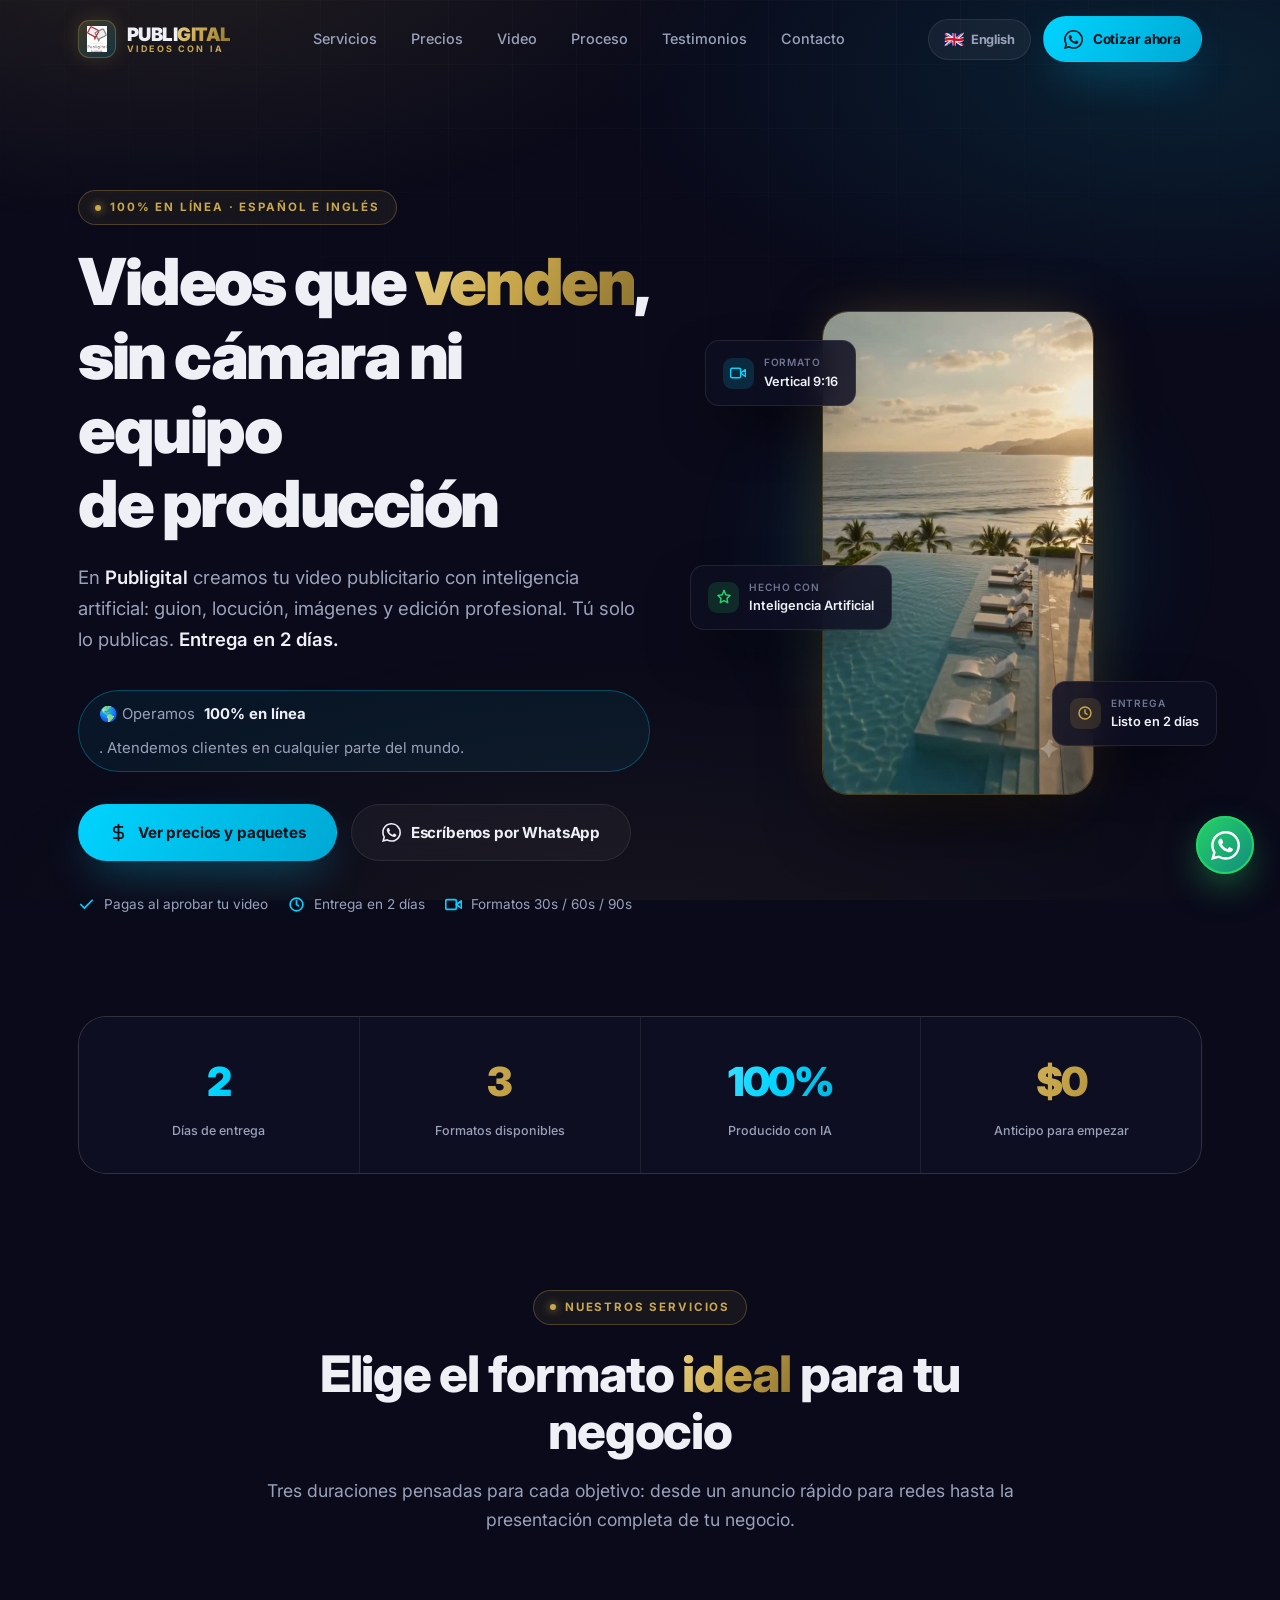
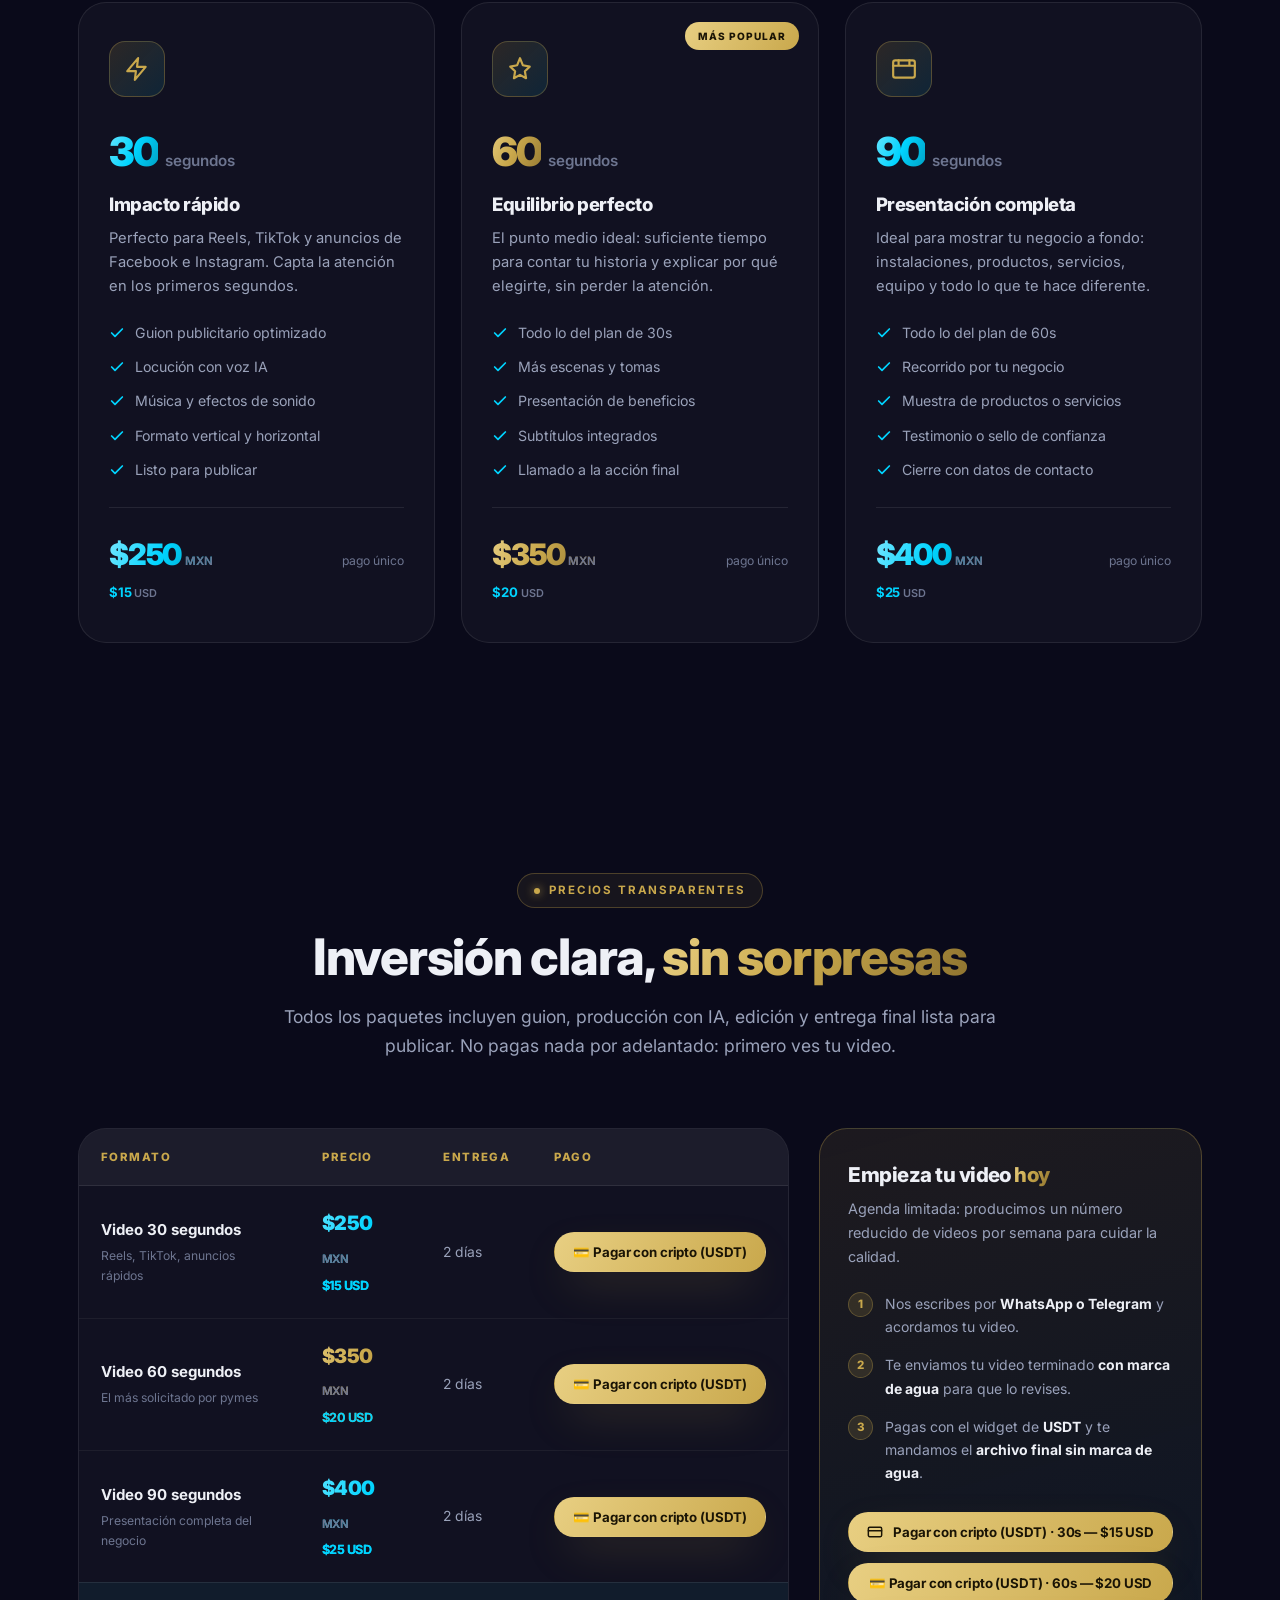
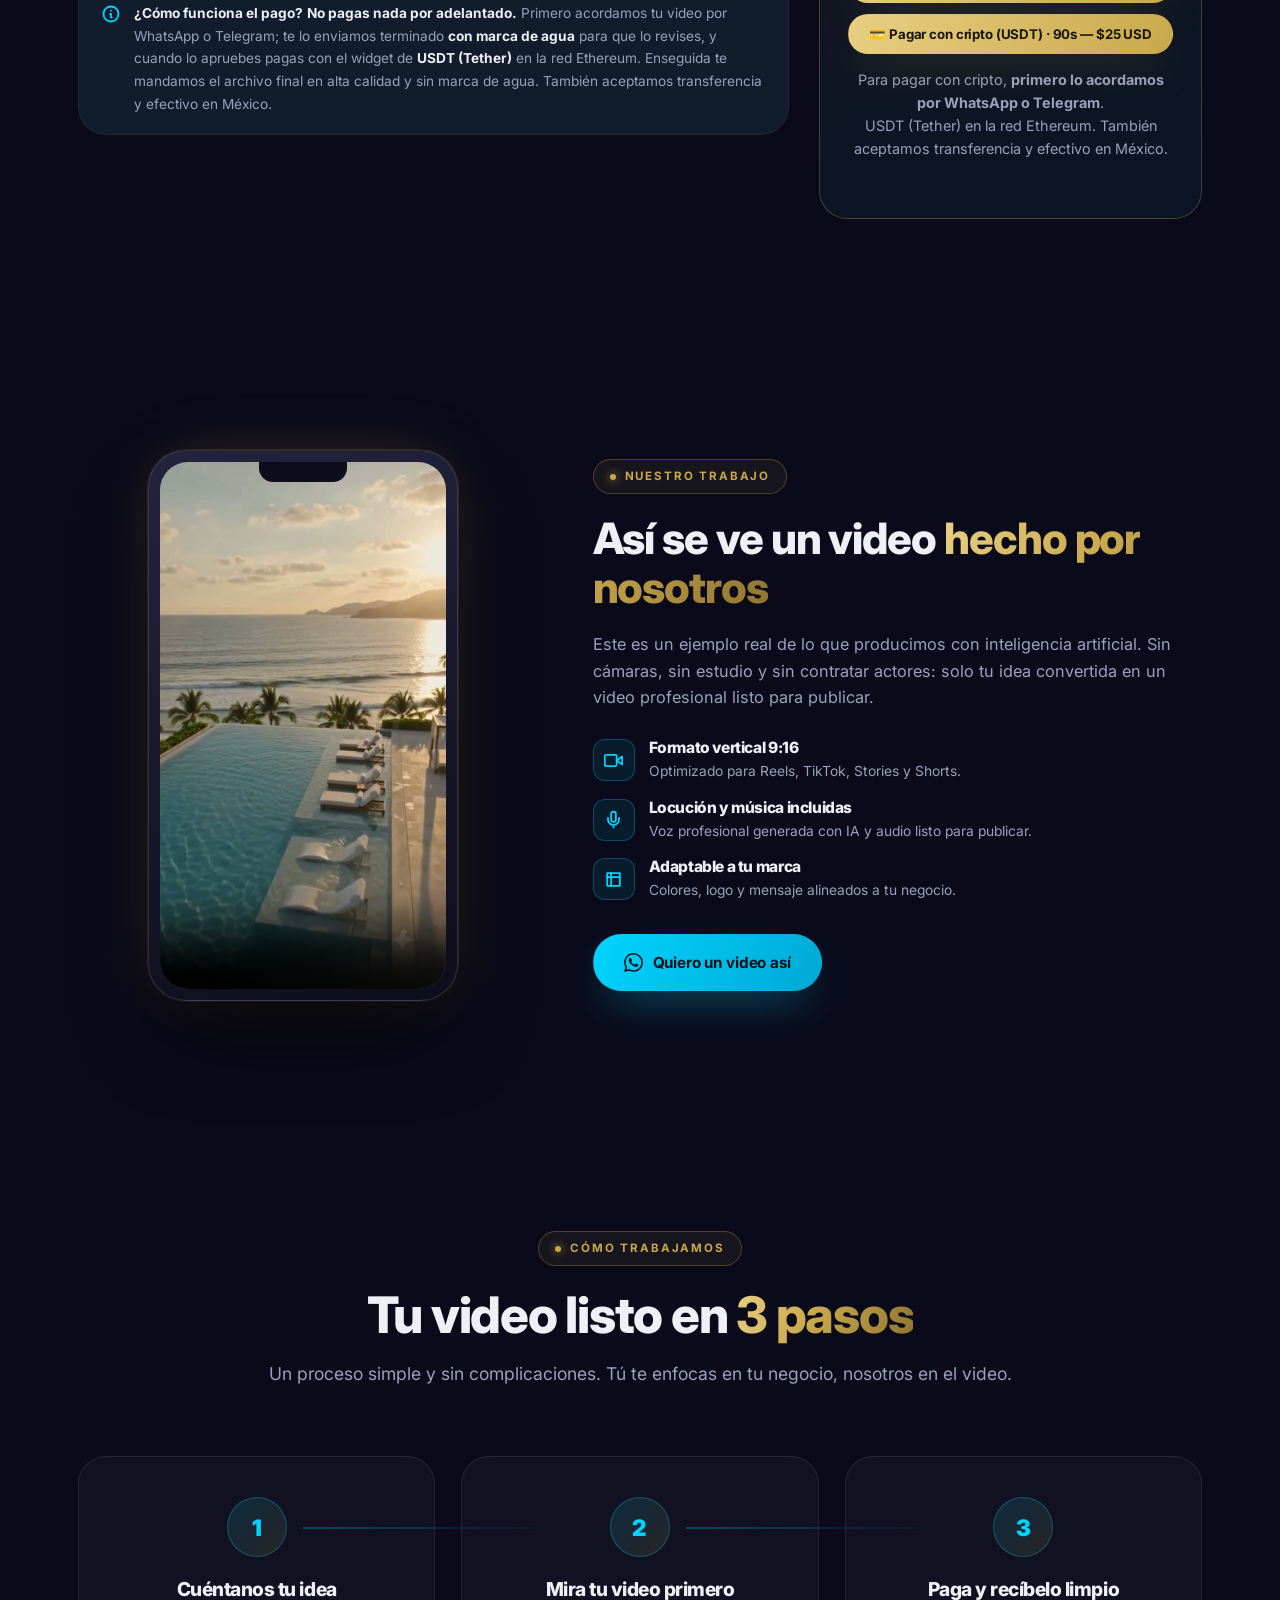
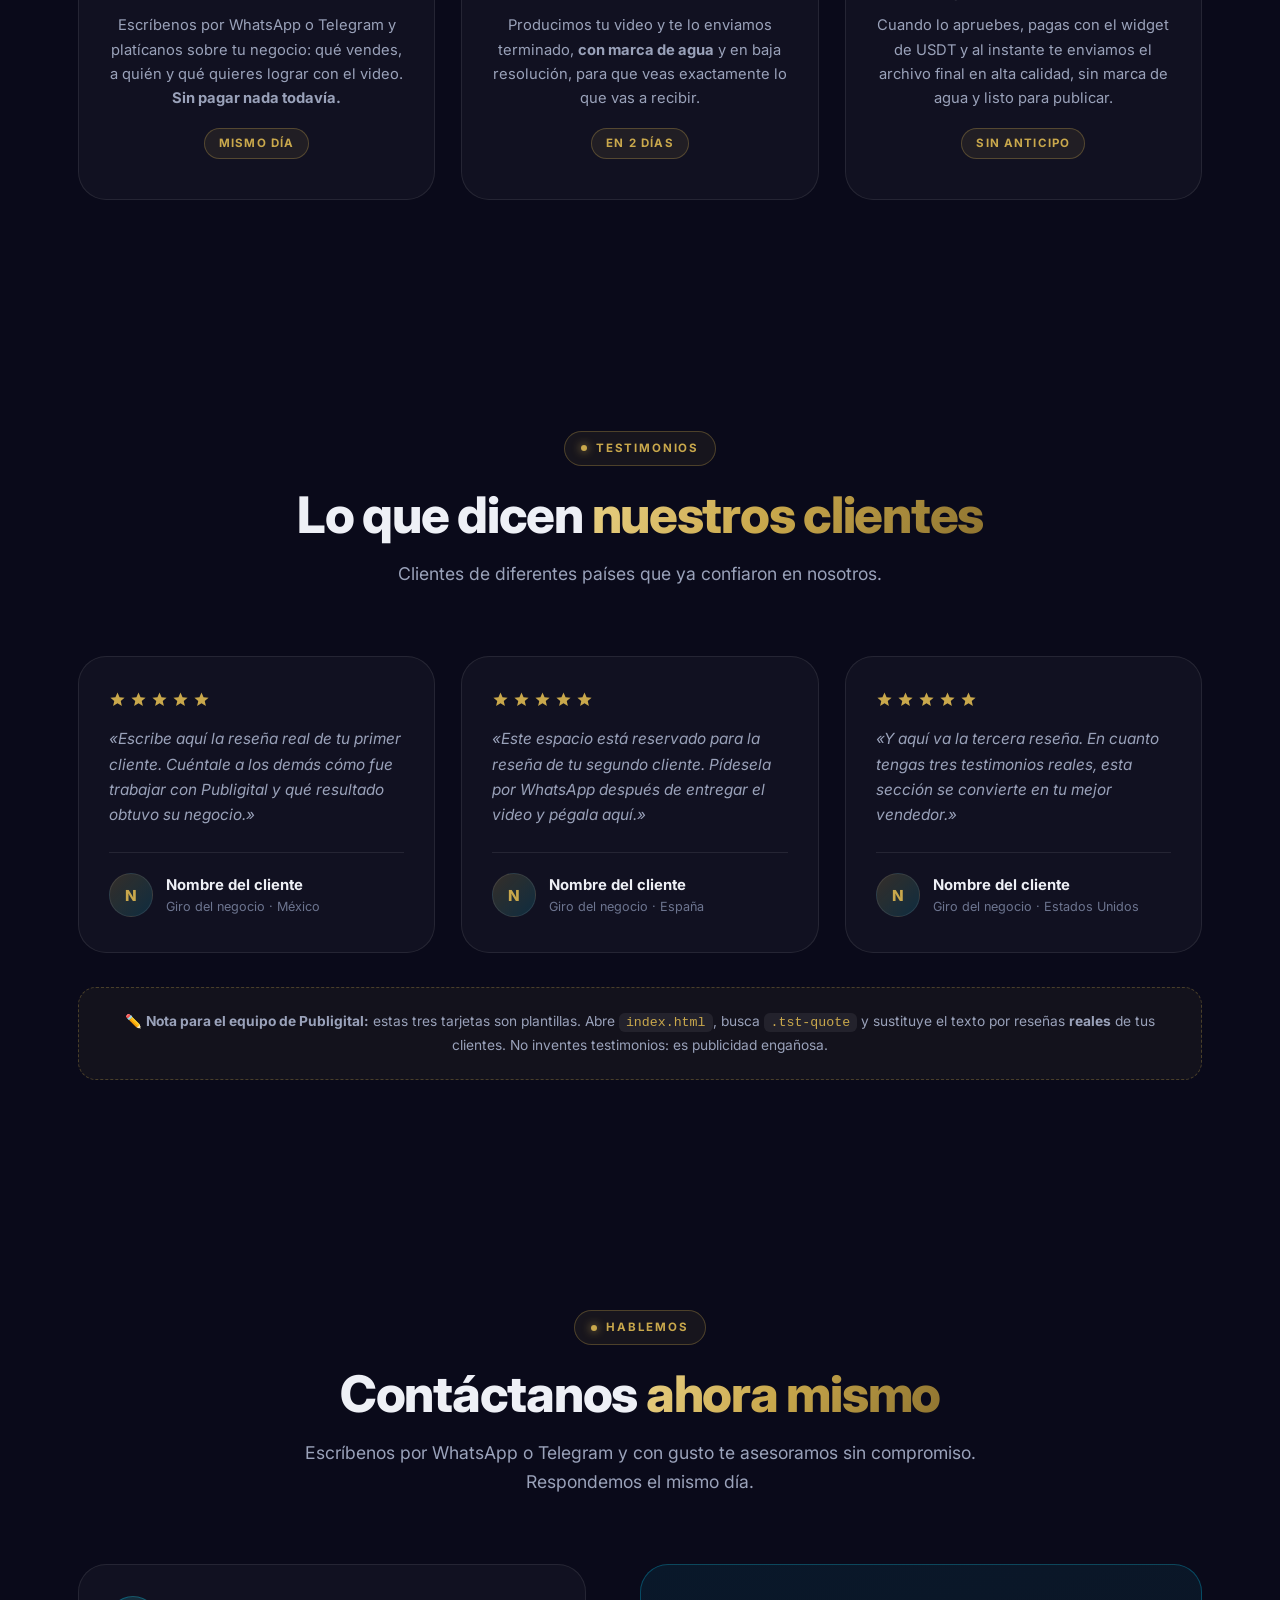
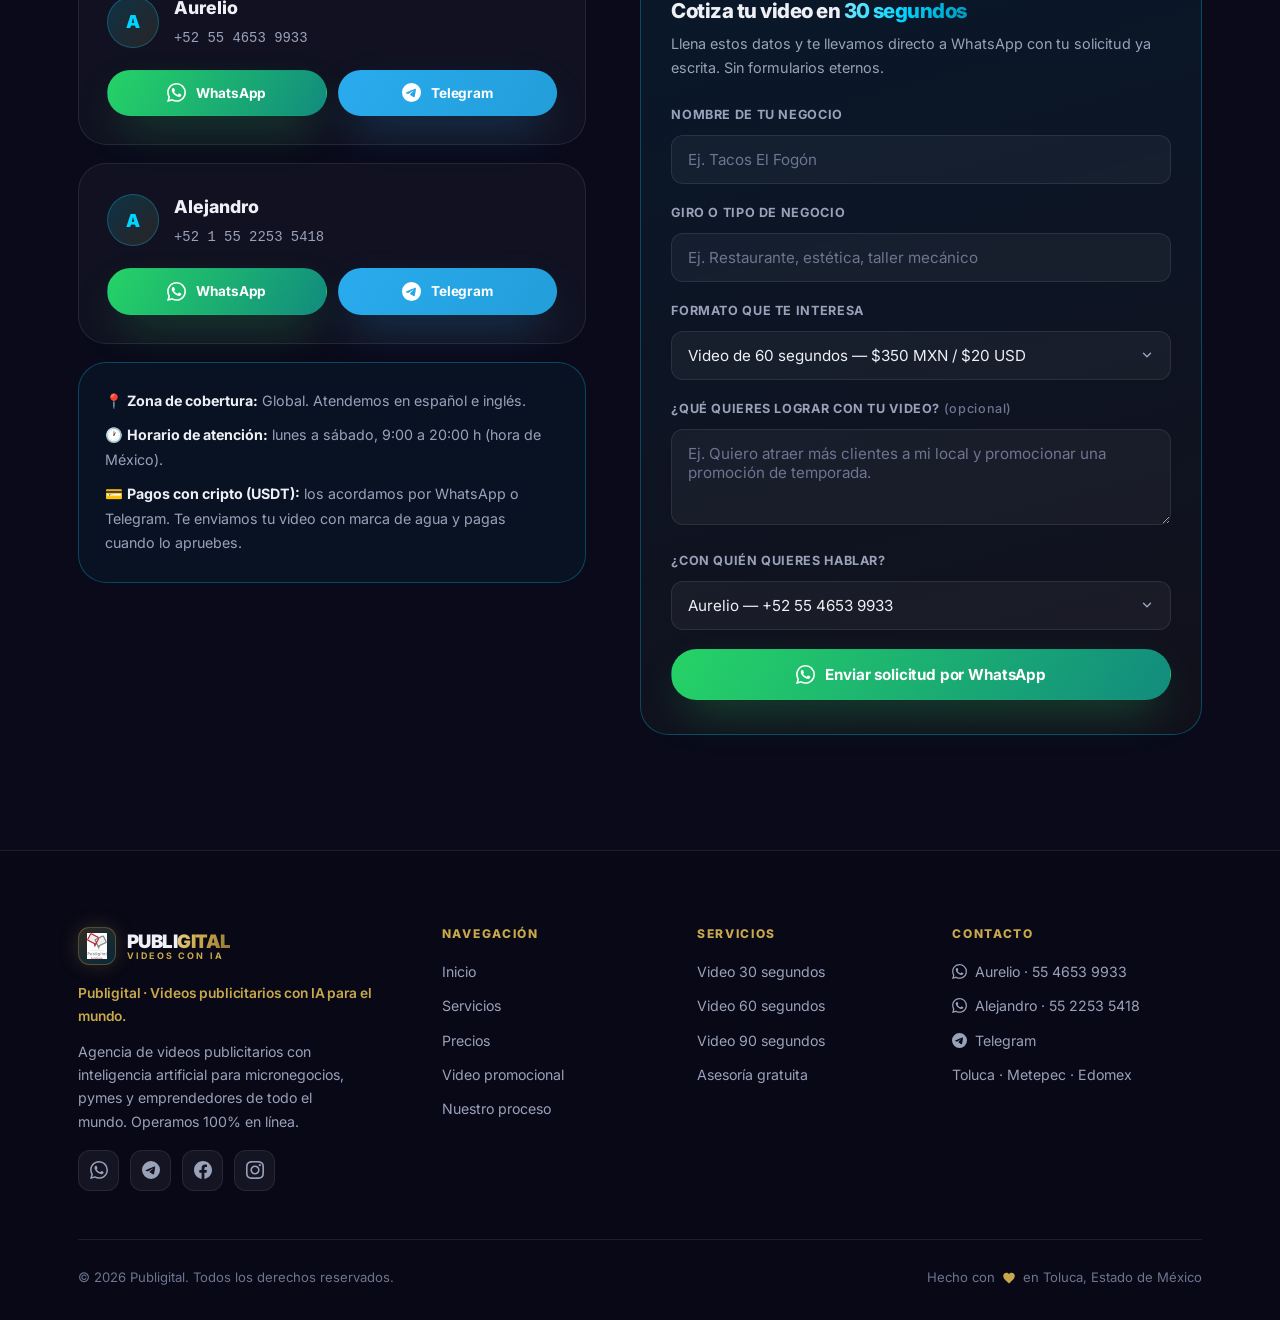
<file: index.html>
<!DOCTYPE html>
<html lang="es">
<head>
<meta charset="UTF-8">
<meta name="viewport" content="width=device-width, initial-scale=1.0">
<title>Publigital | Videos publicitarios con IA en Toluca y Metepec</title>
<meta name="description" content="Creamos videos publicitarios con inteligencia artificial para micronegocios, pymes y emprendedores de todo el mundo. Sin cámara ni equipo de producción. Entrega en 2 días. Desde $250 MXN / $15 USD. Aceptamos USDT.">
<meta name="keywords" content="videos publicitarios, inteligencia artificial, publicidad para negocios, video con IA, marketing digital, videos en ingles, pagos con USDT, agencia de video online">
<meta name="author" content="Publigital">
<meta name="theme-color" content="#0a0a1a">
<meta name="robots" content="index, follow">

<!-- Open Graph / Redes sociales -->
<meta property="og:type" content="website">
<meta property="og:title" content="Publigital | Videos publicitarios con IA">
<meta property="og:description" content="Videos terminados y listos para publicar. Sin cámara ni equipo de producción. Entrega en 2 días. Operamos 100% en línea en todo el mundo.">
<meta property="og:image" content="poster.jpg">
<meta property="og:locale" content="es_MX">
<meta name="twitter:card" content="summary_large_image">
<meta name="twitter:title" content="Publigital | Videos publicitarios con IA">
<meta name="twitter:description" content="Videos terminados y listos para publicar. Entrega en 2 días.">
<meta name="twitter:image" content="poster.jpg">

<link rel="icon" type="image/png" href="logo.png">
<link rel="apple-touch-icon" href="logo.png">

<!-- Versiones de idioma -->
<link rel="alternate" hreflang="es" href="https://superyeyo8482.github.io/publigital/index.html">
<link rel="alternate" hreflang="en" href="https://superyeyo8482.github.io/publigital/index_en.html">
<link rel="alternate" hreflang="x-default" href="https://superyeyo8482.github.io/publigital/index.html">

<link rel="preconnect" href="https://fonts.googleapis.com">
<link rel="preconnect" href="https://fonts.gstatic.com" crossorigin>
<link href="https://fonts.googleapis.com/css2?family=Inter:wght@300;400;500;600;700;800;900&display=swap" rel="stylesheet">

<!-- Datos estructurados para SEO local -->
<script type="application/ld+json">
{
  "@context": "https://schema.org",
  "@type": "LocalBusiness",
  "name": "Publigital",
  "description": "Agencia de videos publicitarios con inteligencia artificial para micronegocios, pymes y emprendedores.",
  "image": "logo.png",
  "telephone": "+525546539933",
  "priceRange": "$250 - $400 MXN",
  "areaServed": [
    { "@type": "City", "name": "Toluca" },
    { "@type": "City", "name": "Metepec" }
  ],
  "address": {
    "@type": "PostalAddress",
    "addressLocality": "Toluca",
    "addressRegion": "Estado de México",
    "addressCountry": "MX"
  },
  "makesOffer": [
    { "@type": "Offer", "name": "Video publicitario 30 segundos", "price": "250", "priceCurrency": "MXN" },
    { "@type": "Offer", "name": "Video publicitario 60 segundos", "price": "350", "priceCurrency": "MXN" },
    { "@type": "Offer", "name": "Video publicitario 90 segundos", "price": "400", "priceCurrency": "MXN" }
  ]
}
</script>

<link rel="stylesheet" href="styles.css">
</head>
<body>

<!-- ============================== NAVBAR ============================== -->
<header class="nav" id="nav">
  <div class="container nav-inner">
    <a href="#inicio" class="brand" aria-label="Publigital, inicio">
      <span class="brand-mark"><img src="logo.png" alt="Logo de Publigital"></span>
      <span class="brand-text">
        <span class="brand-name">PUBLI<span class="grad-gold">GITAL</span></span>
        <span class="brand-tag">Videos con IA</span>
      </span>
    </a>

    <nav class="nav-links" id="navLinks" aria-label="Navegación principal">
      <a href="#servicios">Servicios</a>
      <a href="#precios">Precios</a>
      <a href="#video">Video</a>
      <a href="#proceso">Proceso</a>
      <a href="#testimonios">Testimonios</a>
      <a href="#contacto">Contacto</a>
    </nav>

    <div class="nav-cta">
      <a class="lang-switch" href="index_en.html" hreflang="en" title="Read this page in English">
        <span class="flag">🇬🇧</span> English
      </a>
      <a class="btn btn-primary btn-sm keep" href="https://wa.me/525546539933?text=Hola%20Publigital%2C%20quiero%20un%20video%20publicitario%20para%20mi%20negocio." target="_blank" rel="noopener">
        <svg viewBox="0 0 24 24" fill="currentColor" aria-hidden="true"><path d="M17.472 14.382c-.297-.149-1.758-.867-2.03-.967-.273-.099-.471-.148-.67.15-.197.297-.767.966-.94 1.164-.173.199-.347.223-.644.075-.297-.15-1.255-.463-2.39-1.475-.883-.788-1.48-1.761-1.653-2.059-.173-.297-.018-.458.13-.606.134-.133.298-.347.446-.52.149-.174.198-.298.298-.497.099-.198.05-.371-.025-.52-.075-.149-.669-1.612-.916-2.207-.242-.579-.487-.5-.669-.51-.173-.008-.371-.01-.57-.01-.198 0-.52.074-.792.372-.272.297-1.04 1.016-1.04 2.479 0 1.462 1.065 2.875 1.213 3.074.149.198 2.096 3.2 5.077 4.487.709.306 1.262.489 1.694.625.712.227 1.36.195 1.872.118.571-.085 1.758-.719 2.006-1.413.248-.694.248-1.289.173-1.413-.074-.124-.272-.198-.57-.347m-5.421 7.403h-.004a9.87 9.87 0 01-5.031-1.378l-.361-.214-3.741.982.998-3.648-.235-.374a9.86 9.86 0 01-1.51-5.26c.001-5.45 4.436-9.884 9.888-9.884 2.64 0 5.122 1.03 6.988 2.898a9.825 9.825 0 012.893 6.994c-.003 5.45-4.437 9.884-9.885 9.884m8.413-18.297A11.815 11.815 0 0012.05 0C5.495 0 .16 5.335.157 11.892c0 2.096.547 4.142 1.588 5.945L.057 24l6.305-1.654a11.882 11.882 0 005.683 1.448h.005c6.554 0 11.89-5.335 11.893-11.893a11.821 11.821 0 00-3.48-8.413Z"/></svg>
        Cotizar ahora
      </a>
      <button class="burger" id="burger" aria-label="Abrir menú" aria-expanded="false" aria-controls="navLinks">
        <span></span><span></span><span></span>
      </button>
    </div>
  </div>
</header>

<main>

<!-- ============================== HERO ============================== -->
<section class="hero" id="inicio">
  <div class="container hero-grid">
    <div class="hero-content">
      <span class="eyebrow reveal"><span class="dot"></span> 100% en línea · Español e inglés</span>

      <h1 class="reveal d1">
        Videos que <span class="grad-gold">venden</span>,<br>
        sin cámara ni equipo<br>
        de producción
      </h1>

      <p class="hero-sub reveal d2">
        En <strong>Publigital</strong> creamos tu video publicitario con inteligencia artificial:
        guion, locución, imágenes y edición profesional. Tú solo lo publicas.
        <strong>Entrega en 2 días.</strong>
      </p>

      <p class="hero-global reveal d2">
        🌎 Operamos <strong>100% en línea</strong>. Atendemos clientes en cualquier parte del mundo.
      </p>

      <div class="hero-cta reveal d3">
        <a href="#precios" class="btn btn-primary">
          <svg viewBox="0 0 24 24" fill="none" stroke="currentColor" stroke-width="2.2" stroke-linecap="round" stroke-linejoin="round" aria-hidden="true"><path d="M12 2v20M17 5H9.5a3.5 3.5 0 000 7h5a3.5 3.5 0 010 7H6"/></svg>
          Ver precios y paquetes
        </a>
        <a href="https://wa.me/525546539933?text=Hola%20Publigital%2C%20quiero%20un%20video%20publicitario%20para%20mi%20negocio." target="_blank" rel="noopener" class="btn btn-ghost">
          <svg viewBox="0 0 24 24" fill="currentColor" aria-hidden="true"><path d="M17.472 14.382c-.297-.149-1.758-.867-2.03-.967-.273-.099-.471-.148-.67.15-.197.297-.767.966-.94 1.164-.173.199-.347.223-.644.075-.297-.15-1.255-.463-2.39-1.475-.883-.788-1.48-1.761-1.653-2.059-.173-.297-.018-.458.13-.606.134-.133.298-.347.446-.52.149-.174.198-.298.298-.497.099-.198.05-.371-.025-.52-.075-.149-.669-1.612-.916-2.207-.242-.579-.487-.5-.669-.51-.173-.008-.371-.01-.57-.01-.198 0-.52.074-.792.372-.272.297-1.04 1.016-1.04 2.479 0 1.462 1.065 2.875 1.213 3.074.149.198 2.096 3.2 5.077 4.487.709.306 1.262.489 1.694.625.712.227 1.36.195 1.872.118.571-.085 1.758-.719 2.006-1.413.248-.694.248-1.289.173-1.413-.074-.124-.272-.198-.57-.347m-5.421 7.403h-.004a9.87 9.87 0 01-5.031-1.378l-.361-.214-3.741.982.998-3.648-.235-.374a9.86 9.86 0 01-1.51-5.26c.001-5.45 4.436-9.884 9.888-9.884 2.64 0 5.122 1.03 6.988 2.898a9.825 9.825 0 012.893 6.994c-.003 5.45-4.437 9.884-9.885 9.884m8.413-18.297A11.815 11.815 0 0012.05 0C5.495 0 .16 5.335.157 11.892c0 2.096.547 4.142 1.588 5.945L.057 24l6.305-1.654a11.882 11.882 0 005.683 1.448h.005c6.554 0 11.89-5.335 11.893-11.893a11.821 11.821 0 00-3.48-8.413Z"/></svg>
          Escríbenos por WhatsApp
        </a>
      </div>

      <div class="hero-trust reveal d4">
        <span class="trust-item">
          <svg viewBox="0 0 24 24" fill="none" stroke="currentColor" stroke-width="2.4" stroke-linecap="round" stroke-linejoin="round" aria-hidden="true"><path d="M20 6L9 17l-5-5"/></svg>
          Pagas al aprobar tu video
        </span>
        <span class="trust-item">
          <svg viewBox="0 0 24 24" fill="none" stroke="currentColor" stroke-width="2.4" stroke-linecap="round" stroke-linejoin="round" aria-hidden="true"><circle cx="12" cy="12" r="9"/><path d="M12 7v5l3 2"/></svg>
          Entrega en 2 días
        </span>
        <span class="trust-item">
          <svg viewBox="0 0 24 24" fill="none" stroke="currentColor" stroke-width="2.4" stroke-linecap="round" stroke-linejoin="round" aria-hidden="true"><path d="M23 7l-7 5 7 5V7z"/><rect x="1" y="5" width="15" height="14" rx="2"/></svg>
          Formatos 30s / 60s / 90s
        </span>
      </div>
    </div>

    <div class="hero-visual">
      <div class="hero-glow" aria-hidden="true"></div>
      <div class="hero-video">
        <video autoplay loop muted playsinline preload="auto" poster="poster.jpg"
               aria-label="Video animado de presentacion de Publigital">
          <source src="promo_publigital_web.mp4" type="video/mp4">
          Tu navegador no soporta el elemento de video.
        </video>
      </div>

      <div class="float-card fc-1">
        <span class="fc-ico"><svg viewBox="0 0 24 24" fill="none" stroke="currentColor" stroke-width="2.2" stroke-linecap="round" stroke-linejoin="round"><path d="M23 7l-7 5 7 5V7z"/><rect x="1" y="5" width="15" height="14" rx="2"/></svg></span>
        <span><span class="fc-lbl">Formato</span>Vertical 9:16</span>
      </div>

      <div class="float-card fc-2">
        <span class="fc-ico"><svg viewBox="0 0 24 24" fill="none" stroke="currentColor" stroke-width="2.2" stroke-linecap="round" stroke-linejoin="round"><circle cx="12" cy="12" r="9"/><path d="M12 7v5l3 2"/></svg></span>
        <span><span class="fc-lbl">Entrega</span>Listo en 2 días</span>
      </div>

      <div class="float-card fc-3">
        <span class="fc-ico"><svg viewBox="0 0 24 24" fill="none" stroke="currentColor" stroke-width="2.2" stroke-linecap="round" stroke-linejoin="round"><path d="M12 2l2.6 6.5L21 9.8l-4.5 4.3 1.1 6.4L12 17.4 6.4 20.5l1.1-6.4L3 9.8l6.4-1.3L12 2z"/></svg></span>
        <span><span class="fc-lbl">Hecho con</span>Inteligencia Artificial</span>
      </div>
    </div>
  </div>
</section>

<!-- ============================== STATS ============================== -->
<section class="stats">
  <div class="container">
    <div class="stats-grid reveal">
      <div class="stat">
        <div class="stat-num grad-blue">2</div>
        <div class="stat-lbl">Días de entrega</div>
      </div>
      <div class="stat">
        <div class="stat-num grad-gold">3</div>
        <div class="stat-lbl">Formatos disponibles</div>
      </div>
      <div class="stat">
        <div class="stat-num grad-blue">100%</div>
        <div class="stat-lbl">Producido con IA</div>
      </div>
      <div class="stat">
        <div class="stat-num grad-gold">$0</div>
        <div class="stat-lbl">Anticipo para empezar</div>
      </div>
    </div>
  </div>
</section>

<!-- ============================== SERVICIOS ============================== -->
<section id="servicios">
  <div class="container">
    <div class="section-head reveal">
      <span class="eyebrow"><span class="dot"></span> Nuestros servicios</span>
      <h2 class="section-title">Elige el formato <span class="grad-gold">ideal</span> para tu negocio</h2>
      <p class="section-sub">Tres duraciones pensadas para cada objetivo: desde un anuncio rápido para redes hasta la presentación completa de tu negocio.</p>
    </div>

    <div class="cards-3">
      <!-- Servicio 30s -->
      <article class="svc reveal d1">
        <div class="svc-ico">
          <svg viewBox="0 0 24 24" fill="none" stroke="currentColor" stroke-width="2" stroke-linecap="round" stroke-linejoin="round"><path d="M13 2L3 14h8l-1 8 10-12h-8l1-8z"/></svg>
        </div>
        <div class="svc-dur"><b class="grad-blue">30</b><span>segundos</span></div>
        <h3>Impacto rápido</h3>
        <p>Perfecto para Reels, TikTok y anuncios de Facebook e Instagram. Capta la atención en los primeros segundos.</p>
        <ul class="svc-list">
          <li><svg viewBox="0 0 24 24" fill="none" stroke="currentColor" stroke-width="2.6" stroke-linecap="round" stroke-linejoin="round"><path d="M20 6L9 17l-5-5"/></svg> Guion publicitario optimizado</li>
          <li><svg viewBox="0 0 24 24" fill="none" stroke="currentColor" stroke-width="2.6" stroke-linecap="round" stroke-linejoin="round"><path d="M20 6L9 17l-5-5"/></svg> Locución con voz IA</li>
          <li><svg viewBox="0 0 24 24" fill="none" stroke="currentColor" stroke-width="2.6" stroke-linecap="round" stroke-linejoin="round"><path d="M20 6L9 17l-5-5"/></svg> Música y efectos de sonido</li>
          <li><svg viewBox="0 0 24 24" fill="none" stroke="currentColor" stroke-width="2.6" stroke-linecap="round" stroke-linejoin="round"><path d="M20 6L9 17l-5-5"/></svg> Formato vertical y horizontal</li>
          <li><svg viewBox="0 0 24 24" fill="none" stroke="currentColor" stroke-width="2.6" stroke-linecap="round" stroke-linejoin="round"><path d="M20 6L9 17l-5-5"/></svg> Listo para publicar</li>
        </ul>
        <div class="svc-price">
          <div class="svc-price-inner">
            <span class="amt grad-blue">$250 <small>MXN</small></span>
            <span class="svc-usd">$15 <small>USD</small></span>
          </div>
          <span class="per">pago único</span>
        </div>
      </article>

      <!-- Servicio 60s -->
      <article class="svc reveal d2">
        <span class="badge-pop">Más popular</span>
        <div class="svc-ico">
          <svg viewBox="0 0 24 24" fill="none" stroke="currentColor" stroke-width="2" stroke-linecap="round" stroke-linejoin="round"><path d="M12 2l2.6 6.5L21 9.8l-4.5 4.3 1.1 6.4L12 17.4 6.4 20.5l1.1-6.4L3 9.8l6.4-1.3L12 2z"/></svg>
        </div>
        <div class="svc-dur"><b class="grad-gold">60</b><span>segundos</span></div>
        <h3>Equilibrio perfecto</h3>
        <p>El punto medio ideal: suficiente tiempo para contar tu historia y explicar por qué elegirte, sin perder la atención.</p>
        <ul class="svc-list">
          <li><svg viewBox="0 0 24 24" fill="none" stroke="currentColor" stroke-width="2.6" stroke-linecap="round" stroke-linejoin="round"><path d="M20 6L9 17l-5-5"/></svg> Todo lo del plan de 30s</li>
          <li><svg viewBox="0 0 24 24" fill="none" stroke="currentColor" stroke-width="2.6" stroke-linecap="round" stroke-linejoin="round"><path d="M20 6L9 17l-5-5"/></svg> Más escenas y tomas</li>
          <li><svg viewBox="0 0 24 24" fill="none" stroke="currentColor" stroke-width="2.6" stroke-linecap="round" stroke-linejoin="round"><path d="M20 6L9 17l-5-5"/></svg> Presentación de beneficios</li>
          <li><svg viewBox="0 0 24 24" fill="none" stroke="currentColor" stroke-width="2.6" stroke-linecap="round" stroke-linejoin="round"><path d="M20 6L9 17l-5-5"/></svg> Subtítulos integrados</li>
          <li><svg viewBox="0 0 24 24" fill="none" stroke="currentColor" stroke-width="2.6" stroke-linecap="round" stroke-linejoin="round"><path d="M20 6L9 17l-5-5"/></svg> Llamado a la acción final</li>
        </ul>
        <div class="svc-price">
          <div class="svc-price-inner">
            <span class="amt grad-gold">$350 <small>MXN</small></span>
            <span class="svc-usd">$20 <small>USD</small></span>
          </div>
          <span class="per">pago único</span>
        </div>
      </article>

      <!-- Servicio 90s -->
      <article class="svc reveal d3">
        <div class="svc-ico">
          <svg viewBox="0 0 24 24" fill="none" stroke="currentColor" stroke-width="2" stroke-linecap="round" stroke-linejoin="round"><rect x="2" y="4" width="20" height="16" rx="2"/><path d="M2 9h20M7 4v5M17 4v5"/></svg>
        </div>
        <div class="svc-dur"><b class="grad-blue">90</b><span>segundos</span></div>
        <h3>Presentación completa</h3>
        <p>Ideal para mostrar tu negocio a fondo: instalaciones, productos, servicios, equipo y todo lo que te hace diferente.</p>
        <ul class="svc-list">
          <li><svg viewBox="0 0 24 24" fill="none" stroke="currentColor" stroke-width="2.6" stroke-linecap="round" stroke-linejoin="round"><path d="M20 6L9 17l-5-5"/></svg> Todo lo del plan de 60s</li>
          <li><svg viewBox="0 0 24 24" fill="none" stroke="currentColor" stroke-width="2.6" stroke-linecap="round" stroke-linejoin="round"><path d="M20 6L9 17l-5-5"/></svg> Recorrido por tu negocio</li>
          <li><svg viewBox="0 0 24 24" fill="none" stroke="currentColor" stroke-width="2.6" stroke-linecap="round" stroke-linejoin="round"><path d="M20 6L9 17l-5-5"/></svg> Muestra de productos o servicios</li>
          <li><svg viewBox="0 0 24 24" fill="none" stroke="currentColor" stroke-width="2.6" stroke-linecap="round" stroke-linejoin="round"><path d="M20 6L9 17l-5-5"/></svg> Testimonio o sello de confianza</li>
          <li><svg viewBox="0 0 24 24" fill="none" stroke="currentColor" stroke-width="2.6" stroke-linecap="round" stroke-linejoin="round"><path d="M20 6L9 17l-5-5"/></svg> Cierre con datos de contacto</li>
        </ul>
        <div class="svc-price">
          <div class="svc-price-inner">
            <span class="amt grad-blue">$400 <small>MXN</small></span>
            <span class="svc-usd">$25 <small>USD</small></span>
          </div>
          <span class="per">pago único</span>
        </div>
      </article>
    </div>
  </div>
</section>

<!-- ============================== PRECIOS ============================== -->
<section id="precios">
  <div class="container">
    <div class="section-head reveal">
      <span class="eyebrow"><span class="dot"></span> Precios transparentes</span>
      <h2 class="section-title">Inversión clara, <span class="grad-gold">sin sorpresas</span></h2>
      <p class="section-sub">Todos los paquetes incluyen guion, producción con IA, edición y entrega final lista para publicar. No pagas nada por adelantado: primero ves tu video.</p>
    </div>

    <div class="pricing-wrap">
      <div class="table-card reveal d1">
        <div class="table-scroll">
          <table>
            <caption class="sr-only" style="position:absolute;width:1px;height:1px;overflow:hidden;clip:rect(0,0,0,0);">Tabla de precios de videos publicitarios de Publigital</caption>
            <thead>
              <tr>
                <th scope="col">Formato</th>
                <th scope="col">Precio</th>
                <th scope="col">Entrega</th>
                <th scope="col">Pago</th>
              </tr>
            </thead>
            <tbody>
              <tr>
                <td class="td-format">Video 30 segundos<small>Reels, TikTok, anuncios rápidos</small></td>
                <td class="td-price grad-blue">$250 <span style="font-size:.72rem;font-weight:600;color:var(--text-dim);">MXN</span><span class="td-usd">$15 USD</span></td>
                <td class="td-time">2 días</td>
                <td><button class="btn btn-crypto crypto-btn" data-plan="v30" type="button">💳 Pagar con cripto (USDT)</button></td>
              </tr>
              <tr>
                <td class="td-format">Video 60 segundos<small>El más solicitado por pymes</small></td>
                <td class="td-price grad-gold">$350 <span style="font-size:.72rem;font-weight:600;color:var(--text-dim);">MXN</span><span class="td-usd">$20 USD</span></td>
                <td class="td-time">2 días</td>
                <td><button class="btn btn-crypto crypto-btn" data-plan="v60" type="button">💳 Pagar con cripto (USDT)</button></td>
              </tr>
              <tr>
                <td class="td-format">Video 90 segundos<small>Presentación completa del negocio</small></td>
                <td class="td-price grad-blue">$400 <span style="font-size:.72rem;font-weight:600;color:var(--text-dim);">MXN</span><span class="td-usd">$25 USD</span></td>
                <td class="td-time">2 días</td>
                <td><button class="btn btn-crypto crypto-btn" data-plan="v90" type="button">💳 Pagar con cripto (USDT)</button></td>
              </tr>
            </tbody>
          </table>
        </div>
        <div class="pay-note">
          <svg viewBox="0 0 24 24" fill="none" stroke="currentColor" stroke-width="2.2" stroke-linecap="round" stroke-linejoin="round"><circle cx="12" cy="12" r="9"/><path d="M12 8h.01M11 12h1v4h1"/></svg>
          <p><b>¿Cómo funciona el pago?</b> <b>No pagas nada por adelantado.</b> Primero acordamos tu video por WhatsApp o Telegram; te lo enviamos terminado <b>con marca de agua</b> para que lo revises, y cuando lo apruebes pagas con el widget de <b>USDT (Tether)</b> en la red Ethereum. Enseguida te mandamos el archivo final en alta calidad y sin marca de agua. También aceptamos transferencia y efectivo en México.</p>
        </div>
      </div>

      <aside class="pay-card reveal d2">
        <h3>Empieza tu video <span class="grad-gold">hoy</span></h3>
        <p>Agenda limitada: producimos un número reducido de videos por semana para cuidar la calidad.</p>

        <div class="pay-steps">
          <div class="pay-step"><span class="n">1</span><span>Nos escribes por <b>WhatsApp o Telegram</b> y acordamos tu video.</span></div>
          <div class="pay-step"><span class="n">2</span><span>Te enviamos tu video terminado <b>con marca de agua</b> para que lo revises.</span></div>
          <div class="pay-step"><span class="n">3</span><span>Pagas con el widget de <b>USDT</b> y te mandamos el <b>archivo final sin marca de agua</b>.</span></div>
        </div>

        <div class="pay-btns">
          <button class="btn btn-crypto btn-block crypto-btn" data-plan="v30" type="button">
            <svg viewBox="0 0 24 24" fill="none" stroke="currentColor" stroke-width="2.2" stroke-linecap="round" stroke-linejoin="round"><rect x="2" y="5" width="20" height="14" rx="2"/><path d="M2 10h20"/></svg>
            Pagar con cripto (USDT) · 30s — $15 USD
          </button>
          <button class="btn btn-crypto btn-block crypto-btn" data-plan="v60" type="button">💳 Pagar con cripto (USDT) · 60s — $20 USD</button>
          <button class="btn btn-crypto btn-block crypto-btn" data-plan="v90" type="button">💳 Pagar con cripto (USDT) · 90s — $25 USD</button>
        </div>
        <p class="pay-methods">Para pagar con cripto, <b>primero lo acordamos por WhatsApp o Telegram</b>.<br>USDT (Tether) en la red Ethereum. También aceptamos transferencia y efectivo en México.</p>
      </aside>
    </div>
  </div>
</section>

<!-- ============================== VIDEO ============================== -->
<section id="video">
  <div class="container video-grid">
    <div class="phone reveal">
      <div class="phone-screen">
        <video
          controls
          playsinline
          preload="none"
          poster="poster.jpg"
          aria-label="Video promocional de Publigital">
          <source src="promo_publigital_web.mp4" type="video/mp4">
          Tu navegador no puede reproducir este video.
          <a href="promo_publigital_web.mp4">Descárgalo aquí</a>.
        </video>
        <div class="phone-glare" aria-hidden="true"></div>
      </div>
    </div>

    <div class="video-copy reveal d1">
      <span class="eyebrow"><span class="dot"></span> Nuestro trabajo</span>
      <h2>Así se ve un video <span class="grad-gold">hecho por nosotros</span></h2>
      <p>Este es un ejemplo real de lo que producimos con inteligencia artificial. Sin cámaras, sin estudio y sin contratar actores: solo tu idea convertida en un video profesional listo para publicar.</p>

      <div class="video-feats">
        <div class="vf">
          <span class="vf-ico"><svg viewBox="0 0 24 24" fill="none" stroke="currentColor" stroke-width="2.2" stroke-linecap="round" stroke-linejoin="round"><path d="M23 7l-7 5 7 5V7z"/><rect x="1" y="5" width="15" height="14" rx="2"/></svg></span>
          <div>
            <h4>Formato vertical 9:16</h4>
            <p>Optimizado para Reels, TikTok, Stories y Shorts.</p>
          </div>
        </div>
        <div class="vf">
          <span class="vf-ico"><svg viewBox="0 0 24 24" fill="none" stroke="currentColor" stroke-width="2.2" stroke-linecap="round" stroke-linejoin="round"><path d="M12 2a3 3 0 00-3 3v7a3 3 0 006 0V5a3 3 0 00-3-3z"/><path d="M19 10v2a7 7 0 01-14 0v-2M12 19v3"/></svg></span>
          <div>
            <h4>Locución y música incluidas</h4>
            <p>Voz profesional generada con IA y audio listo para publicar.</p>
          </div>
        </div>
        <div class="vf">
          <span class="vf-ico"><svg viewBox="0 0 24 24" fill="none" stroke="currentColor" stroke-width="2.2" stroke-linecap="round" stroke-linejoin="round"><path d="M4 4h16v16H4z"/><path d="M4 9h16M9 4v16"/></svg></span>
          <div>
            <h4>Adaptable a tu marca</h4>
            <p>Colores, logo y mensaje alineados a tu negocio.</p>
          </div>
        </div>
      </div>

      <a href="https://wa.me/525546539933?text=Hola%20Publigital%2C%20vi%20su%20video%20promocional%20y%20quiero%20uno%20para%20mi%20negocio." target="_blank" rel="noopener" class="btn btn-primary">
        <svg viewBox="0 0 24 24" fill="currentColor" aria-hidden="true"><path d="M17.472 14.382c-.297-.149-1.758-.867-2.03-.967-.273-.099-.471-.148-.67.15-.197.297-.767.966-.94 1.164-.173.199-.347.223-.644.075-.297-.15-1.255-.463-2.39-1.475-.883-.788-1.48-1.761-1.653-2.059-.173-.297-.018-.458.13-.606.134-.133.298-.347.446-.52.149-.174.198-.298.298-.497.099-.198.05-.371-.025-.52-.075-.149-.669-1.612-.916-2.207-.242-.579-.487-.5-.669-.51-.173-.008-.371-.01-.57-.01-.198 0-.52.074-.792.372-.272.297-1.04 1.016-1.04 2.479 0 1.462 1.065 2.875 1.213 3.074.149.198 2.096 3.2 5.077 4.487.709.306 1.262.489 1.694.625.712.227 1.36.195 1.872.118.571-.085 1.758-.719 2.006-1.413.248-.694.248-1.289.173-1.413-.074-.124-.272-.198-.57-.347m-5.421 7.403h-.004a9.87 9.87 0 01-5.031-1.378l-.361-.214-3.741.982.998-3.648-.235-.374a9.86 9.86 0 01-1.51-5.26c.001-5.45 4.436-9.884 9.888-9.884 2.64 0 5.122 1.03 6.988 2.898a9.825 9.825 0 012.893 6.994c-.003 5.45-4.437 9.884-9.885 9.884m8.413-18.297A11.815 11.815 0 0012.05 0C5.495 0 .16 5.335.157 11.892c0 2.096.547 4.142 1.588 5.945L.057 24l6.305-1.654a11.882 11.882 0 005.683 1.448h.005c6.554 0 11.89-5.335 11.893-11.893a11.821 11.821 0 00-3.48-8.413Z"/></svg>
        Quiero un video así
      </a>
    </div>
  </div>
</section>

<!-- ============================== PROCESO ============================== -->
<section id="proceso">
  <div class="container">
    <div class="section-head reveal">
      <span class="eyebrow"><span class="dot"></span> Cómo trabajamos</span>
      <h2 class="section-title">Tu video listo en <span class="grad-gold">3 pasos</span></h2>
      <p class="section-sub">Un proceso simple y sin complicaciones. Tú te enfocas en tu negocio, nosotros en el video.</p>
    </div>

    <div class="steps">
      <article class="step reveal d1">
        <div class="step-num">1</div>
        <h3>Cuéntanos tu idea</h3>
        <p>Escríbenos por WhatsApp o Telegram y platícanos sobre tu negocio: qué vendes, a quién y qué quieres lograr con el video. <b>Sin pagar nada todavía.</b></p>
        <span class="step-time">Mismo día</span>
      </article>

      <article class="step reveal d2">
        <div class="step-num">2</div>
        <h3>Mira tu video primero</h3>
        <p>Producimos tu video y te lo enviamos terminado, <b>con marca de agua</b> y en baja resolución, para que veas exactamente lo que vas a recibir.</p>
        <span class="step-time">En 2 días</span>
      </article>

      <article class="step reveal d3">
        <div class="step-num">3</div>
        <h3>Paga y recíbelo limpio</h3>
        <p>Cuando lo apruebes, pagas con el widget de USDT y al instante te enviamos el archivo final en alta calidad, sin marca de agua y listo para publicar.</p>
        <span class="step-time">Sin anticipo</span>
      </article>
    </div>
  </div>
</section>

<!-- ============================== TESTIMONIOS ============================== -->
<section id="testimonios">
  <div class="container">
    <div class="section-head reveal">
      <span class="eyebrow"><span class="dot"></span> Testimonios</span>
      <h2 class="section-title">Lo que dicen <span class="grad-gold">nuestros clientes</span></h2>
      <p class="section-sub">Clientes de diferentes países que ya confiaron en nosotros.</p>
    </div>

    <!--
      ══════════════════════════════════════════════════════════════
      CÓMO AGREGAR RESEÑAS REALES
      Reemplaza el texto de .tst-quote con la reseña verdadera y
      actualiza las iniciales (.tst-avatar), el nombre (.tst-name)
      y el giro del negocio (.tst-role).
      ⚠️ No publiques testimonios inventados: es publicidad engañosa
      y puede meterte en problemas legales.
      ══════════════════════════════════════════════════════════════
    -->
    <div class="tst-grid">
      <article class="tst reveal d1">
        <div class="tst-stars" aria-label="5 de 5 estrellas">
          <svg viewBox="0 0 24 24" fill="currentColor"><path d="M12 2l2.9 6.9 7.1.6-5.4 4.7 1.6 7L12 17.3 5.8 21.2l1.6-7L2 9.5l7.1-.6L12 2z"/></svg>
          <svg viewBox="0 0 24 24" fill="currentColor"><path d="M12 2l2.9 6.9 7.1.6-5.4 4.7 1.6 7L12 17.3 5.8 21.2l1.6-7L2 9.5l7.1-.6L12 2z"/></svg>
          <svg viewBox="0 0 24 24" fill="currentColor"><path d="M12 2l2.9 6.9 7.1.6-5.4 4.7 1.6 7L12 17.3 5.8 21.2l1.6-7L2 9.5l7.1-.6L12 2z"/></svg>
          <svg viewBox="0 0 24 24" fill="currentColor"><path d="M12 2l2.9 6.9 7.1.6-5.4 4.7 1.6 7L12 17.3 5.8 21.2l1.6-7L2 9.5l7.1-.6L12 2z"/></svg>
          <svg viewBox="0 0 24 24" fill="currentColor"><path d="M12 2l2.9 6.9 7.1.6-5.4 4.7 1.6 7L12 17.3 5.8 21.2l1.6-7L2 9.5l7.1-.6L12 2z"/></svg>
        </div>
        <p class="tst-quote">«Escribe aquí la reseña real de tu primer cliente. Cuéntale a los demás cómo fue trabajar con Publigital y qué resultado obtuvo su negocio.»</p>
        <div class="tst-author">
          <div class="tst-avatar">N</div>
          <div>
            <div class="tst-name">Nombre del cliente</div>
            <div class="tst-role">Giro del negocio · México</div>
          </div>
        </div>
      </article>

      <article class="tst reveal d2">
        <div class="tst-stars" aria-label="5 de 5 estrellas">
          <svg viewBox="0 0 24 24" fill="currentColor"><path d="M12 2l2.9 6.9 7.1.6-5.4 4.7 1.6 7L12 17.3 5.8 21.2l1.6-7L2 9.5l7.1-.6L12 2z"/></svg>
          <svg viewBox="0 0 24 24" fill="currentColor"><path d="M12 2l2.9 6.9 7.1.6-5.4 4.7 1.6 7L12 17.3 5.8 21.2l1.6-7L2 9.5l7.1-.6L12 2z"/></svg>
          <svg viewBox="0 0 24 24" fill="currentColor"><path d="M12 2l2.9 6.9 7.1.6-5.4 4.7 1.6 7L12 17.3 5.8 21.2l1.6-7L2 9.5l7.1-.6L12 2z"/></svg>
          <svg viewBox="0 0 24 24" fill="currentColor"><path d="M12 2l2.9 6.9 7.1.6-5.4 4.7 1.6 7L12 17.3 5.8 21.2l1.6-7L2 9.5l7.1-.6L12 2z"/></svg>
          <svg viewBox="0 0 24 24" fill="currentColor"><path d="M12 2l2.9 6.9 7.1.6-5.4 4.7 1.6 7L12 17.3 5.8 21.2l1.6-7L2 9.5l7.1-.6L12 2z"/></svg>
        </div>
        <p class="tst-quote">«Este espacio está reservado para la reseña de tu segundo cliente. Pídesela por WhatsApp después de entregar el video y pégala aquí.»</p>
        <div class="tst-author">
          <div class="tst-avatar">N</div>
          <div>
            <div class="tst-name">Nombre del cliente</div>
            <div class="tst-role">Giro del negocio · España</div>
          </div>
        </div>
      </article>

      <article class="tst reveal d3">
        <div class="tst-stars" aria-label="5 de 5 estrellas">
          <svg viewBox="0 0 24 24" fill="currentColor"><path d="M12 2l2.9 6.9 7.1.6-5.4 4.7 1.6 7L12 17.3 5.8 21.2l1.6-7L2 9.5l7.1-.6L12 2z"/></svg>
          <svg viewBox="0 0 24 24" fill="currentColor"><path d="M12 2l2.9 6.9 7.1.6-5.4 4.7 1.6 7L12 17.3 5.8 21.2l1.6-7L2 9.5l7.1-.6L12 2z"/></svg>
          <svg viewBox="0 0 24 24" fill="currentColor"><path d="M12 2l2.9 6.9 7.1.6-5.4 4.7 1.6 7L12 17.3 5.8 21.2l1.6-7L2 9.5l7.1-.6L12 2z"/></svg>
          <svg viewBox="0 0 24 24" fill="currentColor"><path d="M12 2l2.9 6.9 7.1.6-5.4 4.7 1.6 7L12 17.3 5.8 21.2l1.6-7L2 9.5l7.1-.6L12 2z"/></svg>
          <svg viewBox="0 0 24 24" fill="currentColor"><path d="M12 2l2.9 6.9 7.1.6-5.4 4.7 1.6 7L12 17.3 5.8 21.2l1.6-7L2 9.5l7.1-.6L12 2z"/></svg>
        </div>
        <p class="tst-quote">«Y aquí va la tercera reseña. En cuanto tengas tres testimonios reales, esta sección se convierte en tu mejor vendedor.»</p>
        <div class="tst-author">
          <div class="tst-avatar">N</div>
          <div>
            <div class="tst-name">Nombre del cliente</div>
            <div class="tst-role">Giro del negocio · Estados Unidos</div>
          </div>
        </div>
      </article>
    </div>

    <p class="tst-placeholder reveal">
      ✏️ <b>Nota para el equipo de Publigital:</b> estas tres tarjetas son plantillas.
      Abre <code>index.html</code>, busca <code>.tst-quote</code> y sustituye el texto por reseñas
      <b>reales</b> de tus clientes. No inventes testimonios: es publicidad engañosa.
    </p>
  </div>
</section>

<!-- ============================== CONTACTO ============================== -->
<section id="contacto">
  <div class="container">
    <div class="section-head reveal">
      <span class="eyebrow"><span class="dot"></span> Hablemos</span>
      <h2 class="section-title">Contáctanos <span class="grad-gold">ahora mismo</span></h2>
      <p class="section-sub">Escríbenos por WhatsApp o Telegram y con gusto te asesoramos sin compromiso. Respondemos el mismo día.</p>
    </div>

    <div class="contact-grid">
      <div class="reveal d1">
        <!-- Contacto Aurelio -->
        <article class="agent">
          <div class="agent-head">
            <div class="agent-avatar">A</div>
            <div>
              <div class="agent-name">Aurelio</div>
              <a class="agent-phone" href="tel:+525546539933">+52 55 4653 9933</a>
            </div>
          </div>
          <div class="agent-btns">
            <a class="btn btn-wa btn-sm" href="https://wa.me/525546539933?text=Hola%20Aurelio%2C%20quiero%20informaci%C3%B3n%20sobre%20los%20videos%20publicitarios%20de%20Publigital." target="_blank" rel="noopener">
              <svg viewBox="0 0 24 24" fill="currentColor" aria-hidden="true"><path d="M17.472 14.382c-.297-.149-1.758-.867-2.03-.967-.273-.099-.471-.148-.67.15-.197.297-.767.966-.94 1.164-.173.199-.347.223-.644.075-.297-.15-1.255-.463-2.39-1.475-.883-.788-1.48-1.761-1.653-2.059-.173-.297-.018-.458.13-.606.134-.133.298-.347.446-.52.149-.174.198-.298.298-.497.099-.198.05-.371-.025-.52-.075-.149-.669-1.612-.916-2.207-.242-.579-.487-.5-.669-.51-.173-.008-.371-.01-.57-.01-.198 0-.52.074-.792.372-.272.297-1.04 1.016-1.04 2.479 0 1.462 1.065 2.875 1.213 3.074.149.198 2.096 3.2 5.077 4.487.709.306 1.262.489 1.694.625.712.227 1.36.195 1.872.118.571-.085 1.758-.719 2.006-1.413.248-.694.248-1.289.173-1.413-.074-.124-.272-.198-.57-.347m-5.421 7.403h-.004a9.87 9.87 0 01-5.031-1.378l-.361-.214-3.741.982.998-3.648-.235-.374a9.86 9.86 0 01-1.51-5.26c.001-5.45 4.436-9.884 9.888-9.884 2.64 0 5.122 1.03 6.988 2.898a9.825 9.825 0 012.893 6.994c-.003 5.45-4.437 9.884-9.885 9.884m8.413-18.297A11.815 11.815 0 0012.05 0C5.495 0 .16 5.335.157 11.892c0 2.096.547 4.142 1.588 5.945L.057 24l6.305-1.654a11.882 11.882 0 005.683 1.448h.005c6.554 0 11.89-5.335 11.893-11.893a11.821 11.821 0 00-3.48-8.413Z"/></svg>
              WhatsApp
            </a>
            <a class="btn btn-tg btn-sm" href="https://t.me/+525546539933" target="_blank" rel="noopener">
              <svg viewBox="0 0 24 24" fill="currentColor" aria-hidden="true"><path d="M11.944 0A12 12 0 000 12a12 12 0 0012 12 12 12 0 0012-12A12 12 0 0012 0a12 12 0 00-.056 0zm4.962 7.224c.1-.002.321.023.465.14a.506.506 0 01.171.325c.016.093.036.306.02.472-.18 1.898-.962 6.502-1.36 8.627-.168.9-.499 1.201-.82 1.23-.696.065-1.225-.46-1.9-.902-1.056-.693-1.653-1.124-2.678-1.8-1.185-.78-.417-1.21.258-1.91.177-.184 3.247-2.977 3.307-3.23.007-.032.014-.15-.056-.212s-.174-.041-.249-.024c-.106.024-1.793 1.14-5.061 3.345-.48.33-.913.49-1.302.48-.428-.008-1.252-.241-1.865-.44-.752-.245-1.349-.374-1.297-.789.027-.216.325-.437.893-.663 3.498-1.524 5.83-2.529 6.998-3.014 3.332-1.386 4.025-1.627 4.476-1.635z"/></svg>
              Telegram
            </a>
          </div>
        </article>

        <!-- Contacto Alejandro -->
        <article class="agent">
          <div class="agent-head">
            <div class="agent-avatar">A</div>
            <div>
              <div class="agent-name">Alejandro</div>
              <a class="agent-phone" href="tel:+5215522535418">+52 1 55 2253 5418</a>
            </div>
          </div>
          <div class="agent-btns">
            <a class="btn btn-wa btn-sm" href="https://wa.me/5215522535418?text=Hola%20Alejandro%2C%20quiero%20informaci%C3%B3n%20sobre%20los%20videos%20publicitarios%20de%20Publigital." target="_blank" rel="noopener">
              <svg viewBox="0 0 24 24" fill="currentColor" aria-hidden="true"><path d="M17.472 14.382c-.297-.149-1.758-.867-2.03-.967-.273-.099-.471-.148-.67.15-.197.297-.767.966-.94 1.164-.173.199-.347.223-.644.075-.297-.15-1.255-.463-2.39-1.475-.883-.788-1.48-1.761-1.653-2.059-.173-.297-.018-.458.13-.606.134-.133.298-.347.446-.52.149-.174.198-.298.298-.497.099-.198.05-.371-.025-.52-.075-.149-.669-1.612-.916-2.207-.242-.579-.487-.5-.669-.51-.173-.008-.371-.01-.57-.01-.198 0-.52.074-.792.372-.272.297-1.04 1.016-1.04 2.479 0 1.462 1.065 2.875 1.213 3.074.149.198 2.096 3.2 5.077 4.487.709.306 1.262.489 1.694.625.712.227 1.36.195 1.872.118.571-.085 1.758-.719 2.006-1.413.248-.694.248-1.289.173-1.413-.074-.124-.272-.198-.57-.347m-5.421 7.403h-.004a9.87 9.87 0 01-5.031-1.378l-.361-.214-3.741.982.998-3.648-.235-.374a9.86 9.86 0 01-1.51-5.26c.001-5.45 4.436-9.884 9.888-9.884 2.64 0 5.122 1.03 6.988 2.898a9.825 9.825 0 012.893 6.994c-.003 5.45-4.437 9.884-9.885 9.884m8.413-18.297A11.815 11.815 0 0012.05 0C5.495 0 .16 5.335.157 11.892c0 2.096.547 4.142 1.588 5.945L.057 24l6.305-1.654a11.882 11.882 0 005.683 1.448h.005c6.554 0 11.89-5.335 11.893-11.893a11.821 11.821 0 00-3.48-8.413Z"/></svg>
              WhatsApp
            </a>
            <a class="btn btn-tg btn-sm" href="https://t.me/+5215522535418" target="_blank" rel="noopener">
              <svg viewBox="0 0 24 24" fill="currentColor" aria-hidden="true"><path d="M11.944 0A12 12 0 000 12a12 12 0 0012 12 12 12 0 0012-12A12 12 0 0012 0a12 12 0 00-.056 0zm4.962 7.224c.1-.002.321.023.465.14a.506.506 0 01.171.325c.016.093.036.306.02.472-.18 1.898-.962 6.502-1.36 8.627-.168.9-.499 1.201-.82 1.23-.696.065-1.225-.46-1.9-.902-1.056-.693-1.653-1.124-2.678-1.8-1.185-.78-.417-1.21.258-1.91.177-.184 3.247-2.977 3.307-3.23.007-.032.014-.15-.056-.212s-.174-.041-.249-.024c-.106.024-1.793 1.14-5.061 3.345-.48.33-.913.49-1.302.48-.428-.008-1.252-.241-1.865-.44-.752-.245-1.349-.374-1.297-.789.027-.216.325-.437.893-.663 3.498-1.524 5.83-2.529 6.998-3.014 3.332-1.386 4.025-1.627 4.476-1.635z"/></svg>
              Telegram
            </a>
          </div>
        </article>

        <div class="info-card">
          <p>📍 <b>Zona de cobertura:</b> Global. Atendemos en español e inglés.</p>
          <p>🕐 <b>Horario de atención:</b> lunes a sábado, 9:00 a 20:00 h (hora de México).</p>
          <p>💳 <b>Pagos con cripto (USDT):</b> los acordamos por WhatsApp o Telegram. Te enviamos tu video con marca de agua y pagas cuando lo apruebes.</p>
        </div>
      </div>

      <!-- Cotizador -->
      <div class="quote-card reveal d2">
        <h3>Cotiza tu video en <span class="grad-blue">30 segundos</span></h3>
        <p>Llena estos datos y te llevamos directo a WhatsApp con tu solicitud ya escrita. Sin formularios eternos.</p>

        <form id="quoteForm" novalidate>
          <div class="field">
            <label for="qNombre">Nombre de tu negocio</label>
            <input type="text" id="qNombre" name="nombre" placeholder="Ej. Tacos El Fogón" autocomplete="organization" required>
          </div>

          <div class="field">
            <label for="qGiro">Giro o tipo de negocio</label>
            <input type="text" id="qGiro" name="giro" placeholder="Ej. Restaurante, estética, taller mecánico" required>
          </div>

          <div class="field">
            <label for="qFormato">Formato que te interesa</label>
            <select id="qFormato" name="formato">
              <option value="30 segundos ($250 MXN / $15 USD)">Video de 30 segundos — $250 MXN / $15 USD</option>
              <option value="60 segundos ($350 MXN / $20 USD)" selected>Video de 60 segundos — $350 MXN / $20 USD</option>
              <option value="90 segundos ($400 MXN / $25 USD)">Video de 90 segundos — $400 MXN / $25 USD</option>
              <option value="aún no lo sé">Todavía no lo sé, quiero asesoría</option>
            </select>
          </div>

          <div class="field">
            <label for="qMensaje">¿Qué quieres lograr con tu video? <span style="text-transform:none;font-weight:500;color:var(--text-dim);">(opcional)</span></label>
            <textarea id="qMensaje" name="mensaje" placeholder="Ej. Quiero atraer más clientes a mi local y promocionar una promoción de temporada."></textarea>
          </div>

          <div class="field">
            <label for="qAgente">¿Con quién quieres hablar?</label>
            <select id="qAgente" name="agente">
              <option value="aurelio" selected>Aurelio — +52 55 4653 9933</option>
              <option value="alejandro">Alejandro — +52 1 55 2253 5418</option>
            </select>
          </div>

          <button type="submit" class="btn btn-wa btn-block">
            <svg viewBox="0 0 24 24" fill="currentColor" aria-hidden="true"><path d="M17.472 14.382c-.297-.149-1.758-.867-2.03-.967-.273-.099-.471-.148-.67.15-.197.297-.767.966-.94 1.164-.173.199-.347.223-.644.075-.297-.15-1.255-.463-2.39-1.475-.883-.788-1.48-1.761-1.653-2.059-.173-.297-.018-.458.13-.606.134-.133.298-.347.446-.52.149-.174.198-.298.298-.497.099-.198.05-.371-.025-.52-.075-.149-.669-1.612-.916-2.207-.242-.579-.487-.5-.669-.51-.173-.008-.371-.01-.57-.01-.198 0-.52.074-.792.372-.272.297-1.04 1.016-1.04 2.479 0 1.462 1.065 2.875 1.213 3.074.149.198 2.096 3.2 5.077 4.487.709.306 1.262.489 1.694.625.712.227 1.36.195 1.872.118.571-.085 1.758-.719 2.006-1.413.248-.694.248-1.289.173-1.413-.074-.124-.272-.198-.57-.347m-5.421 7.403h-.004a9.87 9.87 0 01-5.031-1.378l-.361-.214-3.741.982.998-3.648-.235-.374a9.86 9.86 0 01-1.51-5.26c.001-5.45 4.436-9.884 9.888-9.884 2.64 0 5.122 1.03 6.988 2.898a9.825 9.825 0 012.893 6.994c-.003 5.45-4.437 9.884-9.885 9.884m8.413-18.297A11.815 11.815 0 0012.05 0C5.495 0 .16 5.335.157 11.892c0 2.096.547 4.142 1.588 5.945L.057 24l6.305-1.654a11.882 11.882 0 005.683 1.448h.005c6.554 0 11.89-5.335 11.893-11.893a11.821 11.821 0 00-3.48-8.413Z"/></svg>
            Enviar solicitud por WhatsApp
          </button>

          <p id="quoteError" style="display:none;margin-top:14px;font-size:.85rem;color:#ff8080;text-align:center;"></p>
        </form>
      </div>
    </div>
  </div>
</section>

</main>

<!-- ============================== FOOTER ============================== -->
<footer>
  <div class="container">
    <div class="foot-grid">
      <div>
        <div class="foot-brand">
          <span class="brand-mark"><img src="logo.png" alt="Logo de Publigital"></span>
          <span class="brand-text">
            <span class="brand-name">PUBLI<span class="grad-gold">GITAL</span></span>
            <span class="brand-tag">Videos con IA</span>
          </span>
        </div>
        <p class="foot-tagline">Publigital · Videos publicitarios con IA para el mundo.</p>
        <p class="foot-desc">Agencia de videos publicitarios con inteligencia artificial para micronegocios, pymes y emprendedores de todo el mundo. Operamos 100% en línea.</p>
        <div class="socials">
          <a class="social wa" href="https://wa.me/525546539933" target="_blank" rel="noopener" aria-label="WhatsApp de Publigital">
            <svg viewBox="0 0 24 24" fill="currentColor" aria-hidden="true"><path d="M17.472 14.382c-.297-.149-1.758-.867-2.03-.967-.273-.099-.471-.148-.67.15-.197.297-.767.966-.94 1.164-.173.199-.347.223-.644.075-.297-.15-1.255-.463-2.39-1.475-.883-.788-1.48-1.761-1.653-2.059-.173-.297-.018-.458.13-.606.134-.133.298-.347.446-.52.149-.174.198-.298.298-.497.099-.198.05-.371-.025-.52-.075-.149-.669-1.612-.916-2.207-.242-.579-.487-.5-.669-.51-.173-.008-.371-.01-.57-.01-.198 0-.52.074-.792.372-.272.297-1.04 1.016-1.04 2.479 0 1.462 1.065 2.875 1.213 3.074.149.198 2.096 3.2 5.077 4.487.709.306 1.262.489 1.694.625.712.227 1.36.195 1.872.118.571-.085 1.758-.719 2.006-1.413.248-.694.248-1.289.173-1.413-.074-.124-.272-.198-.57-.347m-5.421 7.403h-.004a9.87 9.87 0 01-5.031-1.378l-.361-.214-3.741.982.998-3.648-.235-.374a9.86 9.86 0 01-1.51-5.26c.001-5.45 4.436-9.884 9.888-9.884 2.64 0 5.122 1.03 6.988 2.898a9.825 9.825 0 012.893 6.994c-.003 5.45-4.437 9.884-9.885 9.884m8.413-18.297A11.815 11.815 0 0012.05 0C5.495 0 .16 5.335.157 11.892c0 2.096.547 4.142 1.588 5.945L.057 24l6.305-1.654a11.882 11.882 0 005.683 1.448h.005c6.554 0 11.89-5.335 11.893-11.893a11.821 11.821 0 00-3.48-8.413Z"/></svg>
          </a>
          <a class="social tg" href="https://t.me/+525546539933" target="_blank" rel="noopener" aria-label="Telegram de Publigital">
            <svg viewBox="0 0 24 24" fill="currentColor" aria-hidden="true"><path d="M11.944 0A12 12 0 000 12a12 12 0 0012 12 12 12 0 0012-12A12 12 0 0012 0a12 12 0 00-.056 0zm4.962 7.224c.1-.002.321.023.465.14a.506.506 0 01.171.325c.016.093.036.306.02.472-.18 1.898-.962 6.502-1.36 8.627-.168.9-.499 1.201-.82 1.23-.696.065-1.225-.46-1.9-.902-1.056-.693-1.653-1.124-2.678-1.8-1.185-.78-.417-1.21.258-1.91.177-.184 3.247-2.977 3.307-3.23.007-.032.014-.15-.056-.212s-.174-.041-.249-.024c-.106.024-1.793 1.14-5.061 3.345-.48.33-.913.49-1.302.48-.428-.008-1.252-.241-1.865-.44-.752-.245-1.349-.374-1.297-.789.027-.216.325-.437.893-.663 3.498-1.524 5.83-2.529 6.998-3.014 3.332-1.386 4.025-1.627 4.476-1.635z"/></svg>
          </a>
          <a class="social fb" href="https://www.facebook.com/" target="_blank" rel="noopener" aria-label="Facebook de Publigital">
            <svg viewBox="0 0 24 24" fill="currentColor" aria-hidden="true"><path d="M24 12.073c0-6.627-5.373-12-12-12s-12 5.373-12 12c0 5.99 4.388 10.954 10.125 11.854v-8.385H7.078v-3.47h3.047V9.43c0-3.007 1.792-4.669 4.533-4.669 1.312 0 2.686.235 2.686.235v2.953H15.83c-1.491 0-1.956.925-1.956 1.874v2.25h3.328l-.532 3.47h-2.796v8.385C19.612 23.027 24 18.062 24 12.073z"/></svg>
          </a>
          <a class="social ig" href="https://www.instagram.com/" target="_blank" rel="noopener" aria-label="Instagram de Publigital">
            <svg viewBox="0 0 24 24" fill="currentColor" aria-hidden="true"><path d="M12 0C8.74 0 8.333.015 7.053.072 5.775.132 4.905.333 4.14.63c-.789.306-1.459.717-2.126 1.384S.935 3.35.63 4.14C.333 4.905.131 5.775.072 7.053.012 8.333 0 8.74 0 12s.015 3.667.072 4.947c.06 1.277.261 2.148.558 2.913.306.788.717 1.459 1.384 2.126.667.666 1.336 1.079 2.126 1.384.766.296 1.636.499 2.913.558C8.333 23.988 8.74 24 12 24s3.667-.015 4.947-.072c1.277-.06 2.148-.262 2.913-.558.788-.306 1.459-.718 2.126-1.384.666-.667 1.079-1.335 1.384-2.126.296-.765.499-1.636.558-2.913.06-1.28.072-1.687.072-4.947s-.015-3.667-.072-4.947c-.06-1.277-.262-2.149-.558-2.913-.306-.789-.718-1.459-1.384-2.126C21.319 1.347 20.651.935 19.86.63c-.765-.297-1.636-.499-2.913-.558C15.667.012 15.26 0 12 0zm0 2.16c3.203 0 3.585.016 4.85.071 1.17.055 1.805.249 2.227.415.562.217.96.477 1.382.896.419.42.679.819.896 1.381.164.422.36 1.057.413 2.227.057 1.266.07 1.646.07 4.85s-.015 3.585-.074 4.85c-.061 1.17-.256 1.805-.421 2.227-.224.562-.479.96-.899 1.382-.419.419-.824.679-1.38.896-.42.164-1.065.36-2.235.413-1.274.057-1.649.07-4.859.07-3.211 0-3.586-.015-4.859-.074-1.171-.061-1.816-.256-2.236-.421-.569-.224-.96-.479-1.379-.899-.421-.419-.69-.824-.9-1.38-.165-.42-.359-1.065-.42-2.235-.045-1.26-.061-1.649-.061-4.844 0-3.196.016-3.586.061-4.861.061-1.17.255-1.814.42-2.234.21-.57.479-.96.9-1.381.419-.419.81-.689 1.379-.898.42-.166 1.051-.361 2.221-.421 1.275-.045 1.65-.06 4.859-.06l.045.03zm0 3.678a6.162 6.162 0 100 12.324 6.162 6.162 0 000-12.324zM12 16c-2.21 0-4-1.79-4-4s1.79-4 4-4 4 1.79 4 4-1.79 4-4 4zm7.846-10.405a1.441 1.441 0 01-2.88 0 1.44 1.44 0 012.88 0z"/></svg>
          </a>
        </div>
      </div>

      <div>
        <h4 class="foot-h">Navegación</h4>
        <div class="foot-links">
          <a href="#inicio">Inicio</a>
          <a href="#servicios">Servicios</a>
          <a href="#precios">Precios</a>
          <a href="#video">Video promocional</a>
          <a href="#proceso">Nuestro proceso</a>
        </div>
      </div>

      <div>
        <h4 class="foot-h">Servicios</h4>
        <div class="foot-links">
          <a href="#servicios">Video 30 segundos</a>
          <a href="#servicios">Video 60 segundos</a>
          <a href="#servicios">Video 90 segundos</a>
          <a href="#contacto">Asesoría gratuita</a>
        </div>
      </div>

      <div>
        <h4 class="foot-h">Contacto</h4>
        <div class="foot-links">
          <a href="https://wa.me/525546539933" target="_blank" rel="noopener">
            <svg viewBox="0 0 24 24" fill="currentColor" style="width:15px;height:15px;" aria-hidden="true"><path d="M17.472 14.382c-.297-.149-1.758-.867-2.03-.967-.273-.099-.471-.148-.67.15-.197.297-.767.966-.94 1.164-.173.199-.347.223-.644.075-.297-.15-1.255-.463-2.39-1.475-.883-.788-1.48-1.761-1.653-2.059-.173-.297-.018-.458.13-.606.134-.133.298-.347.446-.52.149-.174.198-.298.298-.497.099-.198.05-.371-.025-.52-.075-.149-.669-1.612-.916-2.207-.242-.579-.487-.5-.669-.51-.173-.008-.371-.01-.57-.01-.198 0-.52.074-.792.372-.272.297-1.04 1.016-1.04 2.479 0 1.462 1.065 2.875 1.213 3.074.149.198 2.096 3.2 5.077 4.487.709.306 1.262.489 1.694.625.712.227 1.36.195 1.872.118.571-.085 1.758-.719 2.006-1.413.248-.694.248-1.289.173-1.413-.074-.124-.272-.198-.57-.347m-5.421 7.403h-.004a9.87 9.87 0 01-5.031-1.378l-.361-.214-3.741.982.998-3.648-.235-.374a9.86 9.86 0 01-1.51-5.26c.001-5.45 4.436-9.884 9.888-9.884 2.64 0 5.122 1.03 6.988 2.898a9.825 9.825 0 012.893 6.994c-.003 5.45-4.437 9.884-9.885 9.884m8.413-18.297A11.815 11.815 0 0012.05 0C5.495 0 .16 5.335.157 11.892c0 2.096.547 4.142 1.588 5.945L.057 24l6.305-1.654a11.882 11.882 0 005.683 1.448h.005c6.554 0 11.89-5.335 11.893-11.893a11.821 11.821 0 00-3.48-8.413Z"/></svg>
            Aurelio · 55 4653 9933
          </a>
          <a href="https://wa.me/5215522535418" target="_blank" rel="noopener">
            <svg viewBox="0 0 24 24" fill="currentColor" style="width:15px;height:15px;" aria-hidden="true"><path d="M17.472 14.382c-.297-.149-1.758-.867-2.03-.967-.273-.099-.471-.148-.67.15-.197.297-.767.966-.94 1.164-.173.199-.347.223-.644.075-.297-.15-1.255-.463-2.39-1.475-.883-.788-1.48-1.761-1.653-2.059-.173-.297-.018-.458.13-.606.134-.133.298-.347.446-.52.149-.174.198-.298.298-.497.099-.198.05-.371-.025-.52-.075-.149-.669-1.612-.916-2.207-.242-.579-.487-.5-.669-.51-.173-.008-.371-.01-.57-.01-.198 0-.52.074-.792.372-.272.297-1.04 1.016-1.04 2.479 0 1.462 1.065 2.875 1.213 3.074.149.198 2.096 3.2 5.077 4.487.709.306 1.262.489 1.694.625.712.227 1.36.195 1.872.118.571-.085 1.758-.719 2.006-1.413.248-.694.248-1.289.173-1.413-.074-.124-.272-.198-.57-.347m-5.421 7.403h-.004a9.87 9.87 0 01-5.031-1.378l-.361-.214-3.741.982.998-3.648-.235-.374a9.86 9.86 0 01-1.51-5.26c.001-5.45 4.436-9.884 9.888-9.884 2.64 0 5.122 1.03 6.988 2.898a9.825 9.825 0 012.893 6.994c-.003 5.45-4.437 9.884-9.885 9.884m8.413-18.297A11.815 11.815 0 0012.05 0C5.495 0 .16 5.335.157 11.892c0 2.096.547 4.142 1.588 5.945L.057 24l6.305-1.654a11.882 11.882 0 005.683 1.448h.005c6.554 0 11.89-5.335 11.893-11.893a11.821 11.821 0 00-3.48-8.413Z"/></svg>
            Alejandro · 55 2253 5418
          </a>
          <a href="https://t.me/+525546539933" target="_blank" rel="noopener">
            <svg viewBox="0 0 24 24" fill="currentColor" style="width:15px;height:15px;" aria-hidden="true"><path d="M11.944 0A12 12 0 000 12a12 12 0 0012 12 12 12 0 0012-12A12 12 0 0012 0a12 12 0 00-.056 0zm4.962 7.224c.1-.002.321.023.465.14a.506.506 0 01.171.325c.016.093.036.306.02.472-.18 1.898-.962 6.502-1.36 8.627-.168.9-.499 1.201-.82 1.23-.696.065-1.225-.46-1.9-.902-1.056-.693-1.653-1.124-2.678-1.8-1.185-.78-.417-1.21.258-1.91.177-.184 3.247-2.977 3.307-3.23.007-.032.014-.15-.056-.212s-.174-.041-.249-.024c-.106.024-1.793 1.14-5.061 3.345-.48.33-.913.49-1.302.48-.428-.008-1.252-.241-1.865-.44-.752-.245-1.349-.374-1.297-.789.027-.216.325-.437.893-.663 3.498-1.524 5.83-2.529 6.998-3.014 3.332-1.386 4.025-1.627 4.476-1.635z"/></svg>
            Telegram
          </a>
          <a href="#contacto">Toluca · Metepec · Edomex</a>
        </div>
      </div>
    </div>

    <div class="foot-bottom">
      <span>© <span id="year">2026</span> Publigital. Todos los derechos reservados.</span>
      <span class="made">
        Hecho con
        <svg viewBox="0 0 24 24" fill="currentColor" aria-hidden="true"><path d="M12 21.35l-1.45-1.32C5.4 15.36 2 12.28 2 8.5 2 5.42 4.42 3 7.5 3c1.74 0 3.41.81 4.5 2.09C13.09 3.81 14.76 3 16.5 3 19.58 3 22 5.42 22 8.5c0 3.78-3.4 6.86-8.55 11.54L12 21.35z"/></svg>
        en Toluca, Estado de México
      </span>
    </div>
  </div>
</footer>

<!-- WhatsApp flotante -->
<a class="wa-float" href="https://wa.me/525546539933?text=Hola%20Publigital%2C%20quiero%20un%20video%20publicitario%20para%20mi%20negocio." target="_blank" rel="noopener" aria-label="Escríbenos por WhatsApp">
  <svg viewBox="0 0 24 24" fill="currentColor" aria-hidden="true"><path d="M17.472 14.382c-.297-.149-1.758-.867-2.03-.967-.273-.099-.471-.148-.67.15-.197.297-.767.966-.94 1.164-.173.199-.347.223-.644.075-.297-.15-1.255-.463-2.39-1.475-.883-.788-1.48-1.761-1.653-2.059-.173-.297-.018-.458.13-.606.134-.133.298-.347.446-.52.149-.174.198-.298.298-.497.099-.198.05-.371-.025-.52-.075-.149-.669-1.612-.916-2.207-.242-.579-.487-.5-.669-.51-.173-.008-.371-.01-.57-.01-.198 0-.52.074-.792.372-.272.297-1.04 1.016-1.04 2.479 0 1.462 1.065 2.875 1.213 3.074.149.198 2.096 3.2 5.077 4.487.709.306 1.262.489 1.694.625.712.227 1.36.195 1.872.118.571-.085 1.758-.719 2.006-1.413.248-.694.248-1.289.173-1.413-.074-.124-.272-.198-.57-.347m-5.421 7.403h-.004a9.87 9.87 0 01-5.031-1.378l-.361-.214-3.741.982.998-3.648-.235-.374a9.86 9.86 0 01-1.51-5.26c.001-5.45 4.436-9.884 9.888-9.884 2.64 0 5.122 1.03 6.988 2.898a9.825 9.825 0 012.893 6.994c-.003 5.45-4.437 9.884-9.885 9.884m8.413-18.297A11.815 11.815 0 0012.05 0C5.495 0 .16 5.335.157 11.892c0 2.096.547 4.142 1.588 5.945L.057 24l6.305-1.654a11.882 11.882 0 005.683 1.448h.005c6.554 0 11.89-5.335 11.893-11.893a11.821 11.821 0 00-3.48-8.413Z"/></svg>
</a>

<!-- ============================== MODAL DE PAGO ============================== -->
<div class="modal" id="payModal" role="dialog" aria-modal="true" aria-labelledby="payModalTitle" aria-hidden="true">
  <div class="modal-backdrop" data-close></div>

  <div class="modal-box">
    <div class="modal-head">
      <h3 class="modal-title" id="payModalTitle">Pagar</h3>
      <button class="modal-close" type="button" aria-label="Cerrar" data-close>
        <svg viewBox="0 0 24 24" fill="none" stroke="currentColor" stroke-width="2.4" stroke-linecap="round"><path d="M18 6L6 18M6 6l12 12"/></svg>
      </button>
    </div>

    <p class="modal-sub">Pago seguro procesado por NOWPayments con <strong>USDT (Tether)</strong> en la red Ethereum. Paga aquí cuando ya viste tu <strong>vista previa con marca de agua</strong>; enseguida te enviamos el archivo final sin marca de agua.</p>

    <div class="modal-frame">
      <iframe id="payFrame" title="Widget de pago de NOWPayments" frameborder="0" scrolling="no" style="overflow-y:hidden;">Can't load widget</iframe>
    </div>

    <div class="modal-alt">
      <a class="btn btn-ghost btn-sm" id="payDirectLink" href="https://nowpayments.io/" target="_blank" rel="noopener">Abrir el pago en una pestaña nueva</a>
    </div>

    <p class="modal-note">
      <strong>Para pagar con cripto, primero lo acordamos por WhatsApp o Telegram</strong> y te enviamos tu video con marca de agua.<br>
      ¿Prefieres otro método de pago? Escríbenos por
      <a href="https://wa.me/525546539933" target="_blank" rel="noopener">WhatsApp</a>
      y te ayudamos con transferencia o efectivo en México.
    </p>
  </div>
</div>

<script>
/* ============================================================
   PUBLIGITAL — Configuración y comportamiento
   ============================================================ */

/* ------------------------------------------------------------
   ⚠️  SEGURIDAD — LEE ESTO ANTES DE TOCAR NADA
   ------------------------------------------------------------
   NUNCA pongas tu API Key de NOWPayments dentro de este archivo.
   Este archivo es público: cualquiera puede abrir el código fuente
   del sitio, copiar la clave y generar cobros a tu nombre.
   La API Key solo se usa desde un servidor, jamás en el navegador.

   Los pagos funcionan con enlaces de pago alojados en NOWPayments
   (mira el objeto PAGOS unas líneas más abajo). Para eso no hace
   falta ninguna clave.
   ------------------------------------------------------------ */

const PLANES = {
  v30: { nombre: 'Video de 30 segundos', anticipoMXN: '$125 MXN', anticipoUSD: '$7.50 USD', totalMXN: '$250 MXN', totalUSD: '$15 USD' },
  v60: { nombre: 'Video de 60 segundos', anticipoMXN: '$175 MXN', anticipoUSD: '$10 USD',   totalMXN: '$350 MXN', totalUSD: '$20 USD' },
  v90: { nombre: 'Video de 90 segundos', anticipoMXN: '$200 MXN', anticipoUSD: '$12.50 USD', totalMXN: '$400 MXN', totalUSD: '$25 USD' }
};

/* ------------------------------------------------------------
   💳 PAGOS CON CRIPTOMONEDAS (USDT) — NOWPayments
   ------------------------------------------------------------
   Cada plan tiene su propio enlace de pago alojado en NOWPayments.
   El boton abre un modal con el widget embebido y, como respaldo,
   ofrece el enlace directo en una pestana nueva.
   ------------------------------------------------------------ */
const PAGOS = {
  v30: {
    titulo: 'Pagar Video de 30 segundos — $15 USD',
    url:   'https://nowpayments.io/payment/?iid=4816081322',
    embed: 'https://nowpayments.io/embeds/payment-widget?iid=4816081322'
  },
  v60: {
    titulo: 'Pagar Video de 60 segundos — $20 USD',
    url:   'https://nowpayments.io/payment/?iid=4594712613',
    embed: 'https://nowpayments.io/embeds/payment-widget?iid=4594712613'
  },
  v90: {
    titulo: 'Pagar Video de 90 segundos — $25 USD',
    url:   'https://nowpayments.io/payment/?iid=6331297296',
    embed: 'https://nowpayments.io/embeds/payment-widget?iid=6331297296'
  }
};

const AGENTES = {
  aurelio:   { nombre: 'Aurelio',   wa: '525546539933' },
  alejandro: { nombre: 'Alejandro', wa: '5215522535418' }
};

/* ---------- Año dinámico en el footer ---------- */
document.getElementById('year').textContent = new Date().getFullYear();

/* ---------- Navbar: fondo al hacer scroll ---------- */
const nav = document.getElementById('nav');
const onScroll = () => nav.classList.toggle('scrolled', window.scrollY > 40);
onScroll();
window.addEventListener('scroll', onScroll, { passive: true });

/* ---------- Menú móvil ---------- */
const burger = document.getElementById('burger');
const navLinks = document.getElementById('navLinks');

burger.addEventListener('click', () => {
  const abierto = navLinks.classList.toggle('open');
  burger.classList.toggle('open', abierto);
  burger.setAttribute('aria-expanded', String(abierto));
  burger.setAttribute('aria-label', abierto ? 'Cerrar menú' : 'Abrir menú');
});

navLinks.querySelectorAll('a').forEach(enlace => {
  enlace.addEventListener('click', () => {
    navLinks.classList.remove('open');
    burger.classList.remove('open');
    burger.setAttribute('aria-expanded', 'false');
  });
});

/* ---------- Animaciones al hacer scroll ---------- */
const observador = new IntersectionObserver((entradas) => {
  entradas.forEach(e => {
    if (e.isIntersecting) {
      e.target.classList.add('in');
      observador.unobserve(e.target);
    }
  });
}, { threshold: 0.12, rootMargin: '0px 0px -60px 0px' });

document.querySelectorAll('.reveal').forEach(el => observador.observe(el));

/* ---------- Modal de pago con cripto (USDT) ---------- */
const modal      = document.getElementById('payModal');
const modalTitle = document.getElementById('payModalTitle');
const payFrame   = document.getElementById('payFrame');
const payLink    = document.getElementById('payDirectLink');
let ultimoFoco   = null;

function abrirModalPago(plan, disparador) {
  const pago = PAGOS[plan];
  if (!pago || !modal) return;

  ultimoFoco = disparador || null;
  modalTitle.textContent = pago.titulo;
  payLink.href = pago.url;

  // Carga diferida: el widget solo se descarga al abrir el modal,
  // asi la pagina no carga tres iframes de pago al entrar.
  if (payFrame.getAttribute('src') !== pago.embed) {
    payFrame.setAttribute('src', pago.embed);
  }

  modal.classList.add('open');
  modal.setAttribute('aria-hidden', 'false');
  document.body.classList.add('no-scroll');
  modal.querySelector('.modal-close').focus();
}

function cerrarModalPago() {
  if (!modal || !modal.classList.contains('open')) return;
  modal.classList.remove('open');
  modal.setAttribute('aria-hidden', 'true');
  document.body.classList.remove('no-scroll');
  payFrame.removeAttribute('src');   // detiene la carga del widget
  if (ultimoFoco) ultimoFoco.focus();
}

document.querySelectorAll('.crypto-btn').forEach(boton => {
  boton.addEventListener('click', () => abrirModalPago(boton.dataset.plan, boton));
});

if (modal) {
  modal.querySelectorAll('[data-close]').forEach(el => {
    el.addEventListener('click', cerrarModalPago);
  });
  document.addEventListener('keydown', (e) => {
    if (e.key === 'Escape') cerrarModalPago();
  });
}

/* ---------- Cotizador → WhatsApp ---------- */
const form = document.getElementById('quoteForm');
const errorBox = document.getElementById('quoteError');

form.addEventListener('submit', (evento) => {
  evento.preventDefault();

  const negocio = document.getElementById('qNombre').value.trim();
  const giro    = document.getElementById('qGiro').value.trim();
  const formato = document.getElementById('qFormato').value;
  const mensaje = document.getElementById('qMensaje').value.trim();
  const agente  = AGENTES[document.getElementById('qAgente').value];

  // Validación sencilla y accesible
  if (!negocio || !giro) {
    const faltante = !negocio ? document.getElementById('qNombre') : document.getElementById('qGiro');
    errorBox.textContent = 'Por favor completa el nombre de tu negocio y el giro.';
    errorBox.style.display = 'block';
    faltante.focus();
    return;
  }

  errorBox.style.display = 'none';

  let texto =
    `Hola ${agente.nombre}, vengo de la página de Publigital.\n\n` +
    `*Negocio:* ${negocio}\n` +
    `*Giro:* ${giro}\n` +
    `*Formato de interés:* ${formato}\n`;

  if (mensaje) texto += `*Objetivo:* ${mensaje}\n`;
  texto += `\n¿Me pueden dar más información y los datos para el anticipo?`;

  window.open(`https://wa.me/${agente.wa}?text=${encodeURIComponent(texto)}`, '_blank', 'noopener');
});

/* ---------- Video del hero: respetar "movimiento reducido" ---------- */
const heroVideo = document.querySelector('.hero-video video');
if (heroVideo) {
  const prefiereQuieto = window.matchMedia('(prefers-reduced-motion: reduce)');
  const ajustarHero = () => {
    if (prefiereQuieto.matches) heroVideo.pause();
    else heroVideo.play().catch(() => {});
  };
  ajustarHero();
  prefiereQuieto.addEventListener('change', ajustarHero);
}

/* ---------- Pausar el video al salir de la pantalla ---------- */
const video = document.querySelector('.phone-screen video');
if (video) {
  const obsVideo = new IntersectionObserver((entradas) => {
    entradas.forEach(e => {
      if (!e.isIntersecting && !video.paused) video.pause();
    });
  }, { threshold: 0.25 });
  obsVideo.observe(video);
}

/* ---------- Scroll suave con compensación del navbar fijo ---------- */
document.querySelectorAll('a[href^="#"]').forEach(ancla => {
  ancla.addEventListener('click', (e) => {
    const id = ancla.getAttribute('href');
    if (id === '#' || id.length < 2) return;
    const destino = document.querySelector(id);
    if (!destino) return;
    e.preventDefault();
    const y = destino.getBoundingClientRect().top + window.scrollY - 84;
    window.scrollTo({ top: y, behavior: 'smooth' });
  });
});
</script>

</body>
</html>
</file>
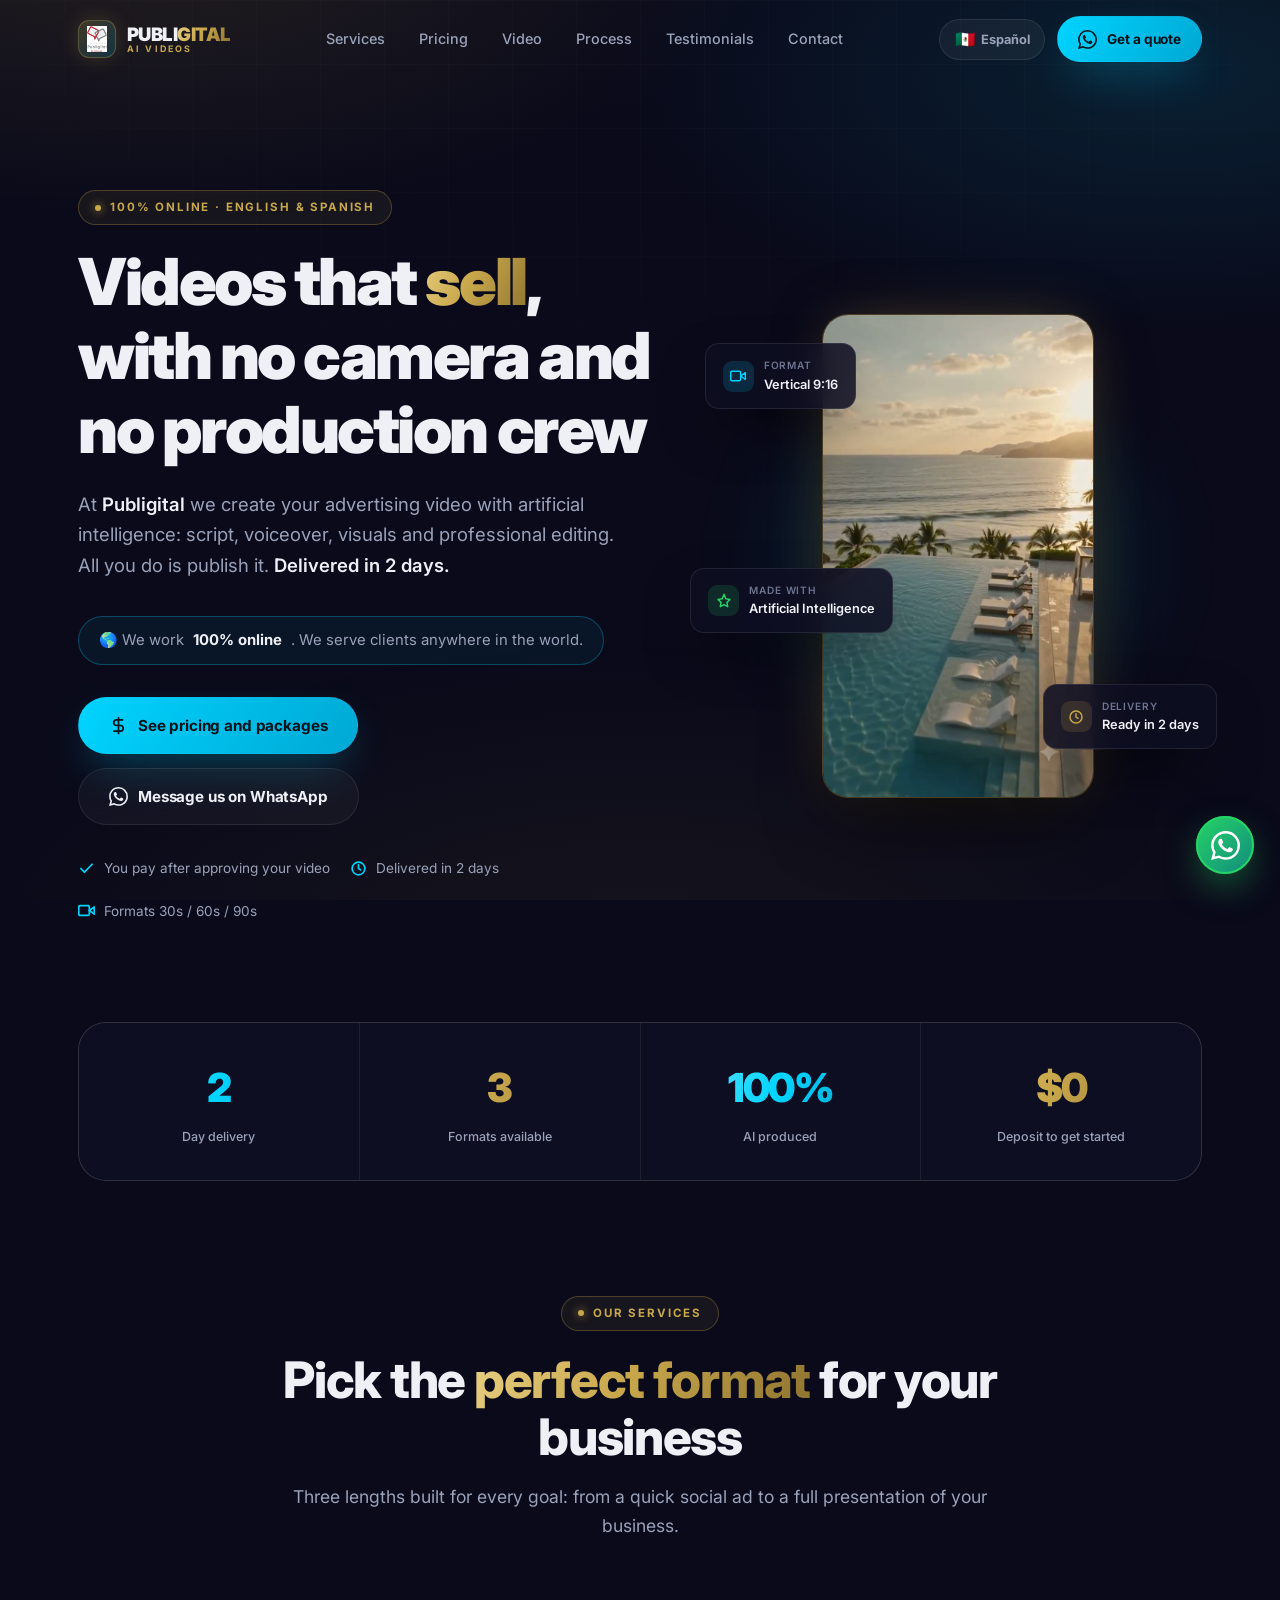
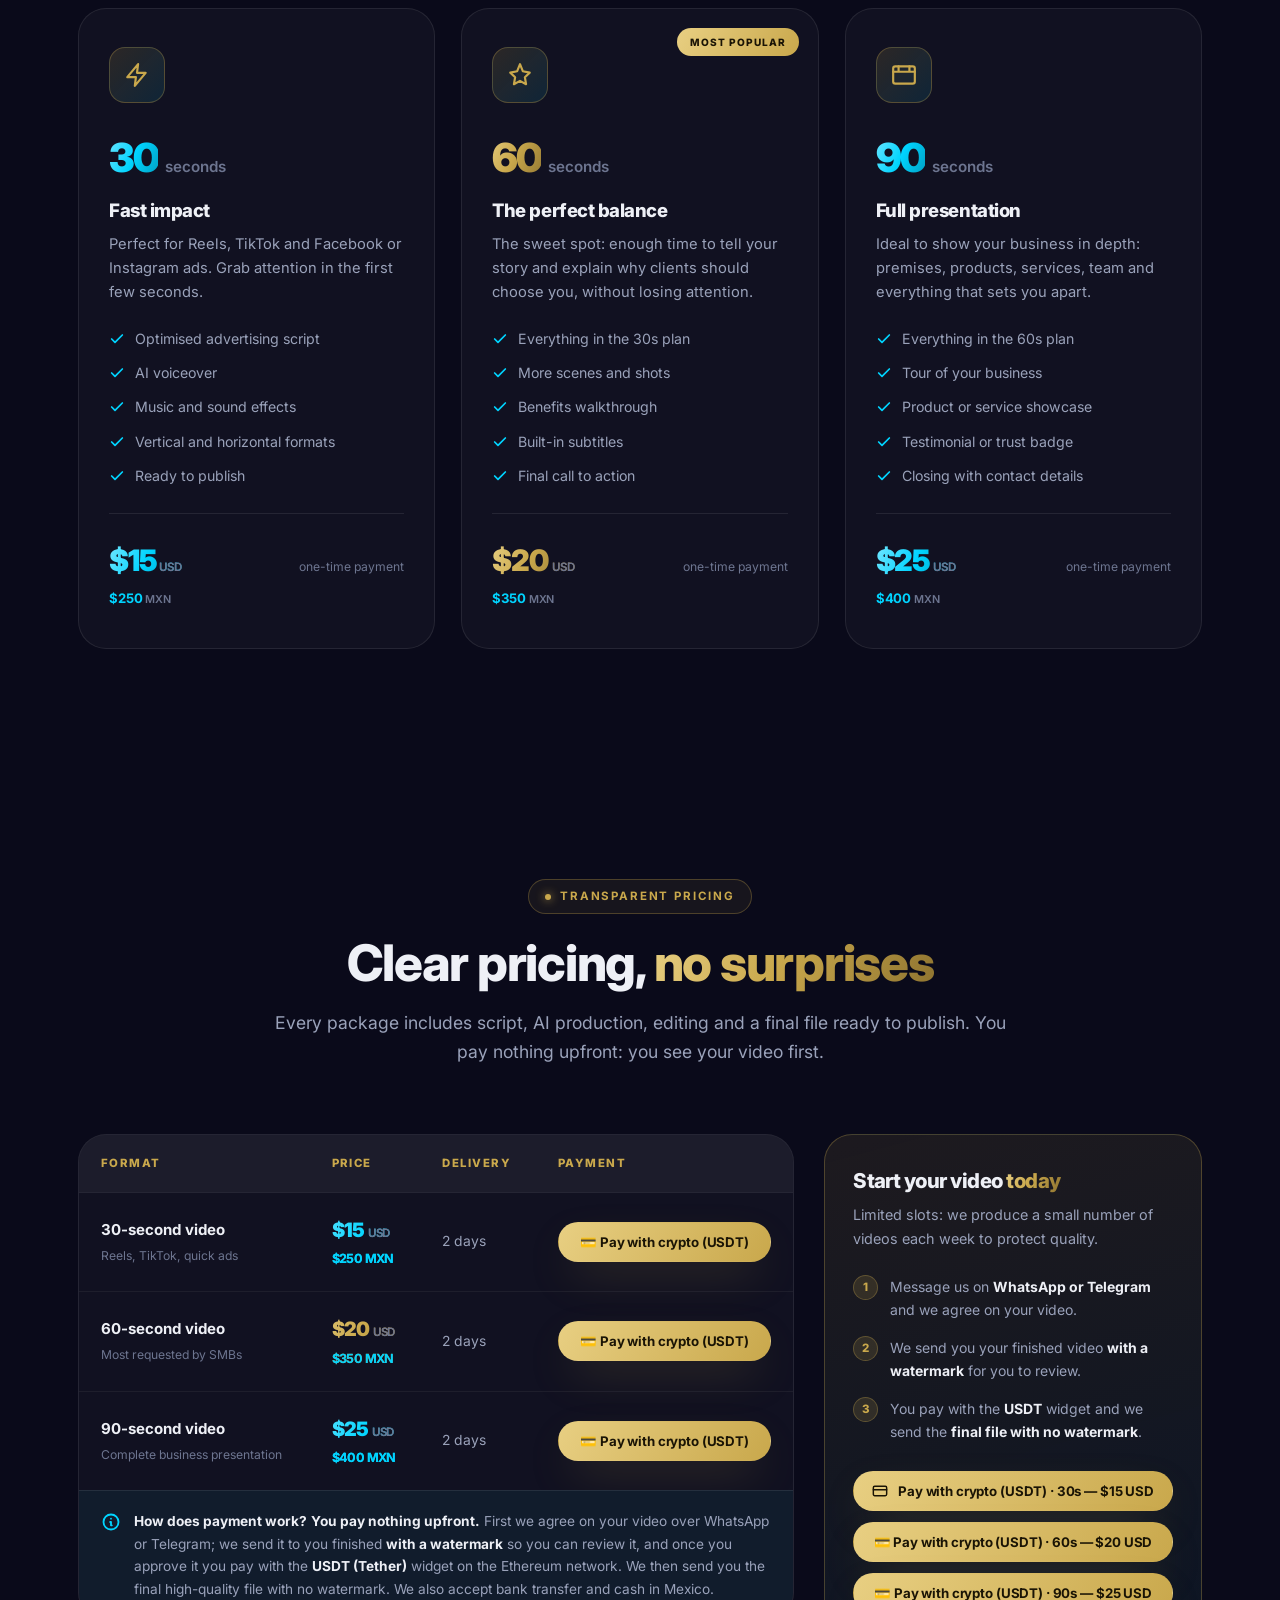
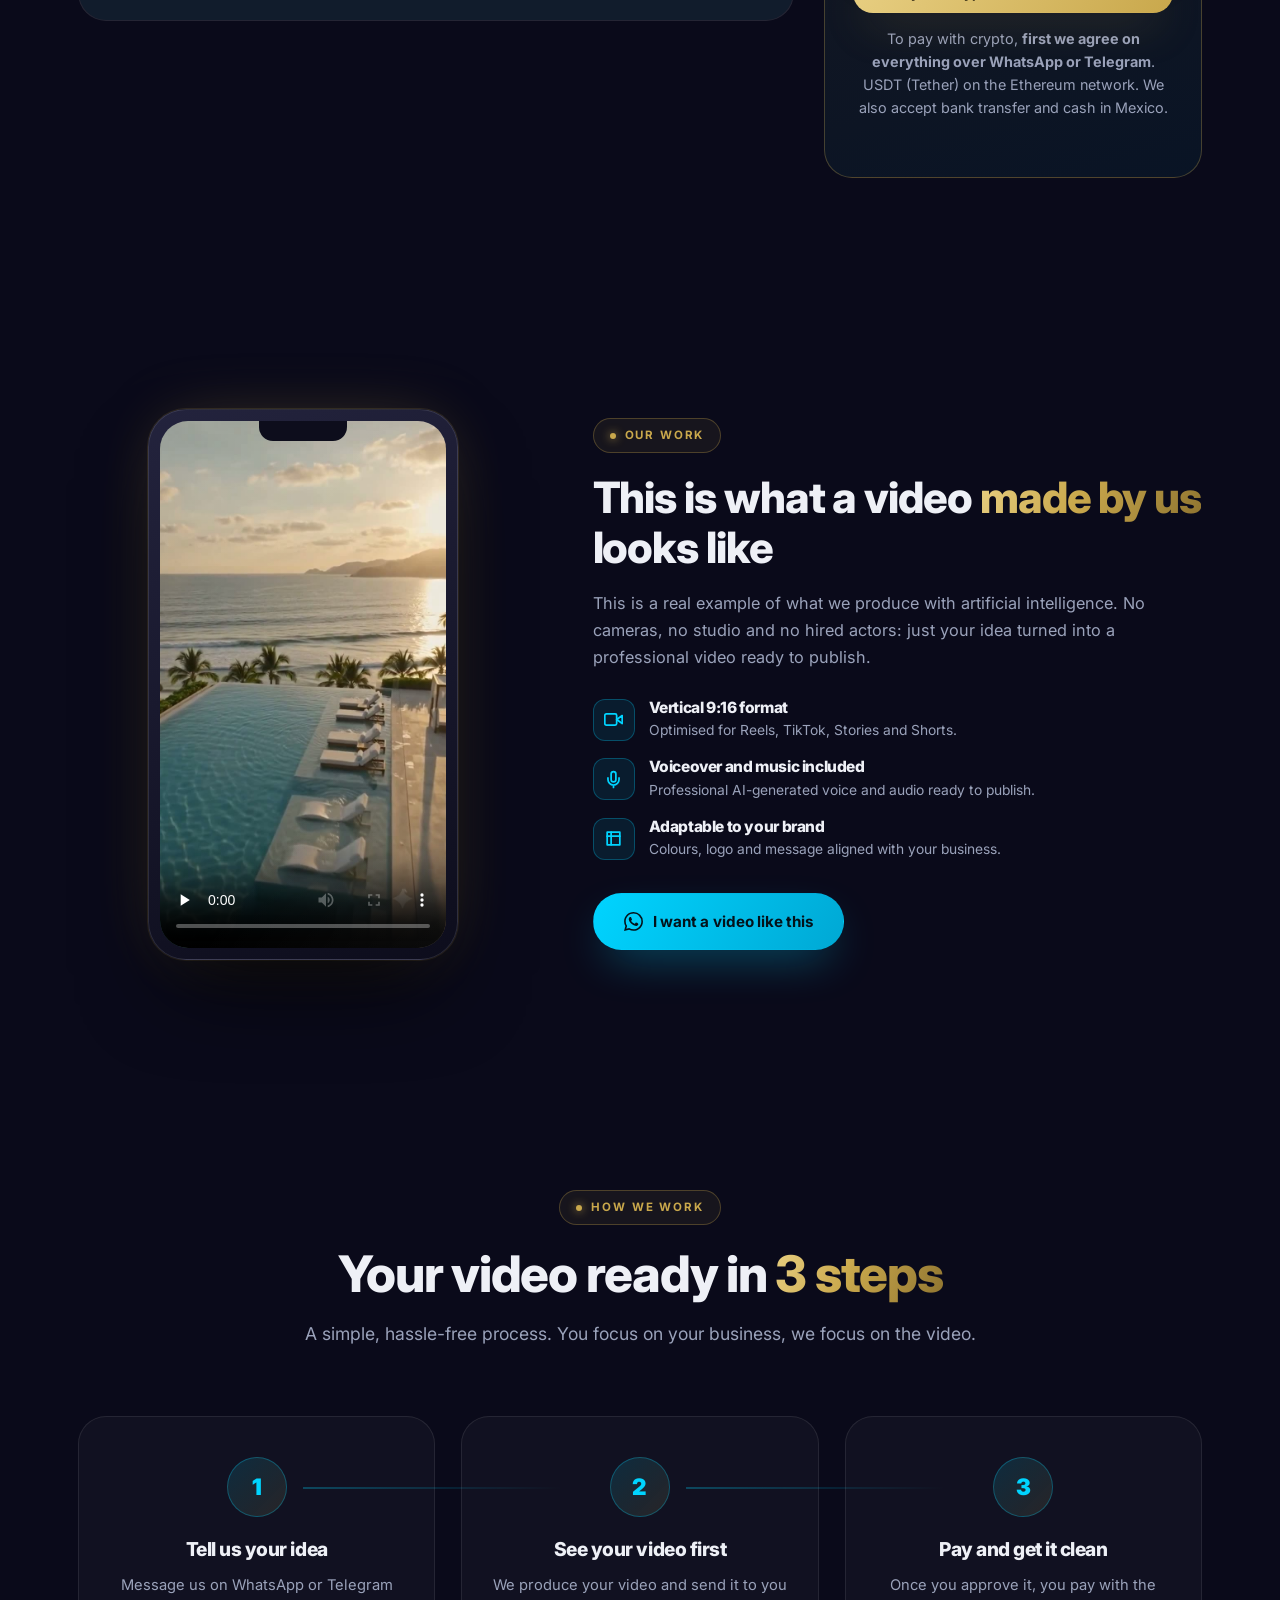
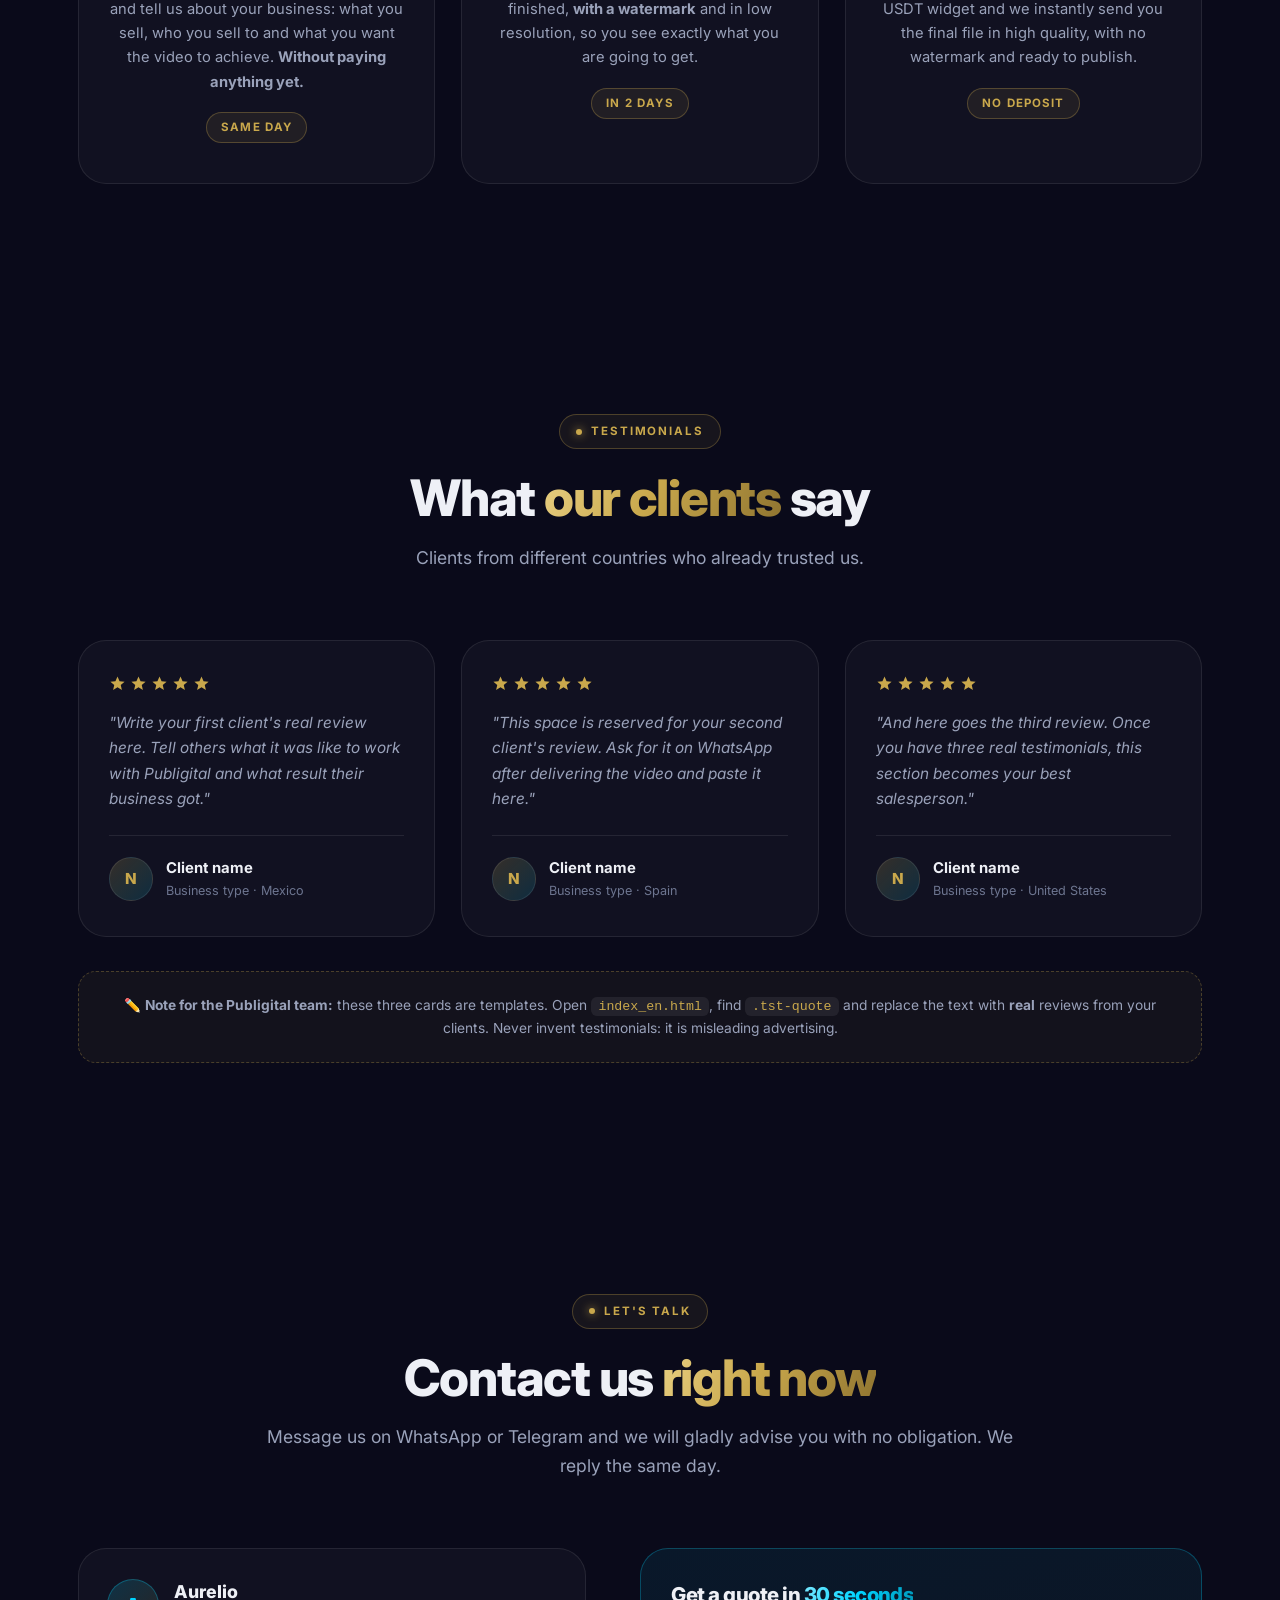
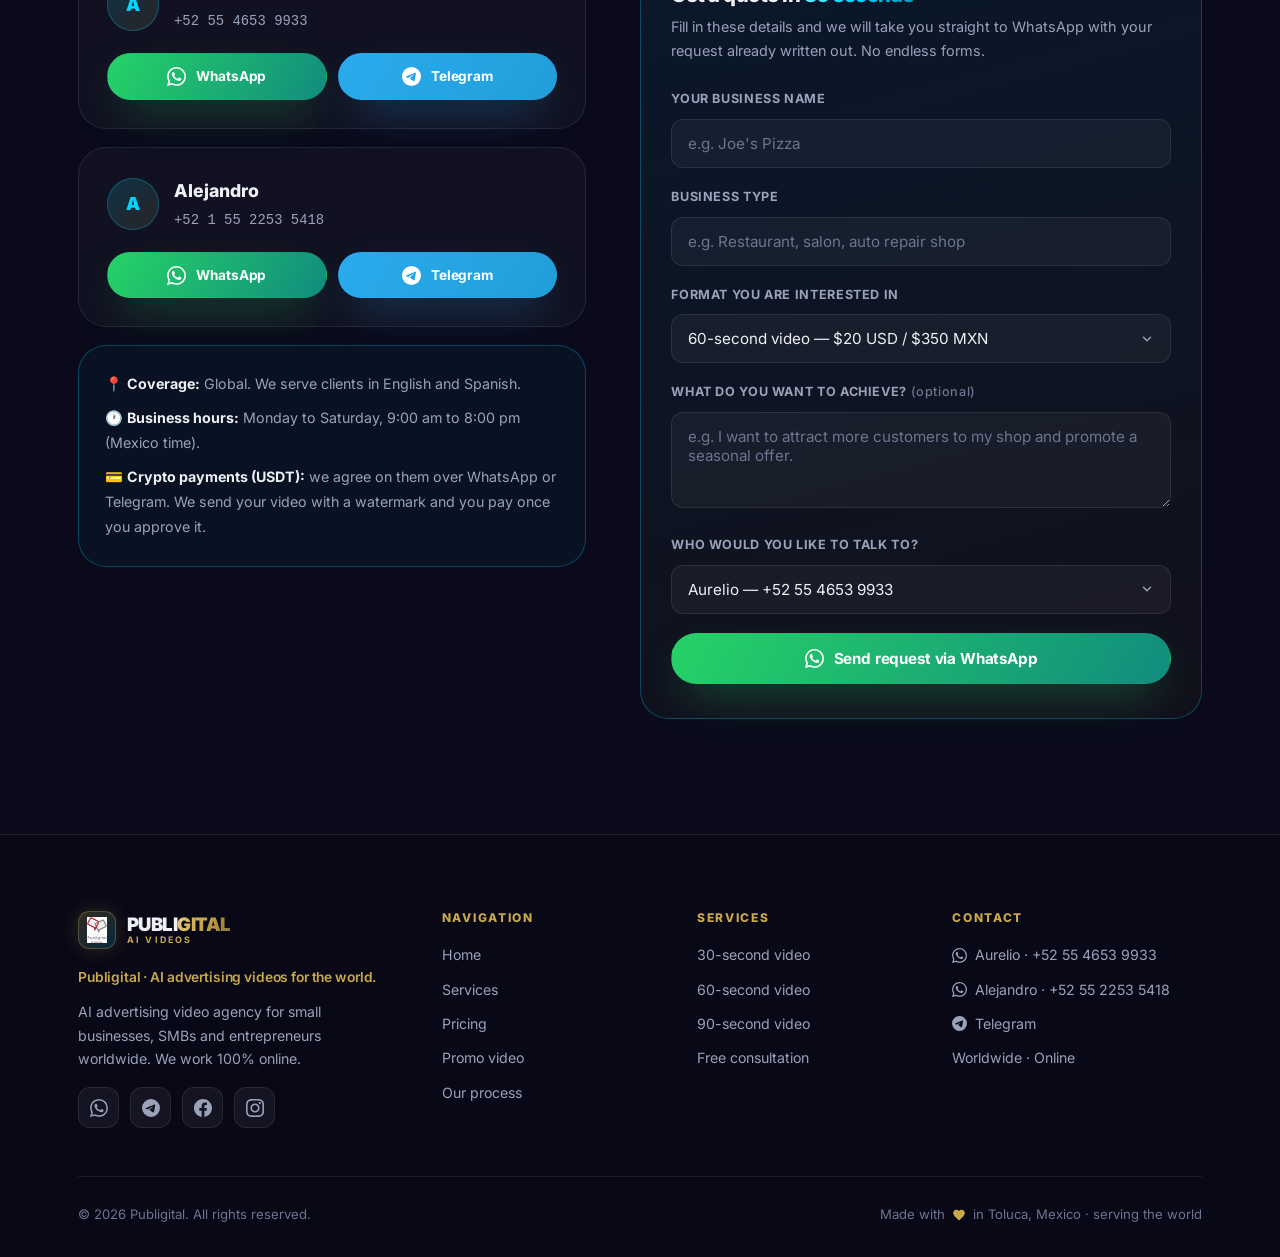
<file: index_en.html>
<!DOCTYPE html>
<html lang="en">
<head>
<meta charset="UTF-8">
<meta name="viewport" content="width=device-width, initial-scale=1.0">
<title>Publigital | AI advertising videos for businesses worldwide</title>
<meta name="description" content="We create advertising videos with artificial intelligence for small businesses, SMBs and entrepreneurs worldwide. No camera, no production crew. Delivered in 2 days. From $15 USD. We accept USDT.">
<meta name="keywords" content="advertising videos, artificial intelligence, video ads, AI video, small business marketing, USDT payments, online video agency">
<meta name="author" content="Publigital">
<meta name="theme-color" content="#0a0a1a">
<meta name="robots" content="index, follow">

<!-- Open Graph / Social -->
<meta property="og:type" content="website">
<meta property="og:title" content="Publigital | AI advertising videos">
<meta property="og:description" content="Finished, ready-to-publish videos. No camera, no production crew. Delivered in 2 days. We work 100% online, worldwide.">
<meta property="og:image" content="poster.jpg">
<meta property="og:locale" content="en_US">
<meta property="og:locale:alternate" content="es_MX">
<meta name="twitter:card" content="summary_large_image">
<meta name="twitter:title" content="Publigital | AI advertising videos">
<meta name="twitter:description" content="Finished, ready-to-publish videos. Delivered in 2 days.">
<meta name="twitter:image" content="poster.jpg">

<link rel="icon" type="image/png" href="logo.png">
<link rel="apple-touch-icon" href="logo.png">

<!-- Language versions -->
<link rel="alternate" hreflang="es" href="https://superyeyo8482.github.io/publigital/index.html">
<link rel="alternate" hreflang="en" href="https://superyeyo8482.github.io/publigital/index_en.html">
<link rel="alternate" hreflang="x-default" href="https://superyeyo8482.github.io/publigital/index.html">

<link rel="preconnect" href="https://fonts.googleapis.com">
<link rel="preconnect" href="https://fonts.gstatic.com" crossorigin>
<link href="https://fonts.googleapis.com/css2?family=Inter:wght@300;400;500;600;700;800;900&display=swap" rel="stylesheet">
<link rel="stylesheet" href="styles.css">

<!-- Structured data for search engines -->
<script type="application/ld+json">
{
  "@context": "https://schema.org",
  "@type": "LocalBusiness",
  "name": "Publigital",
  "description": "AI advertising video agency for small businesses, SMBs and entrepreneurs. We work 100% online, serving clients worldwide in English and Spanish.",
  "image": "logo.png",
  "telephone": "+525546539933",
  "priceRange": "$15 - $25 USD",
  "areaServed": { "@type": "Place", "name": "Worldwide" },
  "address": {
    "@type": "PostalAddress",
    "addressLocality": "Toluca",
    "addressRegion": "Estado de Mexico",
    "addressCountry": "MX"
  },
  "makesOffer": [
    { "@type": "Offer", "name": "30-second advertising video", "price": "15", "priceCurrency": "USD" },
    { "@type": "Offer", "name": "60-second advertising video", "price": "20", "priceCurrency": "USD" },
    { "@type": "Offer", "name": "90-second advertising video", "price": "25", "priceCurrency": "USD" }
  ]
}
</script>
</head>
<body>

<!-- ============================== NAVBAR ============================== -->
<header class="nav" id="nav">
  <div class="container nav-inner">
    <a href="#top" class="brand" aria-label="Publigital, home">
      <span class="brand-mark"><img src="logo.png" alt="Publigital logo"></span>
      <span class="brand-text">
        <span class="brand-name">PUBLI<span class="grad-gold">GITAL</span></span>
        <span class="brand-tag">AI Videos</span>
      </span>
    </a>

    <nav class="nav-links" id="navLinks" aria-label="Main navigation">
      <a href="#services">Services</a>
      <a href="#pricing">Pricing</a>
      <a href="#video">Video</a>
      <a href="#process">Process</a>
      <a href="#testimonials">Testimonials</a>
      <a href="#contact">Contact</a>
    </nav>

    <div class="nav-cta">
      <a class="lang-switch" href="index.html" hreflang="es" title="Leer esta página en español">
        <span class="flag">🇲🇽</span> Español
      </a>
      <a class="btn btn-primary btn-sm keep" href="https://wa.me/525546539933?text=Hi%20Publigital%2C%20I%20want%20an%20advertising%20video%20for%20my%20business." target="_blank" rel="noopener">
        <svg viewBox="0 0 24 24" fill="currentColor" aria-hidden="true"><path d="M17.472 14.382c-.297-.149-1.758-.867-2.03-.967-.273-.099-.471-.148-.67.15-.197.297-.767.966-.94 1.164-.173.199-.347.223-.644.075-.297-.15-1.255-.463-2.39-1.475-.883-.788-1.48-1.761-1.653-2.059-.173-.297-.018-.458.13-.606.134-.133.298-.347.446-.52.149-.174.198-.298.298-.497.099-.198.05-.371-.025-.52-.075-.149-.669-1.612-.916-2.207-.242-.579-.487-.5-.669-.51-.173-.008-.371-.01-.57-.01-.198 0-.52.074-.792.372-.272.297-1.04 1.016-1.04 2.479 0 1.462 1.065 2.875 1.213 3.074.149.198 2.096 3.2 5.077 4.487.709.306 1.262.489 1.694.625.712.227 1.36.195 1.872.118.571-.085 1.758-.719 2.006-1.413.248-.694.248-1.289.173-1.413-.074-.124-.272-.198-.57-.347m-5.421 7.403h-.004a9.87 9.87 0 01-5.031-1.378l-.361-.214-3.741.982.998-3.648-.235-.374a9.86 9.86 0 01-1.51-5.26c.001-5.45 4.436-9.884 9.888-9.884 2.64 0 5.122 1.03 6.988 2.898a9.825 9.825 0 012.893 6.994c-.003 5.45-4.437 9.884-9.885 9.884m8.413-18.297A11.815 11.815 0 0012.05 0C5.495 0 .16 5.335.157 11.892c0 2.096.547 4.142 1.588 5.945L.057 24l6.305-1.654a11.882 11.882 0 005.683 1.448h.005c6.554 0 11.89-5.335 11.893-11.893a11.821 11.821 0 00-3.48-8.413Z"/></svg>
        Get a quote
      </a>
      <button class="burger" id="burger" aria-label="Open menu" aria-expanded="false" aria-controls="navLinks">
        <span></span><span></span><span></span>
      </button>
    </div>
  </div>
</header>

<main>

<!-- ============================== HERO ============================== -->
<section class="hero" id="top">
  <div class="container hero-grid">
    <div class="hero-content">
      <span class="eyebrow reveal"><span class="dot"></span> 100% online · English &amp; Spanish</span>

      <h1 class="reveal d1">
        Videos that <span class="grad-gold">sell</span>,<br>
        with no camera and<br>
        no production crew
      </h1>

      <p class="hero-sub reveal d2">
        At <strong>Publigital</strong> we create your advertising video with artificial intelligence:
        script, voiceover, visuals and professional editing. All you do is publish it.
        <strong>Delivered in 2 days.</strong>
      </p>

      <p class="hero-global reveal d2">
        🌎 We work <strong>100% online</strong>. We serve clients anywhere in the world.
      </p>

      <div class="hero-cta reveal d3">
        <a href="#pricing" class="btn btn-primary">
          <svg viewBox="0 0 24 24" fill="none" stroke="currentColor" stroke-width="2.2" stroke-linecap="round" stroke-linejoin="round" aria-hidden="true"><path d="M12 2v20M17 5H9.5a3.5 3.5 0 000 7h5a3.5 3.5 0 010 7H6"/></svg>
          See pricing and packages
        </a>
        <a href="https://wa.me/525546539933?text=Hi%20Publigital%2C%20I%20want%20an%20advertising%20video%20for%20my%20business." target="_blank" rel="noopener" class="btn btn-ghost">
          <svg viewBox="0 0 24 24" fill="currentColor" aria-hidden="true"><path d="M17.472 14.382c-.297-.149-1.758-.867-2.03-.967-.273-.099-.471-.148-.67.15-.197.297-.767.966-.94 1.164-.173.199-.347.223-.644.075-.297-.15-1.255-.463-2.39-1.475-.883-.788-1.48-1.761-1.653-2.059-.173-.297-.018-.458.13-.606.134-.133.298-.347.446-.52.149-.174.198-.298.298-.497.099-.198.05-.371-.025-.52-.075-.149-.669-1.612-.916-2.207-.242-.579-.487-.5-.669-.51-.173-.008-.371-.01-.57-.01-.198 0-.52.074-.792.372-.272.297-1.04 1.016-1.04 2.479 0 1.462 1.065 2.875 1.213 3.074.149.198 2.096 3.2 5.077 4.487.709.306 1.262.489 1.694.625.712.227 1.36.195 1.872.118.571-.085 1.758-.719 2.006-1.413.248-.694.248-1.289.173-1.413-.074-.124-.272-.198-.57-.347m-5.421 7.403h-.004a9.87 9.87 0 01-5.031-1.378l-.361-.214-3.741.982.998-3.648-.235-.374a9.86 9.86 0 01-1.51-5.26c.001-5.45 4.436-9.884 9.888-9.884 2.64 0 5.122 1.03 6.988 2.898a9.825 9.825 0 012.893 6.994c-.003 5.45-4.437 9.884-9.885 9.884m8.413-18.297A11.815 11.815 0 0012.05 0C5.495 0 .16 5.335.157 11.892c0 2.096.547 4.142 1.588 5.945L.057 24l6.305-1.654a11.882 11.882 0 005.683 1.448h.005c6.554 0 11.89-5.335 11.893-11.893a11.821 11.821 0 00-3.48-8.413Z"/></svg>
          Message us on WhatsApp
        </a>
      </div>

      <div class="hero-trust reveal d4">
        <span class="trust-item">
          <svg viewBox="0 0 24 24" fill="none" stroke="currentColor" stroke-width="2.4" stroke-linecap="round" stroke-linejoin="round" aria-hidden="true"><path d="M20 6L9 17l-5-5"/></svg>
          You pay after approving your video
        </span>
        <span class="trust-item">
          <svg viewBox="0 0 24 24" fill="none" stroke="currentColor" stroke-width="2.4" stroke-linecap="round" stroke-linejoin="round" aria-hidden="true"><circle cx="12" cy="12" r="9"/><path d="M12 7v5l3 2"/></svg>
          Delivered in 2 days
        </span>
        <span class="trust-item">
          <svg viewBox="0 0 24 24" fill="none" stroke="currentColor" stroke-width="2.4" stroke-linecap="round" stroke-linejoin="round" aria-hidden="true"><path d="M23 7l-7 5 7 5V7z"/><rect x="1" y="5" width="15" height="14" rx="2"/></svg>
          Formats 30s / 60s / 90s
        </span>
      </div>
    </div>

    <div class="hero-visual">
      <div class="hero-glow" aria-hidden="true"></div>
      <div class="hero-video">
        <video autoplay loop muted playsinline preload="auto" poster="poster.jpg"
               aria-label="Publigital animated presentation video">
          <source src="promo_publigital_web.mp4" type="video/mp4">
          Your browser does not support the video element.
        </video>
      </div>

      <div class="float-card fc-1">
        <span class="fc-ico"><svg viewBox="0 0 24 24" fill="none" stroke="currentColor" stroke-width="2.2" stroke-linecap="round" stroke-linejoin="round"><path d="M23 7l-7 5 7 5V7z"/><rect x="1" y="5" width="15" height="14" rx="2"/></svg></span>
        <span><span class="fc-lbl">Format</span>Vertical 9:16</span>
      </div>

      <div class="float-card fc-2">
        <span class="fc-ico"><svg viewBox="0 0 24 24" fill="none" stroke="currentColor" stroke-width="2.2" stroke-linecap="round" stroke-linejoin="round"><circle cx="12" cy="12" r="9"/><path d="M12 7v5l3 2"/></svg></span>
        <span><span class="fc-lbl">Delivery</span>Ready in 2 days</span>
      </div>

      <div class="float-card fc-3">
        <span class="fc-ico"><svg viewBox="0 0 24 24" fill="none" stroke="currentColor" stroke-width="2.2" stroke-linecap="round" stroke-linejoin="round"><path d="M12 2l2.6 6.5L21 9.8l-4.5 4.3 1.1 6.4L12 17.4 6.4 20.5l1.1-6.4L3 9.8l6.4-1.3L12 2z"/></svg></span>
        <span><span class="fc-lbl">Made with</span>Artificial Intelligence</span>
      </div>
    </div>
  </div>
</section>

<!-- ============================== STATS ============================== -->
<section class="stats">
  <div class="container">
    <div class="stats-grid reveal">
      <div class="stat">
        <div class="stat-num grad-blue">2</div>
        <div class="stat-lbl">Day delivery</div>
      </div>
      <div class="stat">
        <div class="stat-num grad-gold">3</div>
        <div class="stat-lbl">Formats available</div>
      </div>
      <div class="stat">
        <div class="stat-num grad-blue">100%</div>
        <div class="stat-lbl">AI produced</div>
      </div>
      <div class="stat">
        <div class="stat-num grad-gold">$0</div>
        <div class="stat-lbl">Deposit to get started</div>
      </div>
    </div>
  </div>
</section>

<!-- ============================== SERVICES ============================== -->
<section id="services">
  <div class="container">
    <div class="section-head reveal">
      <span class="eyebrow"><span class="dot"></span> Our services</span>
      <h2 class="section-title">Pick the <span class="grad-gold">perfect format</span> for your business</h2>
      <p class="section-sub">Three lengths built for every goal: from a quick social ad to a full presentation of your business.</p>
    </div>

    <div class="cards-3">
      <!-- 30s -->
      <article class="svc reveal d1">
        <div class="svc-ico">
          <svg viewBox="0 0 24 24" fill="none" stroke="currentColor" stroke-width="2" stroke-linecap="round" stroke-linejoin="round"><path d="M13 2L3 14h8l-1 8 10-12h-8l1-8z"/></svg>
        </div>
        <div class="svc-dur"><b class="grad-blue">30</b><span>seconds</span></div>
        <h3>Fast impact</h3>
        <p>Perfect for Reels, TikTok and Facebook or Instagram ads. Grab attention in the first few seconds.</p>
        <ul class="svc-list">
          <li><svg viewBox="0 0 24 24" fill="none" stroke="currentColor" stroke-width="2.6" stroke-linecap="round" stroke-linejoin="round"><path d="M20 6L9 17l-5-5"/></svg> Optimised advertising script</li>
          <li><svg viewBox="0 0 24 24" fill="none" stroke="currentColor" stroke-width="2.6" stroke-linecap="round" stroke-linejoin="round"><path d="M20 6L9 17l-5-5"/></svg> AI voiceover</li>
          <li><svg viewBox="0 0 24 24" fill="none" stroke="currentColor" stroke-width="2.6" stroke-linecap="round" stroke-linejoin="round"><path d="M20 6L9 17l-5-5"/></svg> Music and sound effects</li>
          <li><svg viewBox="0 0 24 24" fill="none" stroke="currentColor" stroke-width="2.6" stroke-linecap="round" stroke-linejoin="round"><path d="M20 6L9 17l-5-5"/></svg> Vertical and horizontal formats</li>
          <li><svg viewBox="0 0 24 24" fill="none" stroke="currentColor" stroke-width="2.6" stroke-linecap="round" stroke-linejoin="round"><path d="M20 6L9 17l-5-5"/></svg> Ready to publish</li>
        </ul>
        <div class="svc-price">
          <div class="svc-price-inner">
            <span class="amt grad-blue">$15 <small>USD</small></span>
            <span class="svc-usd">$250 <small>MXN</small></span>
          </div>
          <span class="per">one-time payment</span>
        </div>
      </article>

      <!-- 60s -->
      <article class="svc reveal d2">
        <span class="badge-pop">Most popular</span>
        <div class="svc-ico">
          <svg viewBox="0 0 24 24" fill="none" stroke="currentColor" stroke-width="2" stroke-linecap="round" stroke-linejoin="round"><path d="M12 2l2.6 6.5L21 9.8l-4.5 4.3 1.1 6.4L12 17.4 6.4 20.5l1.1-6.4L3 9.8l6.4-1.3L12 2z"/></svg>
        </div>
        <div class="svc-dur"><b class="grad-gold">60</b><span>seconds</span></div>
        <h3>The perfect balance</h3>
        <p>The sweet spot: enough time to tell your story and explain why clients should choose you, without losing attention.</p>
        <ul class="svc-list">
          <li><svg viewBox="0 0 24 24" fill="none" stroke="currentColor" stroke-width="2.6" stroke-linecap="round" stroke-linejoin="round"><path d="M20 6L9 17l-5-5"/></svg> Everything in the 30s plan</li>
          <li><svg viewBox="0 0 24 24" fill="none" stroke="currentColor" stroke-width="2.6" stroke-linecap="round" stroke-linejoin="round"><path d="M20 6L9 17l-5-5"/></svg> More scenes and shots</li>
          <li><svg viewBox="0 0 24 24" fill="none" stroke="currentColor" stroke-width="2.6" stroke-linecap="round" stroke-linejoin="round"><path d="M20 6L9 17l-5-5"/></svg> Benefits walkthrough</li>
          <li><svg viewBox="0 0 24 24" fill="none" stroke="currentColor" stroke-width="2.6" stroke-linecap="round" stroke-linejoin="round"><path d="M20 6L9 17l-5-5"/></svg> Built-in subtitles</li>
          <li><svg viewBox="0 0 24 24" fill="none" stroke="currentColor" stroke-width="2.6" stroke-linecap="round" stroke-linejoin="round"><path d="M20 6L9 17l-5-5"/></svg> Final call to action</li>
        </ul>
        <div class="svc-price">
          <div class="svc-price-inner">
            <span class="amt grad-gold">$20 <small>USD</small></span>
            <span class="svc-usd">$350 <small>MXN</small></span>
          </div>
          <span class="per">one-time payment</span>
        </div>
      </article>

      <!-- 90s -->
      <article class="svc reveal d3">
        <div class="svc-ico">
          <svg viewBox="0 0 24 24" fill="none" stroke="currentColor" stroke-width="2" stroke-linecap="round" stroke-linejoin="round"><rect x="2" y="4" width="20" height="16" rx="2"/><path d="M2 9h20M7 4v5M17 4v5"/></svg>
        </div>
        <div class="svc-dur"><b class="grad-blue">90</b><span>seconds</span></div>
        <h3>Full presentation</h3>
        <p>Ideal to show your business in depth: premises, products, services, team and everything that sets you apart.</p>
        <ul class="svc-list">
          <li><svg viewBox="0 0 24 24" fill="none" stroke="currentColor" stroke-width="2.6" stroke-linecap="round" stroke-linejoin="round"><path d="M20 6L9 17l-5-5"/></svg> Everything in the 60s plan</li>
          <li><svg viewBox="0 0 24 24" fill="none" stroke="currentColor" stroke-width="2.6" stroke-linecap="round" stroke-linejoin="round"><path d="M20 6L9 17l-5-5"/></svg> Tour of your business</li>
          <li><svg viewBox="0 0 24 24" fill="none" stroke="currentColor" stroke-width="2.6" stroke-linecap="round" stroke-linejoin="round"><path d="M20 6L9 17l-5-5"/></svg> Product or service showcase</li>
          <li><svg viewBox="0 0 24 24" fill="none" stroke="currentColor" stroke-width="2.6" stroke-linecap="round" stroke-linejoin="round"><path d="M20 6L9 17l-5-5"/></svg> Testimonial or trust badge</li>
          <li><svg viewBox="0 0 24 24" fill="none" stroke="currentColor" stroke-width="2.6" stroke-linecap="round" stroke-linejoin="round"><path d="M20 6L9 17l-5-5"/></svg> Closing with contact details</li>
        </ul>
        <div class="svc-price">
          <div class="svc-price-inner">
            <span class="amt grad-blue">$25 <small>USD</small></span>
            <span class="svc-usd">$400 <small>MXN</small></span>
          </div>
          <span class="per">one-time payment</span>
        </div>
      </article>
    </div>
  </div>
</section>

<!-- ============================== PRICING ============================== -->
<section id="pricing">
  <div class="container">
    <div class="section-head reveal">
      <span class="eyebrow"><span class="dot"></span> Transparent pricing</span>
      <h2 class="section-title">Clear pricing, <span class="grad-gold">no surprises</span></h2>
      <p class="section-sub">Every package includes script, AI production, editing and a final file ready to publish. You pay nothing upfront: you see your video first.</p>
    </div>

    <div class="pricing-wrap">
      <div class="table-card reveal d1">
        <div class="table-scroll">
          <table>
            <caption class="sr-only" style="position:absolute;width:1px;height:1px;overflow:hidden;clip:rect(0,0,0,0);">Publigital advertising video pricing table</caption>
            <thead>
              <tr>
                <th scope="col">Format</th>
                <th scope="col">Price</th>
                <th scope="col">Delivery</th>
                <th scope="col">Payment</th>
              </tr>
            </thead>
            <tbody>
              <tr>
                <td class="td-format">30-second video<small>Reels, TikTok, quick ads</small></td>
                <td class="td-price grad-blue">$15 <span style="font-size:.72rem;font-weight:600;color:var(--text-dim);">USD</span><span class="td-usd">$250 MXN</span></td>
                <td class="td-time">2 days</td>
                <td><button class="btn btn-crypto crypto-btn" data-plan="v30" type="button">💳 Pay with crypto (USDT)</button></td>
              </tr>
              <tr>
                <td class="td-format">60-second video<small>Most requested by SMBs</small></td>
                <td class="td-price grad-gold">$20 <span style="font-size:.72rem;font-weight:600;color:var(--text-dim);">USD</span><span class="td-usd">$350 MXN</span></td>
                <td class="td-time">2 days</td>
                <td><button class="btn btn-crypto crypto-btn" data-plan="v60" type="button">💳 Pay with crypto (USDT)</button></td>
              </tr>
              <tr>
                <td class="td-format">90-second video<small>Complete business presentation</small></td>
                <td class="td-price grad-blue">$25 <span style="font-size:.72rem;font-weight:600;color:var(--text-dim);">USD</span><span class="td-usd">$400 MXN</span></td>
                <td class="td-time">2 days</td>
                <td><button class="btn btn-crypto crypto-btn" data-plan="v90" type="button">💳 Pay with crypto (USDT)</button></td>
              </tr>
            </tbody>
          </table>
        </div>
        <div class="pay-note">
          <svg viewBox="0 0 24 24" fill="none" stroke="currentColor" stroke-width="2.2" stroke-linecap="round" stroke-linejoin="round"><circle cx="12" cy="12" r="9"/><path d="M12 8h.01M11 12h1v4h1"/></svg>
          <p><b>How does payment work?</b> <b>You pay nothing upfront.</b> First we agree on your video over WhatsApp or Telegram; we send it to you finished <b>with a watermark</b> so you can review it, and once you approve it you pay with the <b>USDT (Tether)</b> widget on the Ethereum network. We then send you the final high-quality file with no watermark. We also accept bank transfer and cash in Mexico.</p>
        </div>
      </div>

      <aside class="pay-card reveal d2">
        <h3>Start your video <span class="grad-gold">today</span></h3>
        <p>Limited slots: we produce a small number of videos each week to protect quality.</p>

        <div class="pay-steps">
          <div class="pay-step"><span class="n">1</span><span>Message us on <b>WhatsApp or Telegram</b> and we agree on your video.</span></div>
          <div class="pay-step"><span class="n">2</span><span>We send you your finished video <b>with a watermark</b> for you to review.</span></div>
          <div class="pay-step"><span class="n">3</span><span>You pay with the <b>USDT</b> widget and we send the <b>final file with no watermark</b>.</span></div>
        </div>

        <div class="pay-btns">
          <button class="btn btn-crypto btn-block crypto-btn" data-plan="v30" type="button">
            <svg viewBox="0 0 24 24" fill="none" stroke="currentColor" stroke-width="2.2" stroke-linecap="round" stroke-linejoin="round"><rect x="2" y="5" width="20" height="14" rx="2"/><path d="M2 10h20"/></svg>
            Pay with crypto (USDT) · 30s — $15 USD
          </button>
          <button class="btn btn-crypto btn-block crypto-btn" data-plan="v60" type="button">💳 Pay with crypto (USDT) · 60s — $20 USD</button>
          <button class="btn btn-crypto btn-block crypto-btn" data-plan="v90" type="button">💳 Pay with crypto (USDT) · 90s — $25 USD</button>
        </div>
        <p class="pay-methods">To pay with crypto, <b>first we agree on everything over WhatsApp or Telegram</b>.<br>USDT (Tether) on the Ethereum network. We also accept bank transfer and cash in Mexico.</p>
      </aside>
    </div>
  </div>
</section>

<!-- ============================== VIDEO ============================== -->
<section id="video">
  <div class="container video-grid">
    <div class="phone reveal">
      <div class="phone-screen">
        <video
          controls
          playsinline
          preload="none"
          poster="poster.jpg"
          aria-label="Publigital promotional video">
          <source src="promo_publigital_web.mp4" type="video/mp4">
          Your browser cannot play this video.
          <a href="promo_publigital_web.mp4">Download it here</a>.
        </video>
        <div class="phone-glare" aria-hidden="true"></div>
      </div>
    </div>

    <div class="video-copy reveal d1">
      <span class="eyebrow"><span class="dot"></span> Our work</span>
      <h2>This is what a video <span class="grad-gold">made by us</span> looks like</h2>
      <p>This is a real example of what we produce with artificial intelligence. No cameras, no studio and no hired actors: just your idea turned into a professional video ready to publish.</p>

      <div class="video-feats">
        <div class="vf">
          <span class="vf-ico"><svg viewBox="0 0 24 24" fill="none" stroke="currentColor" stroke-width="2.2" stroke-linecap="round" stroke-linejoin="round"><path d="M23 7l-7 5 7 5V7z"/><rect x="1" y="5" width="15" height="14" rx="2"/></svg></span>
          <div>
            <h4>Vertical 9:16 format</h4>
            <p>Optimised for Reels, TikTok, Stories and Shorts.</p>
          </div>
        </div>
        <div class="vf">
          <span class="vf-ico"><svg viewBox="0 0 24 24" fill="none" stroke="currentColor" stroke-width="2.2" stroke-linecap="round" stroke-linejoin="round"><path d="M12 2a3 3 0 00-3 3v7a3 3 0 006 0V5a3 3 0 00-3-3z"/><path d="M19 10v2a7 7 0 01-14 0v-2M12 19v3"/></svg></span>
          <div>
            <h4>Voiceover and music included</h4>
            <p>Professional AI-generated voice and audio ready to publish.</p>
          </div>
        </div>
        <div class="vf">
          <span class="vf-ico"><svg viewBox="0 0 24 24" fill="none" stroke="currentColor" stroke-width="2.2" stroke-linecap="round" stroke-linejoin="round"><path d="M4 4h16v16H4z"/><path d="M4 9h16M9 4v16"/></svg></span>
          <div>
            <h4>Adaptable to your brand</h4>
            <p>Colours, logo and message aligned with your business.</p>
          </div>
        </div>
      </div>

      <a href="https://wa.me/525546539933?text=Hi%20Publigital%2C%20I%20saw%20your%20promo%20video%20and%20I%20want%20one%20for%20my%20business." target="_blank" rel="noopener" class="btn btn-primary">
        <svg viewBox="0 0 24 24" fill="currentColor" aria-hidden="true"><path d="M17.472 14.382c-.297-.149-1.758-.867-2.03-.967-.273-.099-.471-.148-.67.15-.197.297-.767.966-.94 1.164-.173.199-.347.223-.644.075-.297-.15-1.255-.463-2.39-1.475-.883-.788-1.48-1.761-1.653-2.059-.173-.297-.018-.458.13-.606.134-.133.298-.347.446-.52.149-.174.198-.298.298-.497.099-.198.05-.371-.025-.52-.075-.149-.669-1.612-.916-2.207-.242-.579-.487-.5-.669-.51-.173-.008-.371-.01-.57-.01-.198 0-.52.074-.792.372-.272.297-1.04 1.016-1.04 2.479 0 1.462 1.065 2.875 1.213 3.074.149.198 2.096 3.2 5.077 4.487.709.306 1.262.489 1.694.625.712.227 1.36.195 1.872.118.571-.085 1.758-.719 2.006-1.413.248-.694.248-1.289.173-1.413-.074-.124-.272-.198-.57-.347m-5.421 7.403h-.004a9.87 9.87 0 01-5.031-1.378l-.361-.214-3.741.982.998-3.648-.235-.374a9.86 9.86 0 01-1.51-5.26c.001-5.45 4.436-9.884 9.888-9.884 2.64 0 5.122 1.03 6.988 2.898a9.825 9.825 0 012.893 6.994c-.003 5.45-4.437 9.884-9.885 9.884m8.413-18.297A11.815 11.815 0 0012.05 0C5.495 0 .16 5.335.157 11.892c0 2.096.547 4.142 1.588 5.945L.057 24l6.305-1.654a11.882 11.882 0 005.683 1.448h.005c6.554 0 11.89-5.335 11.893-11.893a11.821 11.821 0 00-3.48-8.413Z"/></svg>
        I want a video like this
      </a>
    </div>
  </div>
</section>

<!-- ============================== PROCESS ============================== -->
<section id="process">
  <div class="container">
    <div class="section-head reveal">
      <span class="eyebrow"><span class="dot"></span> How we work</span>
      <h2 class="section-title">Your video ready in <span class="grad-gold">3 steps</span></h2>
      <p class="section-sub">A simple, hassle-free process. You focus on your business, we focus on the video.</p>
    </div>

    <div class="steps">
      <article class="step reveal d1">
        <div class="step-num">1</div>
        <h3>Tell us your idea</h3>
        <p>Message us on WhatsApp or Telegram and tell us about your business: what you sell, who you sell to and what you want the video to achieve. <b>Without paying anything yet.</b></p>
        <span class="step-time">Same day</span>
      </article>

      <article class="step reveal d2">
        <div class="step-num">2</div>
        <h3>See your video first</h3>
        <p>We produce your video and send it to you finished, <b>with a watermark</b> and in low resolution, so you see exactly what you are going to get.</p>
        <span class="step-time">In 2 days</span>
      </article>

      <article class="step reveal d3">
        <div class="step-num">3</div>
        <h3>Pay and get it clean</h3>
        <p>Once you approve it, you pay with the USDT widget and we instantly send you the final file in high quality, with no watermark and ready to publish.</p>
        <span class="step-time">No deposit</span>
      </article>
    </div>
  </div>
</section>

<!-- ============================== TESTIMONIALS ============================== -->
<section id="testimonials">
  <div class="container">
    <div class="section-head reveal">
      <span class="eyebrow"><span class="dot"></span> Testimonials</span>
      <h2 class="section-title">What <span class="grad-gold">our clients</span> say</h2>
      <p class="section-sub">Clients from different countries who already trusted us.</p>
    </div>

    <!--
      ══════════════════════════════════════════════════════════════
      HOW TO ADD REAL REVIEWS
      Replace the .tst-quote text with the real review and update the
      initials (.tst-avatar), the name (.tst-name) and the business
      type (.tst-role).
      ⚠️ Never publish invented testimonials: it is misleading
      advertising and can get you into legal trouble.
      ══════════════════════════════════════════════════════════════
    -->
    <div class="tst-grid">
      <article class="tst reveal d1">
        <div class="tst-stars" aria-label="5 out of 5 stars">
          <svg viewBox="0 0 24 24" fill="currentColor"><path d="M12 2l2.9 6.9 7.1.6-5.4 4.7 1.6 7L12 17.3 5.8 21.2l1.6-7L2 9.5l7.1-.6L12 2z"/></svg>
          <svg viewBox="0 0 24 24" fill="currentColor"><path d="M12 2l2.9 6.9 7.1.6-5.4 4.7 1.6 7L12 17.3 5.8 21.2l1.6-7L2 9.5l7.1-.6L12 2z"/></svg>
          <svg viewBox="0 0 24 24" fill="currentColor"><path d="M12 2l2.9 6.9 7.1.6-5.4 4.7 1.6 7L12 17.3 5.8 21.2l1.6-7L2 9.5l7.1-.6L12 2z"/></svg>
          <svg viewBox="0 0 24 24" fill="currentColor"><path d="M12 2l2.9 6.9 7.1.6-5.4 4.7 1.6 7L12 17.3 5.8 21.2l1.6-7L2 9.5l7.1-.6L12 2z"/></svg>
          <svg viewBox="0 0 24 24" fill="currentColor"><path d="M12 2l2.9 6.9 7.1.6-5.4 4.7 1.6 7L12 17.3 5.8 21.2l1.6-7L2 9.5l7.1-.6L12 2z"/></svg>
        </div>
        <p class="tst-quote">"Write your first client's real review here. Tell others what it was like to work with Publigital and what result their business got."</p>
        <div class="tst-author">
          <div class="tst-avatar">N</div>
          <div>
            <div class="tst-name">Client name</div>
            <div class="tst-role">Business type · Mexico</div>
          </div>
        </div>
      </article>

      <article class="tst reveal d2">
        <div class="tst-stars" aria-label="5 out of 5 stars">
          <svg viewBox="0 0 24 24" fill="currentColor"><path d="M12 2l2.9 6.9 7.1.6-5.4 4.7 1.6 7L12 17.3 5.8 21.2l1.6-7L2 9.5l7.1-.6L12 2z"/></svg>
          <svg viewBox="0 0 24 24" fill="currentColor"><path d="M12 2l2.9 6.9 7.1.6-5.4 4.7 1.6 7L12 17.3 5.8 21.2l1.6-7L2 9.5l7.1-.6L12 2z"/></svg>
          <svg viewBox="0 0 24 24" fill="currentColor"><path d="M12 2l2.9 6.9 7.1.6-5.4 4.7 1.6 7L12 17.3 5.8 21.2l1.6-7L2 9.5l7.1-.6L12 2z"/></svg>
          <svg viewBox="0 0 24 24" fill="currentColor"><path d="M12 2l2.9 6.9 7.1.6-5.4 4.7 1.6 7L12 17.3 5.8 21.2l1.6-7L2 9.5l7.1-.6L12 2z"/></svg>
          <svg viewBox="0 0 24 24" fill="currentColor"><path d="M12 2l2.9 6.9 7.1.6-5.4 4.7 1.6 7L12 17.3 5.8 21.2l1.6-7L2 9.5l7.1-.6L12 2z"/></svg>
        </div>
        <p class="tst-quote">"This space is reserved for your second client's review. Ask for it on WhatsApp after delivering the video and paste it here."</p>
        <div class="tst-author">
          <div class="tst-avatar">N</div>
          <div>
            <div class="tst-name">Client name</div>
            <div class="tst-role">Business type · Spain</div>
          </div>
        </div>
      </article>

      <article class="tst reveal d3">
        <div class="tst-stars" aria-label="5 out of 5 stars">
          <svg viewBox="0 0 24 24" fill="currentColor"><path d="M12 2l2.9 6.9 7.1.6-5.4 4.7 1.6 7L12 17.3 5.8 21.2l1.6-7L2 9.5l7.1-.6L12 2z"/></svg>
          <svg viewBox="0 0 24 24" fill="currentColor"><path d="M12 2l2.9 6.9 7.1.6-5.4 4.7 1.6 7L12 17.3 5.8 21.2l1.6-7L2 9.5l7.1-.6L12 2z"/></svg>
          <svg viewBox="0 0 24 24" fill="currentColor"><path d="M12 2l2.9 6.9 7.1.6-5.4 4.7 1.6 7L12 17.3 5.8 21.2l1.6-7L2 9.5l7.1-.6L12 2z"/></svg>
          <svg viewBox="0 0 24 24" fill="currentColor"><path d="M12 2l2.9 6.9 7.1.6-5.4 4.7 1.6 7L12 17.3 5.8 21.2l1.6-7L2 9.5l7.1-.6L12 2z"/></svg>
          <svg viewBox="0 0 24 24" fill="currentColor"><path d="M12 2l2.9 6.9 7.1.6-5.4 4.7 1.6 7L12 17.3 5.8 21.2l1.6-7L2 9.5l7.1-.6L12 2z"/></svg>
        </div>
        <p class="tst-quote">"And here goes the third review. Once you have three real testimonials, this section becomes your best salesperson."</p>
        <div class="tst-author">
          <div class="tst-avatar">N</div>
          <div>
            <div class="tst-name">Client name</div>
            <div class="tst-role">Business type · United States</div>
          </div>
        </div>
      </article>
    </div>

    <p class="tst-placeholder reveal">
      ✏️ <b>Note for the Publigital team:</b> these three cards are templates.
      Open <code>index_en.html</code>, find <code>.tst-quote</code> and replace the text with
      <b>real</b> reviews from your clients. Never invent testimonials: it is misleading advertising.
    </p>
  </div>
</section>

<!-- ============================== CONTACT ============================== -->
<section id="contact">
  <div class="container">
    <div class="section-head reveal">
      <span class="eyebrow"><span class="dot"></span> Let's talk</span>
      <h2 class="section-title">Contact us <span class="grad-gold">right now</span></h2>
      <p class="section-sub">Message us on WhatsApp or Telegram and we will gladly advise you with no obligation. We reply the same day.</p>
    </div>

    <div class="contact-grid">
      <div class="reveal d1">
        <!-- Aurelio -->
        <article class="agent">
          <div class="agent-head">
            <div class="agent-avatar">A</div>
            <div>
              <div class="agent-name">Aurelio</div>
              <a class="agent-phone" href="tel:+525546539933">+52 55 4653 9933</a>
            </div>
          </div>
          <div class="agent-btns">
            <a class="btn btn-wa btn-sm" href="https://wa.me/525546539933?text=Hi%20Aurelio%2C%20I%20would%20like%20information%20about%20Publigital%27s%20advertising%20videos." target="_blank" rel="noopener">
              <svg viewBox="0 0 24 24" fill="currentColor" aria-hidden="true"><path d="M17.472 14.382c-.297-.149-1.758-.867-2.03-.967-.273-.099-.471-.148-.67.15-.197.297-.767.966-.94 1.164-.173.199-.347.223-.644.075-.297-.15-1.255-.463-2.39-1.475-.883-.788-1.48-1.761-1.653-2.059-.173-.297-.018-.458.13-.606.134-.133.298-.347.446-.52.149-.174.198-.298.298-.497.099-.198.05-.371-.025-.52-.075-.149-.669-1.612-.916-2.207-.242-.579-.487-.5-.669-.51-.173-.008-.371-.01-.57-.01-.198 0-.52.074-.792.372-.272.297-1.04 1.016-1.04 2.479 0 1.462 1.065 2.875 1.213 3.074.149.198 2.096 3.2 5.077 4.487.709.306 1.262.489 1.694.625.712.227 1.36.195 1.872.118.571-.085 1.758-.719 2.006-1.413.248-.694.248-1.289.173-1.413-.074-.124-.272-.198-.57-.347m-5.421 7.403h-.004a9.87 9.87 0 01-5.031-1.378l-.361-.214-3.741.982.998-3.648-.235-.374a9.86 9.86 0 01-1.51-5.26c.001-5.45 4.436-9.884 9.888-9.884 2.64 0 5.122 1.03 6.988 2.898a9.825 9.825 0 012.893 6.994c-.003 5.45-4.437 9.884-9.885 9.884m8.413-18.297A11.815 11.815 0 0012.05 0C5.495 0 .16 5.335.157 11.892c0 2.096.547 4.142 1.588 5.945L.057 24l6.305-1.654a11.882 11.882 0 005.683 1.448h.005c6.554 0 11.89-5.335 11.893-11.893a11.821 11.821 0 00-3.48-8.413Z"/></svg>
              WhatsApp
            </a>
            <a class="btn btn-tg btn-sm" href="https://t.me/+525546539933" target="_blank" rel="noopener">
              <svg viewBox="0 0 24 24" fill="currentColor" aria-hidden="true"><path d="M11.944 0A12 12 0 000 12a12 12 0 0012 12 12 12 0 0012-12A12 12 0 0012 0a12 12 0 00-.056 0zm4.962 7.224c.1-.002.321.023.465.14a.506.506 0 01.171.325c.016.093.036.306.02.472-.18 1.898-.962 6.502-1.36 8.627-.168.9-.499 1.201-.82 1.23-.696.065-1.225-.46-1.9-.902-1.056-.693-1.653-1.124-2.678-1.8-1.185-.78-.417-1.21.258-1.91.177-.184 3.247-2.977 3.307-3.23.007-.032.014-.15-.056-.212s-.174-.041-.249-.024c-.106.024-1.793 1.14-5.061 3.345-.48.33-.913.49-1.302.48-.428-.008-1.252-.241-1.865-.44-.752-.245-1.349-.374-1.297-.789.027-.216.325-.437.893-.663 3.498-1.524 5.83-2.529 6.998-3.014 3.332-1.386 4.025-1.627 4.476-1.635z"/></svg>
              Telegram
            </a>
          </div>
        </article>

        <!-- Alejandro -->
        <article class="agent">
          <div class="agent-head">
            <div class="agent-avatar">A</div>
            <div>
              <div class="agent-name">Alejandro</div>
              <a class="agent-phone" href="tel:+5215522535418">+52 1 55 2253 5418</a>
            </div>
          </div>
          <div class="agent-btns">
            <a class="btn btn-wa btn-sm" href="https://wa.me/5215522535418?text=Hi%20Alejandro%2C%20I%20would%20like%20information%20about%20Publigital%27s%20advertising%20videos." target="_blank" rel="noopener">
              <svg viewBox="0 0 24 24" fill="currentColor" aria-hidden="true"><path d="M17.472 14.382c-.297-.149-1.758-.867-2.03-.967-.273-.099-.471-.148-.67.15-.197.297-.767.966-.94 1.164-.173.199-.347.223-.644.075-.297-.15-1.255-.463-2.39-1.475-.883-.788-1.48-1.761-1.653-2.059-.173-.297-.018-.458.13-.606.134-.133.298-.347.446-.52.149-.174.198-.298.298-.497.099-.198.05-.371-.025-.52-.075-.149-.669-1.612-.916-2.207-.242-.579-.487-.5-.669-.51-.173-.008-.371-.01-.57-.01-.198 0-.52.074-.792.372-.272.297-1.04 1.016-1.04 2.479 0 1.462 1.065 2.875 1.213 3.074.149.198 2.096 3.2 5.077 4.487.709.306 1.262.489 1.694.625.712.227 1.36.195 1.872.118.571-.085 1.758-.719 2.006-1.413.248-.694.248-1.289.173-1.413-.074-.124-.272-.198-.57-.347m-5.421 7.403h-.004a9.87 9.87 0 01-5.031-1.378l-.361-.214-3.741.982.998-3.648-.235-.374a9.86 9.86 0 01-1.51-5.26c.001-5.45 4.436-9.884 9.888-9.884 2.64 0 5.122 1.03 6.988 2.898a9.825 9.825 0 012.893 6.994c-.003 5.45-4.437 9.884-9.885 9.884m8.413-18.297A11.815 11.815 0 0012.05 0C5.495 0 .16 5.335.157 11.892c0 2.096.547 4.142 1.588 5.945L.057 24l6.305-1.654a11.882 11.882 0 005.683 1.448h.005c6.554 0 11.89-5.335 11.893-11.893a11.821 11.821 0 00-3.48-8.413Z"/></svg>
              WhatsApp
            </a>
            <a class="btn btn-tg btn-sm" href="https://t.me/+5215522535418" target="_blank" rel="noopener">
              <svg viewBox="0 0 24 24" fill="currentColor" aria-hidden="true"><path d="M11.944 0A12 12 0 000 12a12 12 0 0012 12 12 12 0 0012-12A12 12 0 0012 0a12 12 0 00-.056 0zm4.962 7.224c.1-.002.321.023.465.14a.506.506 0 01.171.325c.016.093.036.306.02.472-.18 1.898-.962 6.502-1.36 8.627-.168.9-.499 1.201-.82 1.23-.696.065-1.225-.46-1.9-.902-1.056-.693-1.653-1.124-2.678-1.8-1.185-.78-.417-1.21.258-1.91.177-.184 3.247-2.977 3.307-3.23.007-.032.014-.15-.056-.212s-.174-.041-.249-.024c-.106.024-1.793 1.14-5.061 3.345-.48.33-.913.49-1.302.48-.428-.008-1.252-.241-1.865-.44-.752-.245-1.349-.374-1.297-.789.027-.216.325-.437.893-.663 3.498-1.524 5.83-2.529 6.998-3.014 3.332-1.386 4.025-1.627 4.476-1.635z"/></svg>
              Telegram
            </a>
          </div>
        </article>

        <div class="info-card">
          <p>📍 <b>Coverage:</b> Global. We serve clients in English and Spanish.</p>
          <p>🕐 <b>Business hours:</b> Monday to Saturday, 9:00 am to 8:00 pm (Mexico time).</p>
          <p>💳 <b>Crypto payments (USDT):</b> we agree on them over WhatsApp or Telegram. We send your video with a watermark and you pay once you approve it.</p>
        </div>
      </div>

      <!-- Quote builder -->
      <div class="quote-card reveal d2">
        <h3>Get a quote in <span class="grad-blue">30 seconds</span></h3>
        <p>Fill in these details and we will take you straight to WhatsApp with your request already written out. No endless forms.</p>

        <form id="quoteForm" novalidate>
          <div class="field">
            <label for="qNombre">Your business name</label>
            <input type="text" id="qNombre" name="nombre" placeholder="e.g. Joe's Pizza" autocomplete="organization" required>
          </div>

          <div class="field">
            <label for="qGiro">Business type</label>
            <input type="text" id="qGiro" name="giro" placeholder="e.g. Restaurant, salon, auto repair shop" required>
          </div>

          <div class="field">
            <label for="qFormato">Format you are interested in</label>
            <select id="qFormato" name="formato">
              <option value="30 seconds ($15 USD / $250 MXN)">30-second video — $15 USD / $250 MXN</option>
              <option value="60 seconds ($20 USD / $350 MXN)" selected>60-second video — $20 USD / $350 MXN</option>
              <option value="90 seconds ($25 USD / $400 MXN)">90-second video — $25 USD / $400 MXN</option>
              <option value="not sure yet">I am not sure yet, I would like advice</option>
            </select>
          </div>

          <div class="field">
            <label for="qMensaje">What do you want to achieve? <span style="text-transform:none;font-weight:500;color:var(--text-dim);">(optional)</span></label>
            <textarea id="qMensaje" name="mensaje" placeholder="e.g. I want to attract more customers to my shop and promote a seasonal offer."></textarea>
          </div>

          <div class="field">
            <label for="qAgente">Who would you like to talk to?</label>
            <select id="qAgente" name="agente">
              <option value="aurelio" selected>Aurelio — +52 55 4653 9933</option>
              <option value="alejandro">Alejandro — +52 1 55 2253 5418</option>
            </select>
          </div>

          <button type="submit" class="btn btn-wa btn-block">
            <svg viewBox="0 0 24 24" fill="currentColor" aria-hidden="true"><path d="M17.472 14.382c-.297-.149-1.758-.867-2.03-.967-.273-.099-.471-.148-.67.15-.197.297-.767.966-.94 1.164-.173.199-.347.223-.644.075-.297-.15-1.255-.463-2.39-1.475-.883-.788-1.48-1.761-1.653-2.059-.173-.297-.018-.458.13-.606.134-.133.298-.347.446-.52.149-.174.198-.298.298-.497.099-.198.05-.371-.025-.52-.075-.149-.669-1.612-.916-2.207-.242-.579-.487-.5-.669-.51-.173-.008-.371-.01-.57-.01-.198 0-.52.074-.792.372-.272.297-1.04 1.016-1.04 2.479 0 1.462 1.065 2.875 1.213 3.074.149.198 2.096 3.2 5.077 4.487.709.306 1.262.489 1.694.625.712.227 1.36.195 1.872.118.571-.085 1.758-.719 2.006-1.413.248-.694.248-1.289.173-1.413-.074-.124-.272-.198-.57-.347m-5.421 7.403h-.004a9.87 9.87 0 01-5.031-1.378l-.361-.214-3.741.982.998-3.648-.235-.374a9.86 9.86 0 01-1.51-5.26c.001-5.45 4.436-9.884 9.888-9.884 2.64 0 5.122 1.03 6.988 2.898a9.825 9.825 0 012.893 6.994c-.003 5.45-4.437 9.884-9.885 9.884m8.413-18.297A11.815 11.815 0 0012.05 0C5.495 0 .16 5.335.157 11.892c0 2.096.547 4.142 1.588 5.945L.057 24l6.305-1.654a11.882 11.882 0 005.683 1.448h.005c6.554 0 11.89-5.335 11.893-11.893a11.821 11.821 0 00-3.48-8.413Z"/></svg>
            Send request via WhatsApp
          </button>

          <p id="quoteError" style="display:none;margin-top:14px;font-size:.85rem;color:#ff8080;text-align:center;"></p>
        </form>
      </div>
    </div>
  </div>
</section>

</main>

<!-- ============================== FOOTER ============================== -->
<footer>
  <div class="container">
    <div class="foot-grid">
      <div>
        <div class="foot-brand">
          <span class="brand-mark"><img src="logo.png" alt="Publigital logo"></span>
          <span class="brand-text">
            <span class="brand-name">PUBLI<span class="grad-gold">GITAL</span></span>
            <span class="brand-tag">AI Videos</span>
          </span>
        </div>
        <p class="foot-tagline">Publigital · AI advertising videos for the world.</p>
        <p class="foot-desc">AI advertising video agency for small businesses, SMBs and entrepreneurs worldwide. We work 100% online.</p>
        <div class="socials">
          <a class="social wa" href="https://wa.me/525546539933" target="_blank" rel="noopener" aria-label="Publigital on WhatsApp">
            <svg viewBox="0 0 24 24" fill="currentColor" aria-hidden="true"><path d="M17.472 14.382c-.297-.149-1.758-.867-2.03-.967-.273-.099-.471-.148-.67.15-.197.297-.767.966-.94 1.164-.173.199-.347.223-.644.075-.297-.15-1.255-.463-2.39-1.475-.883-.788-1.48-1.761-1.653-2.059-.173-.297-.018-.458.13-.606.134-.133.298-.347.446-.52.149-.174.198-.298.298-.497.099-.198.05-.371-.025-.52-.075-.149-.669-1.612-.916-2.207-.242-.579-.487-.5-.669-.51-.173-.008-.371-.01-.57-.01-.198 0-.52.074-.792.372-.272.297-1.04 1.016-1.04 2.479 0 1.462 1.065 2.875 1.213 3.074.149.198 2.096 3.2 5.077 4.487.709.306 1.262.489 1.694.625.712.227 1.36.195 1.872.118.571-.085 1.758-.719 2.006-1.413.248-.694.248-1.289.173-1.413-.074-.124-.272-.198-.57-.347m-5.421 7.403h-.004a9.87 9.87 0 01-5.031-1.378l-.361-.214-3.741.982.998-3.648-.235-.374a9.86 9.86 0 01-1.51-5.26c.001-5.45 4.436-9.884 9.888-9.884 2.64 0 5.122 1.03 6.988 2.898a9.825 9.825 0 012.893 6.994c-.003 5.45-4.437 9.884-9.885 9.884m8.413-18.297A11.815 11.815 0 0012.05 0C5.495 0 .16 5.335.157 11.892c0 2.096.547 4.142 1.588 5.945L.057 24l6.305-1.654a11.882 11.882 0 005.683 1.448h.005c6.554 0 11.89-5.335 11.893-11.893a11.821 11.821 0 00-3.48-8.413Z"/></svg>
          </a>
          <a class="social tg" href="https://t.me/+525546539933" target="_blank" rel="noopener" aria-label="Publigital on Telegram">
            <svg viewBox="0 0 24 24" fill="currentColor" aria-hidden="true"><path d="M11.944 0A12 12 0 000 12a12 12 0 0012 12 12 12 0 0012-12A12 12 0 0012 0a12 12 0 00-.056 0zm4.962 7.224c.1-.002.321.023.465.14a.506.506 0 01.171.325c.016.093.036.306.02.472-.18 1.898-.962 6.502-1.36 8.627-.168.9-.499 1.201-.82 1.23-.696.065-1.225-.46-1.9-.902-1.056-.693-1.653-1.124-2.678-1.8-1.185-.78-.417-1.21.258-1.91.177-.184 3.247-2.977 3.307-3.23.007-.032.014-.15-.056-.212s-.174-.041-.249-.024c-.106.024-1.793 1.14-5.061 3.345-.48.33-.913.49-1.302.48-.428-.008-1.252-.241-1.865-.44-.752-.245-1.349-.374-1.297-.789.027-.216.325-.437.893-.663 3.498-1.524 5.83-2.529 6.998-3.014 3.332-1.386 4.025-1.627 4.476-1.635z"/></svg>
          </a>
          <a class="social fb" href="https://www.facebook.com/" target="_blank" rel="noopener" aria-label="Publigital on Facebook">
            <svg viewBox="0 0 24 24" fill="currentColor" aria-hidden="true"><path d="M24 12.073c0-6.627-5.373-12-12-12s-12 5.373-12 12c0 5.99 4.388 10.954 10.125 11.854v-8.385H7.078v-3.47h3.047V9.43c0-3.007 1.792-4.669 4.533-4.669 1.312 0 2.686.235 2.686.235v2.953H15.83c-1.491 0-1.956.925-1.956 1.874v2.25h3.328l-.532 3.47h-2.796v8.385C19.612 23.027 24 18.062 24 12.073z"/></svg>
          </a>
          <a class="social ig" href="https://www.instagram.com/" target="_blank" rel="noopener" aria-label="Publigital on Instagram">
            <svg viewBox="0 0 24 24" fill="currentColor" aria-hidden="true"><path d="M12 0C8.74 0 8.333.015 7.053.072 5.775.132 4.905.333 4.14.63c-.789.306-1.459.717-2.126 1.384S.935 3.35.63 4.14C.333 4.905.131 5.775.072 7.053.012 8.333 0 8.74 0 12s.015 3.667.072 4.947c.06 1.277.261 2.148.558 2.913.306.788.717 1.459 1.384 2.126.667.666 1.336 1.079 2.126 1.384.766.296 1.636.499 2.913.558C8.333 23.988 8.74 24 12 24s3.667-.015 4.947-.072c1.277-.06 2.148-.262 2.913-.558.788-.306 1.459-.718 2.126-1.384.666-.667 1.079-1.335 1.384-2.126.296-.765.499-1.636.558-2.913.06-1.28.072-1.687.072-4.947s-.015-3.667-.072-4.947c-.06-1.277-.262-2.149-.558-2.913-.306-.789-.718-1.459-1.384-2.126C21.319 1.347 20.651.935 19.86.63c-.765-.297-1.636-.499-2.913-.558C15.667.012 15.26 0 12 0zm0 2.16c3.203 0 3.585.016 4.85.071 1.17.055 1.805.249 2.227.415.562.217.96.477 1.382.896.419.42.679.819.896 1.381.164.422.36 1.057.413 2.227.057 1.266.07 1.646.07 4.85s-.015 3.585-.074 4.85c-.061 1.17-.256 1.805-.421 2.227-.224.562-.479.96-.899 1.382-.419.419-.824.679-1.38.896-.42.164-1.065.36-2.235.413-1.274.057-1.649.07-4.859.07-3.211 0-3.586-.015-4.859-.074-1.171-.061-1.816-.256-2.236-.421-.569-.224-.96-.479-1.379-.899-.421-.419-.69-.824-.9-1.38-.165-.42-.359-1.065-.42-2.235-.045-1.26-.061-1.649-.061-4.844 0-3.196.016-3.586.061-4.861.061-1.17.255-1.814.42-2.234.21-.57.479-.96.9-1.381.419-.419.81-.689 1.379-.898.42-.166 1.051-.361 2.221-.421 1.275-.045 1.65-.06 4.859-.06l.045.03zm0 3.678a6.162 6.162 0 100 12.324 6.162 6.162 0 000-12.324zM12 16c-2.21 0-4-1.79-4-4s1.79-4 4-4 4 1.79 4 4-1.79 4-4 4zm7.846-10.405a1.441 1.441 0 01-2.88 0 1.44 1.44 0 012.88 0z"/></svg>
          </a>
        </div>
      </div>

      <div>
        <h4 class="foot-h">Navigation</h4>
        <div class="foot-links">
          <a href="#top">Home</a>
          <a href="#services">Services</a>
          <a href="#pricing">Pricing</a>
          <a href="#video">Promo video</a>
          <a href="#process">Our process</a>
        </div>
      </div>

      <div>
        <h4 class="foot-h">Services</h4>
        <div class="foot-links">
          <a href="#services">30-second video</a>
          <a href="#services">60-second video</a>
          <a href="#services">90-second video</a>
          <a href="#contact">Free consultation</a>
        </div>
      </div>

      <div>
        <h4 class="foot-h">Contact</h4>
        <div class="foot-links">
          <a href="https://wa.me/525546539933" target="_blank" rel="noopener">
            <svg viewBox="0 0 24 24" fill="currentColor" style="width:15px;height:15px;" aria-hidden="true"><path d="M17.472 14.382c-.297-.149-1.758-.867-2.03-.967-.273-.099-.471-.148-.67.15-.197.297-.767.966-.94 1.164-.173.199-.347.223-.644.075-.297-.15-1.255-.463-2.39-1.475-.883-.788-1.48-1.761-1.653-2.059-.173-.297-.018-.458.13-.606.134-.133.298-.347.446-.52.149-.174.198-.298.298-.497.099-.198.05-.371-.025-.52-.075-.149-.669-1.612-.916-2.207-.242-.579-.487-.5-.669-.51-.173-.008-.371-.01-.57-.01-.198 0-.52.074-.792.372-.272.297-1.04 1.016-1.04 2.479 0 1.462 1.065 2.875 1.213 3.074.149.198 2.096 3.2 5.077 4.487.709.306 1.262.489 1.694.625.712.227 1.36.195 1.872.118.571-.085 1.758-.719 2.006-1.413.248-.694.248-1.289.173-1.413-.074-.124-.272-.198-.57-.347m-5.421 7.403h-.004a9.87 9.87 0 01-5.031-1.378l-.361-.214-3.741.982.998-3.648-.235-.374a9.86 9.86 0 01-1.51-5.26c.001-5.45 4.436-9.884 9.888-9.884 2.64 0 5.122 1.03 6.988 2.898a9.825 9.825 0 012.893 6.994c-.003 5.45-4.437 9.884-9.885 9.884m8.413-18.297A11.815 11.815 0 0012.05 0C5.495 0 .16 5.335.157 11.892c0 2.096.547 4.142 1.588 5.945L.057 24l6.305-1.654a11.882 11.882 0 005.683 1.448h.005c6.554 0 11.89-5.335 11.893-11.893a11.821 11.821 0 00-3.48-8.413Z"/></svg>
            Aurelio · +52 55 4653 9933
          </a>
          <a href="https://wa.me/5215522535418" target="_blank" rel="noopener">
            <svg viewBox="0 0 24 24" fill="currentColor" style="width:15px;height:15px;" aria-hidden="true"><path d="M17.472 14.382c-.297-.149-1.758-.867-2.03-.967-.273-.099-.471-.148-.67.15-.197.297-.767.966-.94 1.164-.173.199-.347.223-.644.075-.297-.15-1.255-.463-2.39-1.475-.883-.788-1.48-1.761-1.653-2.059-.173-.297-.018-.458.13-.606.134-.133.298-.347.446-.52.149-.174.198-.298.298-.497.099-.198.05-.371-.025-.52-.075-.149-.669-1.612-.916-2.207-.242-.579-.487-.5-.669-.51-.173-.008-.371-.01-.57-.01-.198 0-.52.074-.792.372-.272.297-1.04 1.016-1.04 2.479 0 1.462 1.065 2.875 1.213 3.074.149.198 2.096 3.2 5.077 4.487.709.306 1.262.489 1.694.625.712.227 1.36.195 1.872.118.571-.085 1.758-.719 2.006-1.413.248-.694.248-1.289.173-1.413-.074-.124-.272-.198-.57-.347m-5.421 7.403h-.004a9.87 9.87 0 01-5.031-1.378l-.361-.214-3.741.982.998-3.648-.235-.374a9.86 9.86 0 01-1.51-5.26c.001-5.45 4.436-9.884 9.888-9.884 2.64 0 5.122 1.03 6.988 2.898a9.825 9.825 0 012.893 6.994c-.003 5.45-4.437 9.884-9.885 9.884m8.413-18.297A11.815 11.815 0 0012.05 0C5.495 0 .16 5.335.157 11.892c0 2.096.547 4.142 1.588 5.945L.057 24l6.305-1.654a11.882 11.882 0 005.683 1.448h.005c6.554 0 11.89-5.335 11.893-11.893a11.821 11.821 0 00-3.48-8.413Z"/></svg>
            Alejandro · +52 55 2253 5418
          </a>
          <a href="https://t.me/+525546539933" target="_blank" rel="noopener">
            <svg viewBox="0 0 24 24" fill="currentColor" style="width:15px;height:15px;" aria-hidden="true"><path d="M11.944 0A12 12 0 000 12a12 12 0 0012 12 12 12 0 0012-12A12 12 0 0012 0a12 12 0 00-.056 0zm4.962 7.224c.1-.002.321.023.465.14a.506.506 0 01.171.325c.016.093.036.306.02.472-.18 1.898-.962 6.502-1.36 8.627-.168.9-.499 1.201-.82 1.23-.696.065-1.225-.46-1.9-.902-1.056-.693-1.653-1.124-2.678-1.8-1.185-.78-.417-1.21.258-1.91.177-.184 3.247-2.977 3.307-3.23.007-.032.014-.15-.056-.212s-.174-.041-.249-.024c-.106.024-1.793 1.14-5.061 3.345-.48.33-.913.49-1.302.48-.428-.008-1.252-.241-1.865-.44-.752-.245-1.349-.374-1.297-.789.027-.216.325-.437.893-.663 3.498-1.524 5.83-2.529 6.998-3.014 3.332-1.386 4.025-1.627 4.476-1.635z"/></svg>
            Telegram
          </a>
          <a href="#contact">Worldwide · Online</a>
        </div>
      </div>
    </div>

    <div class="foot-bottom">
      <span>© <span id="year">2026</span> Publigital. All rights reserved.</span>
      <span class="made">
        Made with
        <svg viewBox="0 0 24 24" fill="currentColor" aria-hidden="true"><path d="M12 21.35l-1.45-1.32C5.4 15.36 2 12.28 2 8.5 2 5.42 4.42 3 7.5 3c1.74 0 3.41.81 4.5 2.09C13.09 3.81 14.76 3 16.5 3 19.58 3 22 5.42 22 8.5c0 3.78-3.4 6.86-8.55 11.54L12 21.35z"/></svg>
        in Toluca, Mexico · serving the world
      </span>
    </div>
  </div>
</footer>

<!-- Floating WhatsApp -->
<a class="wa-float" href="https://wa.me/525546539933?text=Hi%20Publigital%2C%20I%20want%20an%20advertising%20video%20for%20my%20business." target="_blank" rel="noopener" aria-label="Message us on WhatsApp">
  <svg viewBox="0 0 24 24" fill="currentColor" aria-hidden="true"><path d="M17.472 14.382c-.297-.149-1.758-.867-2.03-.967-.273-.099-.471-.148-.67.15-.197.297-.767.966-.94 1.164-.173.199-.347.223-.644.075-.297-.15-1.255-.463-2.39-1.475-.883-.788-1.48-1.761-1.653-2.059-.173-.297-.018-.458.13-.606.134-.133.298-.347.446-.52.149-.174.198-.298.298-.497.099-.198.05-.371-.025-.52-.075-.149-.669-1.612-.916-2.207-.242-.579-.487-.5-.669-.51-.173-.008-.371-.01-.57-.01-.198 0-.52.074-.792.372-.272.297-1.04 1.016-1.04 2.479 0 1.462 1.065 2.875 1.213 3.074.149.198 2.096 3.2 5.077 4.487.709.306 1.262.489 1.694.625.712.227 1.36.195 1.872.118.571-.085 1.758-.719 2.006-1.413.248-.694.248-1.289.173-1.413-.074-.124-.272-.198-.57-.347m-5.421 7.403h-.004a9.87 9.87 0 01-5.031-1.378l-.361-.214-3.741.982.998-3.648-.235-.374a9.86 9.86 0 01-1.51-5.26c.001-5.45 4.436-9.884 9.888-9.884 2.64 0 5.122 1.03 6.988 2.898a9.825 9.825 0 012.893 6.994c-.003 5.45-4.437 9.884-9.885 9.884m8.413-18.297A11.815 11.815 0 0012.05 0C5.495 0 .16 5.335.157 11.892c0 2.096.547 4.142 1.588 5.945L.057 24l6.305-1.654a11.882 11.882 0 005.683 1.448h.005c6.554 0 11.89-5.335 11.893-11.893a11.821 11.821 0 00-3.48-8.413Z"/></svg>
</a>

<!-- ============================== PAYMENT MODAL ============================== -->
<div class="modal" id="payModal" role="dialog" aria-modal="true" aria-labelledby="payModalTitle" aria-hidden="true">
  <div class="modal-backdrop" data-close></div>

  <div class="modal-box">
    <div class="modal-head">
      <h3 class="modal-title" id="payModalTitle">Pay</h3>
      <button class="modal-close" type="button" aria-label="Close" data-close>
        <svg viewBox="0 0 24 24" fill="none" stroke="currentColor" stroke-width="2.4" stroke-linecap="round"><path d="M18 6L6 18M6 6l12 12"/></svg>
      </button>
    </div>

    <p class="modal-sub">Secure payment processed by NOWPayments with <strong>USDT (Tether)</strong> on the Ethereum network. Pay here once you have seen your <strong>watermarked preview</strong>; we then send you the final file with no watermark.</p>

    <div class="modal-frame">
      <iframe id="payFrame" title="NOWPayments payment widget" frameborder="0" scrolling="no" style="overflow-y:hidden;">Can't load widget</iframe>
    </div>

    <div class="modal-alt">
      <a class="btn btn-ghost btn-sm" id="payDirectLink" href="https://nowpayments.io/" target="_blank" rel="noopener">Open payment in a new tab</a>
    </div>

    <p class="modal-note">
      <strong>To pay with crypto, first we agree on everything over WhatsApp or Telegram</strong> and we send you your video with a watermark.<br>
      Prefer another payment method? Message us on
      <a href="https://wa.me/525546539933" target="_blank" rel="noopener">WhatsApp</a>
      and we will help you with bank transfer or cash in Mexico.
    </p>
  </div>
</div>

<script>
/* ============================================================
   PUBLIGITAL — Configuration and behaviour (English version)
   ============================================================ */

/* ------------------------------------------------------------
   💳 CRYPTO PAYMENTS (USDT) — NOWPayments
   ------------------------------------------------------------
   Each plan has its own hosted payment link from NOWPayments.
   The button opens a modal with the embedded widget and also
   offers the direct link as a fallback.

   ⚠️  NEVER put your NOWPayments API key in this file. This file
   is public and anyone could read it. The API key belongs on a
   server, never in the browser.
   ------------------------------------------------------------ */
const PAGOS = {
  v30: {
    titulo: 'Pay 30-second video — $15 USD',
    url:   'https://nowpayments.io/payment/?iid=4816081322',
    embed: 'https://nowpayments.io/embeds/payment-widget?iid=4816081322'
  },
  v60: {
    titulo: 'Pay 60-second video — $20 USD',
    url:   'https://nowpayments.io/payment/?iid=4594712613',
    embed: 'https://nowpayments.io/embeds/payment-widget?iid=4594712613'
  },
  v90: {
    titulo: 'Pay 90-second video — $25 USD',
    url:   'https://nowpayments.io/payment/?iid=6331297296',
    embed: 'https://nowpayments.io/embeds/payment-widget?iid=6331297296'
  }
};

const AGENTES = {
  aurelio:   { nombre: 'Aurelio',   wa: '525546539933' },
  alejandro: { nombre: 'Alejandro', wa: '5215522535418' }
};

/* ---------- Dynamic year in the footer ---------- */
document.getElementById('year').textContent = new Date().getFullYear();

/* ---------- Navbar: background on scroll ---------- */
const nav = document.getElementById('nav');
const onScroll = () => nav.classList.toggle('scrolled', window.scrollY > 40);
onScroll();
window.addEventListener('scroll', onScroll, { passive: true });

/* ---------- Mobile menu ---------- */
const burger = document.getElementById('burger');
const navLinks = document.getElementById('navLinks');

burger.addEventListener('click', () => {
  const abierto = navLinks.classList.toggle('open');
  burger.classList.toggle('open', abierto);
  burger.setAttribute('aria-expanded', String(abierto));
  burger.setAttribute('aria-label', abierto ? 'Close menu' : 'Open menu');
});

navLinks.querySelectorAll('a').forEach(enlace => {
  enlace.addEventListener('click', () => {
    navLinks.classList.remove('open');
    burger.classList.remove('open');
    burger.setAttribute('aria-expanded', 'false');
  });
});

/* ---------- Scroll reveal animations ---------- */
const observador = new IntersectionObserver((entradas) => {
  entradas.forEach(e => {
    if (e.isIntersecting) {
      e.target.classList.add('in');
      observador.unobserve(e.target);
    }
  });
}, { threshold: 0.12, rootMargin: '0px 0px -60px 0px' });

document.querySelectorAll('.reveal').forEach(el => observador.observe(el));

/* ---------- Crypto payment modal (USDT) ---------- */
const modal      = document.getElementById('payModal');
const modalTitle = document.getElementById('payModalTitle');
const payFrame   = document.getElementById('payFrame');
const payLink    = document.getElementById('payDirectLink');
let ultimoFoco   = null;

function abrirModalPago(plan, disparador) {
  const pago = PAGOS[plan];
  if (!pago || !modal) return;

  ultimoFoco = disparador || null;
  modalTitle.textContent = pago.titulo;
  payLink.href = pago.url;

  // Lazy loading: the widget only downloads when the modal opens,
  // so the page never loads three payment iframes on entry.
  if (payFrame.getAttribute('src') !== pago.embed) {
    payFrame.setAttribute('src', pago.embed);
  }

  modal.classList.add('open');
  modal.setAttribute('aria-hidden', 'false');
  document.body.classList.add('no-scroll');
  modal.querySelector('.modal-close').focus();
}

function cerrarModalPago() {
  if (!modal || !modal.classList.contains('open')) return;
  modal.classList.remove('open');
  modal.setAttribute('aria-hidden', 'true');
  document.body.classList.remove('no-scroll');
  payFrame.removeAttribute('src');   // stops the widget loading
  if (ultimoFoco) ultimoFoco.focus();
}

document.querySelectorAll('.crypto-btn').forEach(boton => {
  boton.addEventListener('click', () => abrirModalPago(boton.dataset.plan, boton));
});

if (modal) {
  modal.querySelectorAll('[data-close]').forEach(el => {
    el.addEventListener('click', cerrarModalPago);
  });
  document.addEventListener('keydown', (e) => {
    if (e.key === 'Escape') cerrarModalPago();
  });
}

/* ---------- Quote builder → WhatsApp ---------- */
const form = document.getElementById('quoteForm');
const errorBox = document.getElementById('quoteError');

form.addEventListener('submit', (evento) => {
  evento.preventDefault();

  const negocio = document.getElementById('qNombre').value.trim();
  const giro    = document.getElementById('qGiro').value.trim();
  const formato = document.getElementById('qFormato').value;
  const mensaje = document.getElementById('qMensaje').value.trim();
  const agente  = AGENTES[document.getElementById('qAgente').value];

  if (!negocio || !giro) {
    const faltante = !negocio ? document.getElementById('qNombre') : document.getElementById('qGiro');
    errorBox.textContent = 'Please fill in your business name and business type.';
    errorBox.style.display = 'block';
    faltante.focus();
    return;
  }

  errorBox.style.display = 'none';

  let texto =
    `Hi ${agente.nombre}, I'm coming from the Publigital website.\n\n` +
    `*Business:* ${negocio}\n` +
    `*Type:* ${giro}\n` +
    `*Format of interest:* ${formato}\n`;

  if (mensaje) texto += `*Goal:* ${mensaje}\n`;
  texto += `\nCould you send me more information and the details for the deposit?`;

  window.open(`https://wa.me/${agente.wa}?text=${encodeURIComponent(texto)}`, '_blank', 'noopener');
});

/* ---------- Hero video: respect "reduced motion" ---------- */
const heroVideo = document.querySelector('.hero-video video');
if (heroVideo) {
  const prefiereQuieto = window.matchMedia('(prefers-reduced-motion: reduce)');
  const ajustarHero = () => {
    if (prefiereQuieto.matches) heroVideo.pause();
    else heroVideo.play().catch(() => {});
  };
  ajustarHero();
  prefiereQuieto.addEventListener('change', ajustarHero);
}

/* ---------- Pause the video when it leaves the viewport ---------- */
const video = document.querySelector('.phone-screen video');
if (video) {
  const obsVideo = new IntersectionObserver((entradas) => {
    entradas.forEach(e => {
      if (!e.isIntersecting && !video.paused) video.pause();
    });
  }, { threshold: 0.25 });
  obsVideo.observe(video);
}

/* ---------- Smooth scroll with fixed navbar offset ---------- */
document.querySelectorAll('a[href^="#"]').forEach(ancla => {
  ancla.addEventListener('click', (e) => {
    const id = ancla.getAttribute('href');
    if (id === '#' || id.length < 2) return;
    const destino = document.querySelector(id);
    if (!destino) return;
    e.preventDefault();
    const y = destino.getBoundingClientRect().top + window.scrollY - 84;
    window.scrollTo({ top: y, behavior: 'smooth' });
  });
});
</script>

</body>
</html>
</file>
<file: styles.css>
/* ============================================================
   PUBLIGITAL — Hoja de estilos
   Paleta: fondo #0a0a1a | dorado #c9a84c | azul #00d4ff
   ============================================================ */

:root{
  --bg:            #0a0a1a;
  --bg-soft:       #0e0e22;
  --bg-card:       rgba(255,255,255,.032);
  --bg-card-hover: rgba(255,255,255,.055);

  --gold:          #c9a84c;
  --gold-light:    #e8cf82;
  --gold-dark:     #8f7430;
  --blue:          #00d4ff;
  --blue-dark:     #0096b8;

  --text:          #eef0f6;
  --text-muted:    #9aa2ba;
  --text-dim:      #6d7590;

  --border:        rgba(255,255,255,.085);
  --border-gold:   rgba(201,168,76,.30);
  --border-blue:   rgba(0,212,255,.28);

  --radius:        18px;
  --radius-sm:     12px;
  --radius-lg:     28px;

  --shadow:        0 24px 60px -18px rgba(0,0,0,.75);
  --shadow-blue:   0 18px 46px -14px rgba(0,212,255,.42);
  --shadow-gold:   0 18px 46px -14px rgba(201,168,76,.36);

  --maxw:          1180px;
  --pad-section:   clamp(68px, 9vw, 124px);

  --ease:          cubic-bezier(.22,.9,.3,1);
}

*,*::before,*::after{ box-sizing:border-box; margin:0; padding:0; }

html{ scroll-behavior:smooth; scroll-padding-top:90px; -webkit-text-size-adjust:100%; }

body{
  font-family:'Inter', -apple-system, BlinkMacSystemFont, 'Segoe UI', Roboto, sans-serif;
  background:var(--bg);
  color:var(--text);
  line-height:1.65;
  overflow-x:hidden;
  -webkit-font-smoothing:antialiased;
  -moz-osx-font-smoothing:grayscale;
}

/* Fondo decorativo global */
body::before{
  content:'';
  position:fixed; inset:0;
  background:
    radial-gradient(ellipse 80% 55% at 12% -8%,  rgba(201,168,76,.13), transparent 60%),
    radial-gradient(ellipse 75% 50% at 92% 8%,   rgba(0,212,255,.11),  transparent 60%),
    radial-gradient(ellipse 90% 60% at 50% 108%, rgba(201,168,76,.07), transparent 62%);
  pointer-events:none;
  z-index:0;
}
/* Retícula sutil */
body::after{
  content:'';
  position:fixed; inset:0;
  background-image:
    linear-gradient(rgba(255,255,255,.021) 1px, transparent 1px),
    linear-gradient(90deg, rgba(255,255,255,.021) 1px, transparent 1px);
  background-size:64px 64px;
  mask-image:radial-gradient(ellipse 100% 70% at 50% 0%, #000 20%, transparent 75%);
  -webkit-mask-image:radial-gradient(ellipse 100% 70% at 50% 0%, #000 20%, transparent 75%);
  pointer-events:none;
  z-index:0;
}

img,video{ max-width:100%; display:block; }
a{ color:inherit; text-decoration:none; }
ul{ list-style:none; }

h1,h2,h3,h4{ line-height:1.14; letter-spacing:-.025em; font-weight:800; }

/* =====================  LAYOUT  ===================== */
.container{ width:100%; max-width:var(--maxw); margin-inline:auto; padding-inline:clamp(18px,4vw,28px); position:relative; z-index:1; }

section{ padding-block:var(--pad-section); position:relative; z-index:1; }

.section-head{ text-align:center; max-width:760px; margin:0 auto clamp(44px,5.5vw,68px); }

.eyebrow{
  display:inline-flex; align-items:center; gap:9px;
  font-size:.72rem; font-weight:700; letter-spacing:.16em; text-transform:uppercase;
  color:var(--gold);
  border:1px solid var(--border-gold);
  background:rgba(201,168,76,.07);
  padding:7px 16px; border-radius:100px; margin-bottom:20px;
}
.eyebrow .dot{ width:6px; height:6px; border-radius:50%; background:var(--gold); box-shadow:0 0 10px var(--gold); animation:pulse 2.2s infinite; }
@keyframes pulse{ 0%,100%{opacity:1; transform:scale(1);} 50%{opacity:.45; transform:scale(.78);} }

.section-title{ font-size:clamp(2rem, 4.6vw, 3.15rem); margin-bottom:16px; }
.section-sub{ color:var(--text-muted); font-size:clamp(1rem,1.55vw,1.1rem); }

.grad-gold{ background:linear-gradient(115deg, var(--gold-light), var(--gold) 45%, var(--gold-dark)); -webkit-background-clip:text; background-clip:text; color:transparent; }
.grad-blue{ background:linear-gradient(115deg, #7ce8ff, var(--blue) 50%, var(--blue-dark)); -webkit-background-clip:text; background-clip:text; color:transparent; }

/* =====================  BOTONES  ===================== */
.btn{
  display:inline-flex; align-items:center; justify-content:center; gap:10px;
  font-family:inherit; font-size:.95rem; font-weight:700; letter-spacing:-.01em;
  padding:15px 30px; border-radius:100px; border:1px solid transparent;
  cursor:pointer; transition:all .28s var(--ease); white-space:nowrap;
  position:relative; overflow:hidden;
}
.btn svg{ width:19px; height:19px; flex-shrink:0; }

.btn-primary{
  background:linear-gradient(120deg, var(--blue), #00a8d4);
  color:#04121a; box-shadow:var(--shadow-blue);
}
.btn-primary:hover{ transform:translateY(-3px); box-shadow:0 24px 56px -12px rgba(0,212,255,.62); }

.btn-gold{
  background:linear-gradient(120deg, var(--gold-light), var(--gold));
  color:#1a1405; box-shadow:var(--shadow-gold);
}
.btn-gold:hover{ transform:translateY(-3px); box-shadow:0 24px 56px -12px rgba(201,168,76,.6); }

.btn-ghost{
  background:rgba(255,255,255,.04); color:var(--text);
  border-color:var(--border); backdrop-filter:blur(10px);
}
.btn-ghost:hover{ background:rgba(255,255,255,.09); border-color:var(--border-blue); transform:translateY(-3px); }

.btn-wa{ background:linear-gradient(120deg,#25D366,#128C7E); color:#fff; box-shadow:0 18px 46px -14px rgba(37,211,102,.45); }
.btn-wa:hover{ transform:translateY(-3px); box-shadow:0 24px 56px -12px rgba(37,211,102,.6); }

.btn-tg{ background:linear-gradient(120deg,#2AABEE,#229ED9); color:#fff; box-shadow:0 18px 46px -14px rgba(42,171,238,.45); }
.btn-tg:hover{ transform:translateY(-3px); box-shadow:0 24px 56px -12px rgba(42,171,238,.6); }

.btn-block{ width:100%; }
.btn-sm{ padding:11px 20px; font-size:.85rem; }

/* =====================  NAVBAR  ===================== */
.nav{
  position:fixed; top:0; left:0; right:0; z-index:1000;
  transition:all .35s var(--ease);
  padding-block:16px;
}
.nav.scrolled{
  background:rgba(10,10,26,.82);
  backdrop-filter:blur(18px) saturate(160%);
  -webkit-backdrop-filter:blur(18px) saturate(160%);
  border-bottom:1px solid var(--border);
  padding-block:10px;
}
.nav-inner{ display:flex; align-items:center; justify-content:space-between; gap:20px; }

.brand{ display:flex; align-items:center; gap:11px; }
.brand-mark{
  width:38px; height:38px; border-radius:11px; flex-shrink:0;
  background:linear-gradient(135deg, rgba(201,168,76,.22), rgba(0,212,255,.16));
  border:1px solid var(--border-gold);
  display:grid; place-items:center; overflow:hidden;
  box-shadow:0 0 24px -6px rgba(201,168,76,.45);
}
.brand-mark img{ height:26px; width:auto; object-fit:contain; }
.brand-text{ display:flex; flex-direction:column; line-height:1.05; }
.brand-name{ font-size:1.16rem; font-weight:900; letter-spacing:-.03em; }
.brand-tag{ font-size:.56rem; letter-spacing:.24em; text-transform:uppercase; color:var(--gold); font-weight:700; }

.nav-links{ display:flex; align-items:center; gap:34px; }
.nav-links a{ font-size:.9rem; font-weight:500; color:var(--text-muted); transition:color .22s; position:relative; }
.nav-links a::after{
  content:''; position:absolute; left:0; bottom:-6px; height:2px; width:0;
  background:linear-gradient(90deg,var(--gold),var(--blue)); transition:width .3s var(--ease); border-radius:2px;
}
.nav-links a:hover{ color:var(--text); }
.nav-links a:hover::after{ width:100%; }
.nav-cta{ display:flex; align-items:center; gap:12px; }

.burger{
  display:none; width:44px; height:44px; border-radius:12px;
  background:rgba(255,255,255,.05); border:1px solid var(--border);
  cursor:pointer; place-items:center; flex-direction:column; gap:5px; padding:0;
}
.burger span{ width:20px; height:2px; background:var(--text); border-radius:2px; transition:all .3s var(--ease); display:block; }
.burger.open span:nth-child(1){ transform:translateY(7px) rotate(45deg); }
.burger.open span:nth-child(2){ opacity:0; }
.burger.open span:nth-child(3){ transform:translateY(-7px) rotate(-45deg); }

/* =====================  HERO  ===================== */
.hero{ padding-top:clamp(130px,17vw,190px); padding-bottom:clamp(60px,8vw,100px); }
.hero-grid{ display:grid; grid-template-columns:1.08fr .92fr; gap:clamp(36px,5vw,70px); align-items:center; }

.hero h1{ font-size:clamp(2.35rem, 5.6vw, 4.05rem); font-weight:900; margin-bottom:22px; letter-spacing:-.038em; }
.hero-sub{ font-size:clamp(1.02rem,1.7vw,1.16rem); color:var(--text-muted); max-width:560px; margin-bottom:36px; }
.hero-sub strong{ color:var(--text); font-weight:600; }

.hero-cta{ display:flex; flex-wrap:wrap; gap:14px; margin-bottom:32px; }

.hero-trust{ display:flex; flex-wrap:wrap; gap:20px; }
.trust-item{ display:flex; align-items:center; gap:9px; font-size:.85rem; color:var(--text-muted); }
.trust-item svg{ width:17px; height:17px; color:var(--blue); flex-shrink:0; }

/* Tarjeta visual del hero */
.hero-visual{ position:relative; display:grid; place-items:center; min-height:390px; }
.hero-video{
  width:min(272px, 70vw); aspect-ratio:9/16;
  position:relative; z-index:2;
  border-radius:26px; overflow:hidden;
  border:1px solid rgba(201,168,76,.34);
  background:#07070f;
  box-shadow:0 34px 74px -22px rgba(0,0,0,.88), 0 0 64px -20px rgba(201,168,76,.5);
}
.hero-video video{ width:100%; height:100%; object-fit:cover; display:block; }
/* Si el navegador no puede reproducir el video, se ve el poster */
.hero-video video:not([data-listo]){ background:#07070f; }
@keyframes float{ 0%,100%{ transform:translateY(0); } 50%{ transform:translateY(-18px); } }

.hero-glow{
  position:absolute; width:min(420px,88vw); aspect-ratio:1; border-radius:50%;
  background:radial-gradient(circle, rgba(201,168,76,.24), rgba(0,212,255,.11) 48%, transparent 70%);
  filter:blur(38px); z-index:1;
}

.float-card{
  position:absolute; z-index:3;
  background:rgba(14,14,34,.86); backdrop-filter:blur(14px);
  border:1px solid var(--border); border-radius:14px;
  padding:13px 17px; box-shadow:var(--shadow);
  font-size:.8rem; font-weight:600; display:flex; align-items:center; gap:10px;
  animation:float 6.5s ease-in-out infinite;
}
.float-card .fc-ico{ width:31px; height:31px; border-radius:9px; display:grid; place-items:center; flex-shrink:0; }
.float-card .fc-ico svg{ width:16px; height:16px; }
.float-card .fc-lbl{ display:block; font-size:.63rem; font-weight:600; color:var(--text-dim); text-transform:uppercase; letter-spacing:.09em; }
.fc-1{ top:6%; left:-2%; animation-delay:-1.4s; }
.fc-1 .fc-ico{ background:rgba(0,212,255,.14); color:var(--blue); }
.fc-2{ bottom:10%; right:-3%; animation-delay:-3.1s; }
.fc-2 .fc-ico{ background:rgba(201,168,76,.15); color:var(--gold); }
.fc-3{ bottom:34%; left:-5%; animation-delay:-4.6s; }
.fc-3 .fc-ico{ background:rgba(37,211,102,.14); color:#25D366; }

/* =====================  STATS  ===================== */
.stats{ padding-block:0; }
.stats-grid{
  display:grid; grid-template-columns:repeat(4,1fr); gap:1px;
  background:var(--border); border:1px solid var(--border);
  border-radius:var(--radius-lg); overflow:hidden;
}
.stat{ background:var(--bg-soft); padding:32px 22px; text-align:center; }
.stat-num{ font-size:clamp(1.75rem,3.4vw,2.5rem); font-weight:900; letter-spacing:-.04em; margin-bottom:6px; }
.stat-lbl{ font-size:.78rem; color:var(--text-muted); font-weight:500; }

/* =====================  SERVICIOS  ===================== */
.cards-3{ display:grid; grid-template-columns:repeat(3,1fr); gap:26px; }

.svc{
  background:var(--bg-card); border:1px solid var(--border);
  border-radius:var(--radius-lg); padding:38px 30px;
  transition:all .35s var(--ease); position:relative; overflow:hidden;
  display:flex; flex-direction:column;
}
.svc::before{
  content:''; position:absolute; inset:0;
  background:linear-gradient(160deg, rgba(201,168,76,.09), transparent 52%);
  opacity:0; transition:opacity .35s;
}
.svc:hover{ transform:translateY(-9px); border-color:var(--border-gold); background:var(--bg-card-hover); box-shadow:var(--shadow); }
.svc:hover::before{ opacity:1; }
.svc > *{ position:relative; z-index:1; }

.svc-ico{
  width:56px; height:56px; border-radius:16px; display:grid; place-items:center; margin-bottom:22px;
  background:linear-gradient(135deg, rgba(201,168,76,.15), rgba(0,212,255,.1));
  border:1px solid var(--border-gold);
}
.svc-ico svg{ width:26px; height:26px; color:var(--gold); }

.svc-dur{ display:flex; align-items:baseline; gap:7px; margin-bottom:9px; }
.svc-dur b{ font-size:2.5rem; font-weight:900; letter-spacing:-.05em; }
.svc-dur span{ font-size:.95rem; color:var(--text-dim); font-weight:600; }
.svc h3{ font-size:1.16rem; margin-bottom:11px; }
.svc p{ color:var(--text-muted); font-size:.92rem; margin-bottom:22px; }
.svc-list{ display:flex; flex-direction:column; gap:11px; margin-bottom:26px; }
.svc-list li{ display:flex; align-items:flex-start; gap:10px; font-size:.885rem; color:var(--text-muted); }
.svc-list svg{ width:16px; height:16px; color:var(--blue); flex-shrink:0; margin-top:4px; }
.svc-price{ margin-top:auto; padding-top:22px; border-top:1px solid var(--border); display:flex; align-items:baseline; justify-content:space-between; gap:10px; }
.svc-price .amt{ font-size:1.85rem; font-weight:900; letter-spacing:-.04em; }
.svc-price .per{ font-size:.76rem; color:var(--text-dim); }

.badge-pop{
  position:absolute; top:19px; right:19px; z-index:2;
  font-size:.63rem; font-weight:800; letter-spacing:.1em; text-transform:uppercase;
  background:linear-gradient(120deg,var(--gold-light),var(--gold)); color:#1a1405;
  padding:6px 13px; border-radius:100px;
}

/* =====================  PRECIOS  ===================== */
.pricing-wrap{ display:grid; grid-template-columns:1.35fr .65fr; gap:30px; align-items:start; }

.table-card{
  background:var(--bg-card); border:1px solid var(--border);
  border-radius:var(--radius-lg); overflow:hidden;
}
.table-scroll{ overflow-x:auto; -webkit-overflow-scrolling:touch; }
table{ width:100%; border-collapse:collapse; min-width:600px; }
thead th{
  background:rgba(255,255,255,.045);
  padding:19px 22px; text-align:left; font-size:.71rem; font-weight:800;
  letter-spacing:.13em; text-transform:uppercase; color:var(--gold);
  border-bottom:1px solid var(--border); white-space:nowrap;
}
tbody td{ padding:21px 22px; border-bottom:1px solid rgba(255,255,255,.05); font-size:.94rem; vertical-align:middle; }
tbody tr:last-child td{ border-bottom:none; }
tbody tr{ transition:background .22s; }
tbody tr:hover{ background:rgba(255,255,255,.032); }
.td-format{ font-weight:700; }
.td-format small{ display:block; font-weight:400; font-size:.76rem; color:var(--text-dim); margin-top:3px; }
.td-price{ font-weight:900; font-size:1.24rem; letter-spacing:-.03em; }
.td-time{ color:var(--text-muted); font-size:.87rem; white-space:nowrap; }

.pay-note{
  display:flex; align-items:flex-start; gap:13px;
  padding:19px 22px; background:rgba(0,212,255,.05);
  border-top:1px solid var(--border);
}
.pay-note svg{ width:20px; height:20px; color:var(--blue); flex-shrink:0; margin-top:2px; }
.pay-note p{ font-size:.855rem; color:var(--text-muted); }
.pay-note b{ color:var(--text); }

.pay-card{
  background:linear-gradient(165deg, rgba(201,168,76,.1), rgba(0,212,255,.05));
  border:1px solid var(--border-gold); border-radius:var(--radius-lg);
  padding:34px 28px; position:sticky; top:100px;
}
.pay-card h3{ font-size:1.28rem; margin-bottom:11px; }
.pay-card > p{ color:var(--text-muted); font-size:.9rem; margin-bottom:24px; }
.pay-steps{ display:flex; flex-direction:column; gap:15px; margin-bottom:28px; }
.pay-step{ display:flex; gap:12px; font-size:.875rem; }
.pay-step .n{
  width:25px; height:25px; border-radius:50%; flex-shrink:0;
  background:rgba(201,168,76,.16); border:1px solid var(--border-gold);
  color:var(--gold); display:grid; place-items:center;
  font-size:.72rem; font-weight:800;
}
.pay-step span{ color:var(--text-muted); }
.pay-step b{ color:var(--text); }
.pay-btns{ display:flex; flex-direction:column; gap:11px; }

/* =====================  VIDEO  ===================== */
.video-grid{ display:grid; grid-template-columns:.85fr 1.15fr; gap:clamp(36px,5vw,72px); align-items:center; }

.phone{
  width:min(310px, 80vw); margin-inline:auto; position:relative;
  aspect-ratio:9/16; border-radius:38px; padding:11px;
  background:linear-gradient(160deg, #23233d, #0d0d1c);
  border:1px solid rgba(255,255,255,.12);
  box-shadow:0 42px 90px -26px rgba(0,0,0,.9), 0 0 0 1px rgba(201,168,76,.14), 0 0 70px -22px rgba(201,168,76,.4);
}
.phone::after{
  content:''; position:absolute; top:11px; left:50%; transform:translateX(-50%);
  width:88px; height:20px; background:#0d0d1c; border-radius:0 0 14px 14px; z-index:3;
}
.phone-screen{ width:100%; height:100%; border-radius:28px; overflow:hidden; background:#000; position:relative; }
.phone-screen video{ width:100%; height:100%; object-fit:cover; display:block; }
.phone-glare{
  position:absolute; inset:0; border-radius:28px; pointer-events:none; z-index:2;
  background:linear-gradient(125deg, rgba(255,255,255,.09), transparent 38%, transparent 62%, rgba(255,255,255,.045));
}

.video-copy h2{ font-size:clamp(1.85rem,3.8vw,2.7rem); margin-bottom:18px; }
.video-copy > p{ color:var(--text-muted); margin-bottom:28px; font-size:1.02rem; }
.video-feats{ display:flex; flex-direction:column; gap:16px; margin-bottom:32px; }
.vf{ display:flex; gap:14px; }
.vf-ico{
  width:42px; height:42px; border-radius:12px; flex-shrink:0; display:grid; place-items:center;
  background:rgba(0,212,255,.09); border:1px solid var(--border-blue); color:var(--blue);
}
.vf-ico svg{ width:19px; height:19px; }
.vf h4{ font-size:.97rem; margin-bottom:3px; }
.vf p{ font-size:.865rem; color:var(--text-muted); }

/* =====================  PROCESO  ===================== */
.steps{ display:grid; grid-template-columns:repeat(3,1fr); gap:26px; position:relative; }
.step{
  background:var(--bg-card); border:1px solid var(--border);
  border-radius:var(--radius-lg); padding:40px 30px; text-align:center;
  transition:all .35s var(--ease); position:relative;
}
.step:hover{ transform:translateY(-8px); border-color:var(--border-blue); background:var(--bg-card-hover); }
.step-num{
  width:60px; height:60px; margin:0 auto 22px; border-radius:50%;
  display:grid; place-items:center; font-size:1.42rem; font-weight:900;
  background:linear-gradient(135deg, rgba(0,212,255,.14), rgba(201,168,76,.12));
  border:1px solid var(--border-blue); color:var(--blue);
  position:relative;
}
.step:not(:last-child)::after{
  content:''; position:absolute; top:calc(40px + 30px); left:calc(50% + 46px); width:calc(100% - 92px);
  height:2px; background:linear-gradient(90deg, var(--border-blue), transparent);
}
.step h3{ font-size:1.2rem; margin-bottom:12px; }
.step p{ color:var(--text-muted); font-size:.92rem; }
.step-time{
  display:inline-block; margin-top:18px; font-size:.72rem; font-weight:700;
  letter-spacing:.1em; text-transform:uppercase; color:var(--gold);
  background:rgba(201,168,76,.09); border:1px solid var(--border-gold);
  padding:5px 14px; border-radius:100px;
}

/* =====================  TESTIMONIOS  ===================== */
.tst-grid{ display:grid; grid-template-columns:repeat(3,1fr); gap:26px; }
.tst{
  background:var(--bg-card); border:1px solid var(--border);
  border-radius:var(--radius-lg); padding:34px 30px;
  transition:all .35s var(--ease); display:flex; flex-direction:column;
}
.tst:hover{ transform:translateY(-7px); border-color:var(--border-gold); background:var(--bg-card-hover); }
.tst-stars{ display:flex; gap:4px; margin-bottom:18px; }
.tst-stars svg{ width:17px; height:17px; color:var(--gold); }
.tst-quote{ font-size:.96rem; color:var(--text-muted); font-style:italic; margin-bottom:24px; flex-grow:1; }
.tst-author{ display:flex; align-items:center; gap:13px; padding-top:20px; border-top:1px solid var(--border); }
.tst-avatar{
  width:44px; height:44px; border-radius:50%; flex-shrink:0; display:grid; place-items:center;
  background:linear-gradient(135deg, rgba(201,168,76,.2), rgba(0,212,255,.14));
  border:1px solid var(--border); font-weight:800; color:var(--gold); font-size:.95rem;
}
.tst-name{ font-weight:700; font-size:.93rem; }
.tst-role{ font-size:.79rem; color:var(--text-dim); }

.tst-placeholder{
  text-align:center; margin-top:34px; padding:22px 26px;
  background:rgba(201,168,76,.05); border:1px dashed var(--border-gold);
  border-radius:var(--radius); font-size:.86rem; color:var(--text-muted);
}
.tst-placeholder code{
  background:rgba(255,255,255,.07); padding:2px 7px; border-radius:6px;
  font-size:.83rem; color:var(--gold); font-family:ui-monospace,'Cascadia Code',Consolas,monospace;
}

/* =====================  CONTACTO  ===================== */
.contact-grid{ display:grid; grid-template-columns:.95fr 1.05fr; gap:clamp(30px,4.5vw,54px); align-items:start; }

.agent{
  background:var(--bg-card); border:1px solid var(--border);
  border-radius:var(--radius-lg); padding:28px; margin-bottom:18px;
  transition:all .3s var(--ease);
}
.agent:hover{ border-color:var(--border-blue); background:var(--bg-card-hover); }
.agent-head{ display:flex; align-items:center; gap:15px; margin-bottom:20px; }
.agent-avatar{
  width:52px; height:52px; border-radius:50%; flex-shrink:0; display:grid; place-items:center;
  background:linear-gradient(135deg, rgba(0,212,255,.17), rgba(201,168,76,.13));
  border:1px solid var(--border-blue); font-weight:900; font-size:1.12rem; color:var(--blue);
}
.agent-name{ font-size:1.11rem; font-weight:800; }
.agent-phone{ font-size:.87rem; color:var(--text-muted); font-family:ui-monospace,'Cascadia Code',Consolas,monospace; }
.agent-btns{ display:grid; grid-template-columns:1fr 1fr; gap:11px; }

.quote-card{
  background:linear-gradient(165deg, rgba(0,212,255,.07), rgba(201,168,76,.045));
  border:1px solid var(--border-blue); border-radius:var(--radius-lg); padding:34px 30px;
}
.quote-card h3{ font-size:1.28rem; margin-bottom:9px; }
.quote-card > p{ color:var(--text-muted); font-size:.9rem; margin-bottom:26px; }

.field{ margin-bottom:19px; }
.field label{ display:block; font-size:.79rem; font-weight:700; letter-spacing:.05em; text-transform:uppercase; color:var(--text-muted); margin-bottom:9px; }
.field input, .field select, .field textarea{
  width:100%; font-family:inherit; font-size:.95rem; color:var(--text);
  background:rgba(255,255,255,.045); border:1px solid var(--border);
  border-radius:var(--radius-sm); padding:14px 16px; transition:all .25s var(--ease);
}
.field textarea{ resize:vertical; min-height:96px; }
.field input::placeholder, .field textarea::placeholder{ color:var(--text-dim); }
.field input:focus, .field select:focus, .field textarea:focus{
  outline:none; border-color:var(--blue); background:rgba(0,212,255,.055);
  box-shadow:0 0 0 4px rgba(0,212,255,.11);
}
.field select{ cursor:pointer; appearance:none;
  background-image:url("data:image/svg+xml,%3Csvg xmlns='http://www.w3.org/2000/svg' width='14' height='14' viewBox='0 0 24 24' fill='none' stroke='%239aa2ba' stroke-width='2.5' stroke-linecap='round'%3E%3Cpath d='M6 9l6 6 6-6'/%3E%3C/svg%3E");
  background-repeat:no-repeat; background-position:right 16px center; padding-right:44px;
}
.field select option{ background:#14142c; color:var(--text); }

/* =====================  FOOTER  ===================== */
footer{
  border-top:1px solid var(--border); padding-block:clamp(52px,6vw,76px) 32px;
  position:relative; z-index:1; background:rgba(8,8,20,.55);
}
.foot-grid{ display:grid; grid-template-columns:1.5fr 1fr 1fr 1.15fr; gap:38px; margin-bottom:48px; }
.foot-brand{ display:flex; align-items:center; gap:11px; margin-bottom:17px; }
.foot-desc{ color:var(--text-muted); font-size:.885rem; max-width:280px; }
.foot-h{ font-size:.75rem; font-weight:800; letter-spacing:.14em; text-transform:uppercase; color:var(--gold); margin-bottom:19px; }
.foot-links{ display:flex; flex-direction:column; gap:11px; }
.foot-links a{ color:var(--text-muted); font-size:.885rem; transition:all .22s; display:inline-flex; align-items:center; gap:8px; }
.foot-links a:hover{ color:var(--blue); transform:translateX(3px); }

.socials{ display:flex; gap:11px; margin-top:17px; }
.social{
  width:41px; height:41px; border-radius:12px; display:grid; place-items:center;
  background:rgba(255,255,255,.05); border:1px solid var(--border);
  color:var(--text-muted); transition:all .28s var(--ease);
}
.social svg{ width:18px; height:18px; }
.social:hover{ transform:translateY(-4px); color:#fff; }
.social:hover.wa{ background:#25D366; border-color:#25D366; }
.social:hover.tg{ background:#2AABEE; border-color:#2AABEE; }
.social:hover.fb{ background:#1877F2; border-color:#1877F2; }
.social:hover.ig{ background:linear-gradient(45deg,#f09433,#dc2743,#bc1888); border-color:#dc2743; }

.foot-bottom{
  border-top:1px solid var(--border); padding-top:27px;
  display:flex; flex-wrap:wrap; gap:14px; align-items:center; justify-content:space-between;
  font-size:.82rem; color:var(--text-dim);
}
.foot-bottom .made{ display:inline-flex; align-items:center; gap:7px; }
.foot-bottom .made svg{ width:14px; height:14px; color:var(--gold); }

/* =====================  WHATSAPP FLOTANTE  ===================== */
.wa-float{
  position:fixed; bottom:26px; right:26px; z-index:900;
  width:58px; height:58px; border-radius:50%; display:grid; place-items:center;
  background:linear-gradient(135deg,#25D366,#128C7E); color:#fff;
  box-shadow:0 14px 38px -8px rgba(37,211,102,.6);
  transition:all .3s var(--ease);
}
.wa-float svg{ width:29px; height:29px; }
.wa-float:hover{ transform:scale(1.1) translateY(-3px); box-shadow:0 20px 48px -8px rgba(37,211,102,.75); }
.wa-float::before{
  content:''; position:absolute; inset:0; border-radius:50%;
  border:2px solid #25D366; animation:ripple 2.6s infinite;
}
@keyframes ripple{ 0%{ transform:scale(1); opacity:.75; } 100%{ transform:scale(1.65); opacity:0; } }

/* =====================  ANIMACIONES SCROLL  ===================== */
.reveal{ opacity:0; transform:translateY(28px); transition:opacity .75s var(--ease), transform .75s var(--ease); }
.reveal.in{ opacity:1; transform:none; }
.d1{ transition-delay:.09s; } .d2{ transition-delay:.18s; } .d3{ transition-delay:.27s; } .d4{ transition-delay:.36s; }

/* =====================  RESPONSIVE  ===================== */
@media (max-width:1024px){
  .hero-grid{ grid-template-columns:1fr; text-align:center; }
  .hero-sub{ margin-inline:auto; }
  .hero-cta, .hero-trust{ justify-content:center; }
  .hero-visual{ order:-1; min-height:300px; }
  .hero-video{ width:min(216px,54vw); }
  .float-card{ font-size:.74rem; padding:10px 14px; }
  .fc-1{ left:2%; } .fc-2{ right:2%; } .fc-3{ left:0; }
  .video-grid{ grid-template-columns:1fr; text-align:center; }
  .video-feats{ text-align:left; }
  .phone{ order:-1; }
  .pricing-wrap{ grid-template-columns:1fr; }
  .pay-card{ position:static; }
  .contact-grid{ grid-template-columns:1fr; }
  .foot-grid{ grid-template-columns:1fr 1fr; gap:32px; }
}

@media (max-width:860px){
  .nav-links{
    position:fixed; inset:0 0 auto 0; top:0; padding:104px 26px 40px;
    flex-direction:column; align-items:stretch; gap:6px;
    background:rgba(10,10,26,.98); backdrop-filter:blur(22px);
    border-bottom:1px solid var(--border);
    transform:translateY(-104%); transition:transform .42s var(--ease);
    box-shadow:0 28px 60px -20px rgba(0,0,0,.9);
  }
  .nav-links.open{ transform:translateY(0); }
  .nav-links a{ padding:15px 4px; font-size:1.06rem; font-weight:600; border-bottom:1px solid var(--border); }
  .nav-links a::after{ display:none; }
  .burger{ display:flex; }
  .nav-cta .btn{ display:none; }
  .nav-cta .btn.keep{ display:inline-flex; }

  .cards-3, .steps, .tst-grid{ grid-template-columns:1fr; }
  .step:not(:last-child)::after{ display:none; }
  .stats-grid{ grid-template-columns:1fr 1fr; }
  .hero-trust{ flex-direction:column; align-items:center; gap:13px; }
}

@media (max-width:560px){
  .foot-grid{ grid-template-columns:1fr; }
  .agent-btns{ grid-template-columns:1fr; }
  .btn{ padding:14px 24px; font-size:.9rem; }
  .hero-cta{ flex-direction:column; }
  .hero-cta .btn{ width:100%; }
  .wa-float{ bottom:18px; right:18px; width:54px; height:54px; }
  .float-card{ display:none; }
  .fc-2{ display:flex; }
  thead th, tbody td{ padding-inline:16px; }
}

@media (prefers-reduced-motion:reduce){
  *,*::before,*::after{ animation-duration:.001ms !important; animation-iteration-count:1 !important; transition-duration:.001ms !important; }
  html{ scroll-behavior:auto; }
  .reveal{ opacity:1; transform:none; }
}

/* ============================================================
   SELECTOR DE IDIOMA
   ============================================================ */
.lang-switch{
  display:inline-flex; align-items:center; gap:7px;
  font-size:.8rem; font-weight:700; letter-spacing:-.01em;
  padding:9px 15px; border-radius:100px; white-space:nowrap;
  background:rgba(255,255,255,.05); border:1px solid var(--border);
  color:var(--text-muted); transition:all .25s var(--ease);
}
.lang-switch:hover{
  background:rgba(0,212,255,.12); border-color:var(--border-blue);
  color:var(--text); transform:translateY(-2px);
}
.lang-switch .flag{ font-size:1.02rem; line-height:1; }

/* ============================================================
   PRECIOS EN DOLARES
   ============================================================ */
.svc-price-inner{ display:flex; flex-direction:column; gap:3px; }
.svc-usd{
  font-size:.82rem; font-weight:700; color:var(--blue);
  letter-spacing:-.01em;
}
.svc-usd small{ font-size:.68rem; font-weight:600; color:var(--text-dim); }

.td-usd{
  display:block; margin-top:3px;
  font-size:.79rem; font-weight:700; color:var(--blue);
}
/* La tabla tiene 4 columnas, una de ellas con el boton de pago */
table{ min-width:700px; }

/* ============================================================
   BOTON DE PAGO CON CRIPTO
   ============================================================ */
.btn-crypto{
  background:linear-gradient(120deg, var(--gold-light), var(--gold));
  color:#1a1405; box-shadow:var(--shadow-gold);
  font-size:.83rem; padding:11px 18px; width:100%;
}
.btn-crypto:hover{ transform:translateY(-3px); box-shadow:0 24px 56px -12px rgba(201,168,76,.62); }
.btn-crypto svg{ width:16px; height:16px; }

/* ============================================================
   MODAL DE PAGO
   ============================================================ */
.modal{
  position:fixed; inset:0; z-index:2000;
  display:none; align-items:center; justify-content:center;
  padding:18px;
}
.modal.open{ display:flex; }

.modal-backdrop{
  position:absolute; inset:0;
  background:rgba(4,4,14,.88);
  backdrop-filter:blur(10px) saturate(140%);
  -webkit-backdrop-filter:blur(10px) saturate(140%);
  animation:fadeIn .25s var(--ease);
}
@keyframes fadeIn{ from{opacity:0;} to{opacity:1;} }

.modal-box{
  position:relative; z-index:1;
  width:min(470px, 100%); max-height:92vh; overflow-y:auto;
  background:linear-gradient(170deg, #14142c, #0c0c1e);
  border:1px solid var(--border-gold);
  border-radius:var(--radius-lg);
  padding:22px; box-shadow:0 40px 90px -20px rgba(0,0,0,.92);
  animation:modalIn .3s var(--ease);
}
@keyframes modalIn{ from{ opacity:0; transform:translateY(22px) scale(.97); } to{ opacity:1; transform:none; } }

.modal-head{
  display:flex; align-items:flex-start; justify-content:space-between;
  gap:16px; margin-bottom:6px;
}
.modal-title{ font-size:1.08rem; font-weight:800; letter-spacing:-.02em; line-height:1.3; }
.modal-sub{ font-size:.82rem; color:var(--text-muted); margin-bottom:16px; }

.modal-close{
  flex-shrink:0; width:36px; height:36px; border-radius:50%;
  background:rgba(255,255,255,.06); border:1px solid var(--border);
  color:var(--text); cursor:pointer; display:grid; place-items:center;
  transition:all .22s var(--ease); padding:0;
}
.modal-close:hover{ background:rgba(255,90,90,.2); border-color:rgba(255,90,90,.5); transform:rotate(90deg); }
.modal-close svg{ width:17px; height:17px; }

.modal-frame{ width:100%; max-width:410px; margin-inline:auto; }
.modal-frame iframe{
  width:100%; height:696px; border:0; border-radius:14px;
  display:block; background:#fff;
}

.modal-note{
  margin-top:16px; padding-top:14px; border-top:1px solid var(--border);
  font-size:.78rem; color:var(--text-dim); text-align:center; line-height:1.6;
}
.modal-note a{ color:var(--blue); text-decoration:underline; text-underline-offset:2px; }
.modal-note a:hover{ color:#7ce8ff; }

.modal-alt{ margin-top:12px; display:flex; justify-content:center; }

/* Bloqueo del scroll de fondo cuando el modal esta abierto */
body.no-scroll{ overflow:hidden; }

/* ============================================================
   TARJETA DE COBERTURA Y HORARIO (contacto)
   ============================================================ */
.info-card{
  background:rgba(0,212,255,.045); border:1px solid var(--border-blue);
  border-radius:var(--radius-lg); padding:26px;
}
.info-card p{ font-size:.89rem; color:var(--text-muted); margin:0; line-height:1.75; }
.info-card p + p{ margin-top:9px; }
.info-card b{ color:var(--text); }

/* ============================================================
   FRASE GLOBAL DEL FOOTER
   ============================================================ */
.foot-tagline{
  color:var(--gold); font-size:.86rem; font-weight:600;
  margin-bottom:12px; letter-spacing:-.01em;
}

/* ============================================================
   RESPONSIVE DE LOS COMPONENTES NUEVOS
   ============================================================ */
@media (max-width:860px){
  .lang-switch{ padding:8px 12px; font-size:.75rem; }
  .lang-switch .flag{ font-size:.95rem; }
}

@media (max-width:560px){
  .modal{ padding:10px; }
  .modal-box{ padding:18px; border-radius:20px; }
  .modal-frame iframe{ height:640px; }
  .modal-close{ width:34px; height:34px; }
}

/* ============================================================
   LINEA DE COBERTURA GLOBAL (hero)
   ============================================================ */
.hero-global{
  display:inline-flex; align-items:center; gap:9px; flex-wrap:wrap;
  font-size:.93rem; color:var(--text-muted);
  background:rgba(0,212,255,.06); border:1px solid var(--border-blue);
  border-radius:100px; padding:11px 20px; margin-bottom:32px;
}
.hero-global strong{ color:var(--text); font-weight:700; }

/* Sufijo de moneda dentro del precio grande de cada servicio */
.amt small{ font-size:.72rem; font-weight:600; color:var(--text-dim); letter-spacing:0; }

/* Nota de metodos de pago bajo los botones del panel lateral */
.pay-methods{
  margin-top:14px; font-size:.78rem; color:var(--text-dim);
  text-align:center; line-height:1.6;
}

@media (max-width:1024px){
  .hero-global{ margin-inline:auto; }
}
</file>
